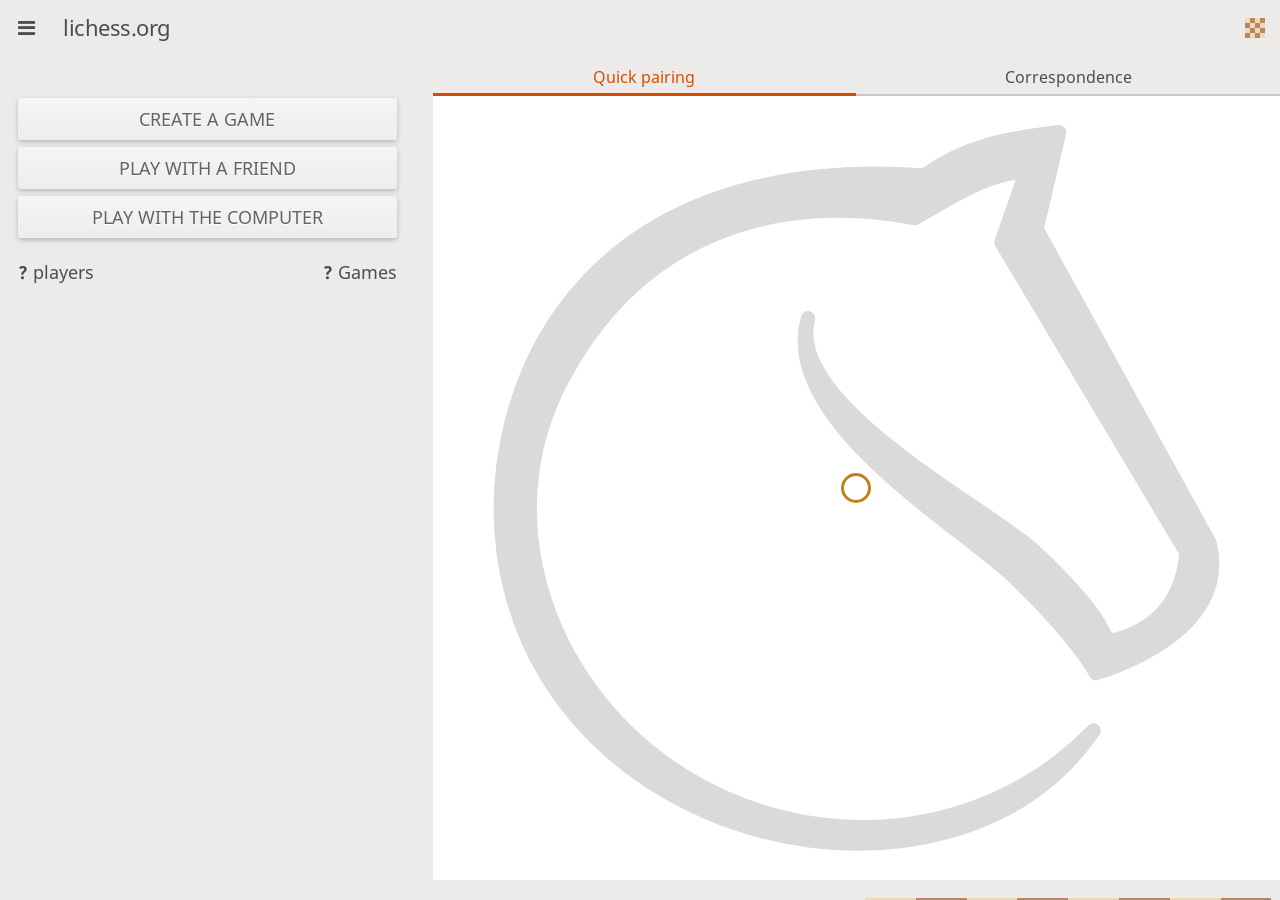
<file: index.html>
<!DOCTYPE html>
<html>
  <head>
    <meta charset="utf-8" />
    <meta name="color-scheme" content="dark light" />
    <meta name="format-detection" content="telephone=no" />
    <meta name="viewport" content="user-scalable=no, initial-scale=1.0, minimum-scale=1.0, width=device-width, viewport-fit=cover" />
    <meta http-equiv="Content-Security-Policy" content="default-src 'self' gap: data: https://ssl.gstatic.com; connect-src 'self' https://veloce.github.io https://explorer.lichess.ovh https://tablebase.lichess.ovh https://lichess.org wss://socket.lichess.org; script-src 'self' 'unsafe-inline'; child-src 'self' filesystem: gap://ready; style-src 'self' 'unsafe-inline'; img-src 'self' data: https://lichess.org; media-src 'self'">
    <title>mobile.lichess.org</title>
    <link rel="manifest" href="manifest.json">
    <link rel="preload" href="css/compiled/app.css" as="style" onload="this.onload=null;this.rel='stylesheet'">
    <link rel="preload" href="fonts/fontawesome-webfont.ttf?v=4.7.0" as="font" crossorigin>
    <link rel="preload" href="fonts/Noto-Sans.ttf" as="font" crossorigin>
    <link rel="modulepreload" href="i18n/en-GB.js" />
    <script>
      window.lichess = {
        mode: "release",
        apiEndPoint: "https://lichess.org",
        socketEndPoint: "wss://socket.lichess.org",
        packageVersion: "8.0.0+ble2.4.1",
      };
    </script>
    <script type="module" src="main.js"></script>
  </head>
  <body>
  </body>
</html>
</file>
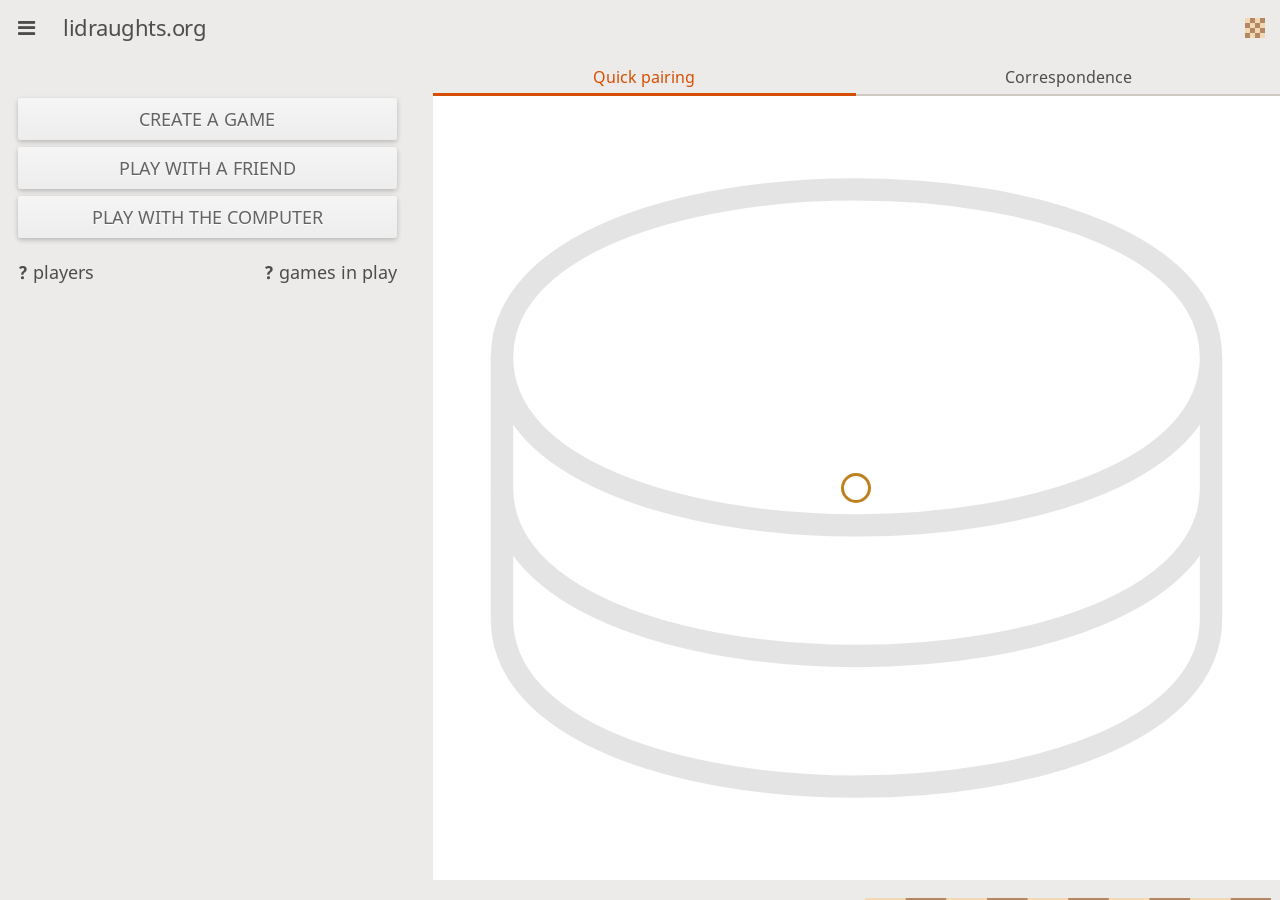
<file: apps/blidraughts/index.html>
<!DOCTYPE html>
<html>
  <head>
    <meta charset="utf-8" />
    <meta name="color-scheme" content="dark light" />
    <meta name="format-detection" content="telephone=no" />
    <meta name="viewport" content="user-scalable=no, initial-scale=1.0, minimum-scale=1.0, width=device-width, viewport-fit=cover" />
    <meta http-equiv="Content-Security-Policy" content="default-src 'self' gap: data: https://ssl.gstatic.com; connect-src 'self' https://roepstoep.github.io https://explorer.lidraughts.org https://tablebase.lidraughts.org https://lidraughts.org wss://socket.lidraughts.org; script-src 'self' 'unsafe-inline'; child-src 'self' filesystem: gap://ready; style-src 'self' 'unsafe-inline'; img-src 'self' data: https://lidraughts.org; media-src 'self'">
    <title>mobile.lidraughts.org</title>
    <link rel="manifest" href="manifest.json">
    <link rel="preload" href="css/compiled/app.css" as="style" onload="this.onload=null;this.rel='stylesheet'">
    <link rel="preload" href="fonts/fontawesome-webfont.ttf?v=4.7.0" as="font" crossorigin>
    <link rel="preload" href="fonts/Noto-Sans.ttf" as="font" crossorigin>
    <link rel="modulepreload" href="i18n/en-GB.js" />
    <script>
      window.lidraughts = {
        mode: "release",
        apiEndPoint: "https://lidraughts.org",
        socketEndPoint: "wss://socket.lidraughts.org",
        packageVersion: "2.3.0+ble2.4.0",
      };
    </script>
    <script type="module" src="main.js"></script>
  </head>
  <body>
  </body>
</html>
</file>
<file: css/compiled/app.css>
/* normalize.css v3.0.3 | MIT License | github.com/necolas/normalize.css */
html{-ms-text-size-adjust:100%;-webkit-text-size-adjust:100%}body{margin:0}a:active,a:hover{outline:0}abbr[title]{border-bottom:1px dotted}b,strong{font-weight:bold}dfn{font-style:italic}h1{font-size:2em;margin:.67em 0}mark{background:#ff0;color:#000}small{font-size:80%}sub,sup{font-size:75%;line-height:0;position:relative;vertical-align:baseline}sup{top:-.5em}sub{bottom:-.25em}figure{margin:1em 40px}hr{box-sizing:content-box;height:0}pre{overflow:auto}code,kbd,pre,samp{font-family:monospace,monospace;font-size:1em}button,input,optgroup,select,textarea{color:inherit;font:inherit;margin:0}button,select{text-transform:none}button,html input[type="button"],input[type="reset"],input[type="submit"]{-webkit-appearance:button}button::-moz-focus-inner,input::-moz-focus-inner{border:0;padding:0}input{line-height:normal}input[type="checkbox"],input[type="radio"]{box-sizing:border-box;padding:0}input[type="number"]::-webkit-inner-spin-button,input[type="number"]::-webkit-outer-spin-button{height:auto}input[type="search"]{-webkit-appearance:textfield;box-sizing:content-box}input[type="search"]::-webkit-search-cancel-button,input[type="search"]::-webkit-search-decoration{-webkit-appearance:none}fieldset{border:1px solid #c0c0c0;margin:0 2px;padding:.35em .625em .75em}legend{border:0;padding:0}optgroup{font-weight:bold}table{border-collapse:collapse;border-spacing:0}td,th{padding:0}*,*:after,*:before{box-sizing:border-box}html,body,div,span,applet,object,iframe,h1,h2,h3,h4,h5,h6,p,blockquote,pre,a,abbr,acronym,address,big,cite,code,del,dfn,em,img,ins,kbd,q,s,samp,small,strike,strong,sub,sup,tt,var,b,u,i,center,dl,dt,dd,ol,ul,li,fieldset,form,label,legend,table,caption,tbody,tfoot,thead,tr,th,td,article,aside,canvas,details,embed,figure,figcaption,footer,header,hgroup,menu,nav,output,ruby,section,summary,time,mark,audio,video{margin:0;padding:0;border:0;vertical-align:baseline}div,span,h1,h2,h3,h4,h5,h6,p,blockquote,pre,a,abbr,acronym,address,big,cite,code,del,dfn,em,img,ins,kbd,q,s,samp,small,strike,strong,sub,sup,tt,var,b,u,i,dl,dt,dd,ol,ul,li,fieldset,label,legend,button,table,caption,tbody,tfoot,thead,tr,th,td,article,aside,canvas,details,embed,figure,figcaption,footer,header,hgroup,menu,nav,output,section,summary{user-select:none;-webkit-user-select:none;-webkit-touch-callout:none}h1,h2,h3,h4,h5,h6{font-size:100%;font:inherit}article,aside,details,figcaption,figure,footer,header,hgroup,menu,nav,section{display:block}ol,ul{list-style:none}blockquote,q{quotes:none}blockquote:before,blockquote:after,q:before,q:after{content:'';content:none}table{border-collapse:collapse;border-spacing:0}@font-face{font-family:'Roboto';font-style:normal;font-weight:400;src:url("../../fonts/Roboto-Regular.ttf") format('truetype')}@font-face{font-family:'Roboto';font-style:normal;font-weight:700;src:url("../../fonts/Roboto-Bold.ttf") format('truetype')}@font-face{font-family:'Roboto';font-style:normal;font-weight:300;src:url("../../fonts/Roboto-Light.ttf") format('truetype')}@font-face{font-family:'Noto Sans';font-style:normal;font-weight:400;src:local('Noto Sans'),local('NotoSans'),url("../../fonts/Noto-Sans.ttf") format('truetype')}@font-face{font-family:'Noto Sans';font-style:normal;font-weight:700;src:local('Noto Sans Bold'),local('NotoSans-Bold'),url("../../fonts/Noto-SansBold.ttf") format('truetype')}@font-face{font-family:'ChessSansPiratf';font-style:normal;font-weight:400;src:url("../../fonts/ChessSansPiratf.ttf") format("truetype")}/*
 *  Font Awesome 4.7.0 by @davegandy - http://fontawesome.io - @fontawesome
 *  License - http://fontawesome.io/license (Font: SIL OFL 1.1, CSS: MIT License)
 */
@font-face{font-family:'FontAwesome';src:url("../../fonts/fontawesome-webfont.ttf?v=4.7.0") format('truetype');font-weight:normal;font-style:normal}.fa{display:inline-block;font:normal normal normal 14px/1 FontAwesome;font-size:inherit;text-rendering:auto;-webkit-font-smoothing:antialiased}.fa-lg{font-size:1.33333333em;line-height:.75em;vertical-align:-15%}.fa-2x{font-size:2em}.fa-3x{font-size:3em}.fa-4x{font-size:4em}.fa-5x{font-size:5em}.fa-fw{width:1.28571429em;text-align:center}.fa-ul{padding-left:0;margin-left:2.14285714em;list-style-type:none}.fa-ul > li{position:relative}.fa-li{position:absolute;left:-2.14285714em;width:2.14285714em;top:.14285714em;text-align:center}.fa-li.fa-lg{left:-1.85714286em}.fa-border{padding:.2em .25em .15em;border:solid .08em #eee;border-radius:.1em}.fa-pull-left{float:left}.fa-pull-right{float:right}.fa.fa-pull-left{margin-right:.3em}.fa.fa-pull-right{margin-left:.3em}.pull-right{float:right}.pull-left{float:left}.fa.pull-left{margin-right:.3em}.fa.pull-right{margin-left:.3em}.fa-spin{animation:fa-spin 2s infinite linear}.fa-pulse{animation:fa-spin 1s infinite steps(8)}.fa-rotate-90{-ms-filter:"progid:DXImageTransform.Microsoft.BasicImage(rotation=1)";transform:rotate(90deg)}.fa-rotate-180{-ms-filter:"progid:DXImageTransform.Microsoft.BasicImage(rotation=2)";transform:rotate(180deg)}.fa-rotate-270{-ms-filter:"progid:DXImageTransform.Microsoft.BasicImage(rotation=3)";transform:rotate(270deg)}.fa-flip-horizontal{-ms-filter:"progid:DXImageTransform.Microsoft.BasicImage(rotation=0, mirror=1)";transform:scale(-1,1)}.fa-flip-vertical{-ms-filter:"progid:DXImageTransform.Microsoft.BasicImage(rotation=2, mirror=1)";transform:scale(1,-1)}:root .fa-rotate-90,:root .fa-rotate-180,:root .fa-rotate-270,:root .fa-flip-horizontal,:root .fa-flip-vertical{filter:none}.fa-stack{position:relative;display:inline-block;width:2em;height:2em;line-height:2em;vertical-align:middle}.fa-stack-1x,.fa-stack-2x{position:absolute;left:0;width:100%;text-align:center}.fa-stack-1x{line-height:inherit}.fa-stack-2x{font-size:2em}.fa-inverse{color:#fff}.fa-glass:before{content:"\f000"}.fa-music:before{content:"\f001"}.fa-search:before{content:"\f002"}.fa-envelope-o:before{content:"\f003"}.fa-heart:before{content:"\f004"}.fa-star:before{content:"\f005"}.fa-star-o:before{content:"\f006"}.fa-user:before{content:"\f007"}.fa-film:before{content:"\f008"}.fa-th-large:before{content:"\f009"}.fa-th:before{content:"\f00a"}.fa-th-list:before{content:"\f00b"}.fa-check:before{content:"\f00c"}.fa-remove:before,.fa-close:before,.fa-times:before{content:"\f00d"}.fa-search-plus:before{content:"\f00e"}.fa-search-minus:before{content:"\f010"}.fa-power-off:before{content:"\f011"}.fa-signal:before{content:"\f012"}.fa-gear:before,.fa-cog:before{content:"\f013"}.fa-trash-o:before{content:"\f014"}.fa-home:before{content:"\f015"}.fa-file-o:before{content:"\f016"}.fa-clock-o:before{content:"\f017"}.fa-road:before{content:"\f018"}.fa-download:before{content:"\f019"}.fa-arrow-circle-o-down:before{content:"\f01a"}.fa-arrow-circle-o-up:before{content:"\f01b"}.fa-inbox:before{content:"\f01c"}.fa-play-circle-o:before{content:"\f01d"}.fa-rotate-right:before,.fa-repeat:before{content:"\f01e"}.fa-refresh:before{content:"\f021"}.fa-list-alt:before{content:"\f022"}.fa-lock:before{content:"\f023"}.fa-flag:before{content:"\f024"}.fa-headphones:before{content:"\f025"}.fa-volume-off:before{content:"\f026"}.fa-volume-down:before{content:"\f027"}.fa-volume-up:before{content:"\f028"}.fa-qrcode:before{content:"\f029"}.fa-barcode:before{content:"\f02a"}.fa-tag:before{content:"\f02b"}.fa-tags:before{content:"\f02c"}.fa-book:before{content:"\f02d"}.fa-bookmark:before{content:"\f02e"}.fa-print:before{content:"\f02f"}.fa-camera:before{content:"\f030"}.fa-font:before{content:"\f031"}.fa-bold:before{content:"\f032"}.fa-italic:before{content:"\f033"}.fa-text-height:before{content:"\f034"}.fa-text-width:before{content:"\f035"}.fa-align-left:before{content:"\f036"}.fa-align-center:before{content:"\f037"}.fa-align-right:before{content:"\f038"}.fa-align-justify:before{content:"\f039"}.fa-list:before{content:"\f03a"}.fa-dedent:before,.fa-outdent:before{content:"\f03b"}.fa-indent:before{content:"\f03c"}.fa-video-camera:before{content:"\f03d"}.fa-photo:before,.fa-image:before,.fa-picture-o:before{content:"\f03e"}.fa-pencil:before{content:"\f040"}.fa-map-marker:before{content:"\f041"}.fa-adjust:before{content:"\f042"}.fa-tint:before{content:"\f043"}.fa-edit:before,.fa-pencil-square-o:before{content:"\f044"}.fa-share-square-o:before{content:"\f045"}.fa-check-square-o:before{content:"\f046"}.fa-arrows:before{content:"\f047"}.fa-step-backward:before{content:"\f048"}.fa-fast-backward:before{content:"\f049"}.fa-backward:before{content:"\f04a"}.fa-play:before{content:"\f04b"}.fa-pause:before{content:"\f04c"}.fa-stop:before{content:"\f04d"}.fa-forward:before{content:"\f04e"}.fa-fast-forward:before{content:"\f050"}.fa-step-forward:before{content:"\f051"}.fa-eject:before{content:"\f052"}.fa-chevron-left:before{content:"\f053"}.fa-chevron-right:before{content:"\f054"}.fa-plus-circle:before{content:"\f055"}.fa-minus-circle:before{content:"\f056"}.fa-times-circle:before{content:"\f057"}.fa-check-circle:before{content:"\f058"}.fa-question-circle:before{content:"\f059"}.fa-info-circle:before{content:"\f05a"}.fa-crosshairs:before{content:"\f05b"}.fa-times-circle-o:before{content:"\f05c"}.fa-check-circle-o:before{content:"\f05d"}.fa-ban:before{content:"\f05e"}.fa-arrow-left:before{content:"\f060"}.fa-arrow-right:before{content:"\f061"}.fa-arrow-up:before{content:"\f062"}.fa-arrow-down:before{content:"\f063"}.fa-mail-forward:before,.fa-share:before{content:"\f064"}.fa-expand:before{content:"\f065"}.fa-compress:before{content:"\f066"}.fa-plus:before{content:"\f067"}.fa-minus:before{content:"\f068"}.fa-asterisk:before{content:"\f069"}.fa-exclamation-circle:before{content:"\f06a"}.fa-gift:before{content:"\f06b"}.fa-leaf:before{content:"\f06c"}.fa-fire:before{content:"\f06d"}.fa-eye:before{content:"\f06e"}.fa-eye-slash:before{content:"\f070"}.fa-warning:before,.fa-exclamation-triangle:before{content:"\f071"}.fa-plane:before{content:"\f072"}.fa-calendar:before{content:"\f073"}.fa-random:before{content:"\f074"}.fa-comment:before{content:"\f075"}.fa-magnet:before{content:"\f076"}.fa-chevron-up:before{content:"\f077"}.fa-chevron-down:before{content:"\f078"}.fa-retweet:before{content:"\f079"}.fa-shopping-cart:before{content:"\f07a"}.fa-folder:before{content:"\f07b"}.fa-folder-open:before{content:"\f07c"}.fa-arrows-v:before{content:"\f07d"}.fa-arrows-h:before{content:"\f07e"}.fa-bar-chart-o:before,.fa-bar-chart:before{content:"\f080"}.fa-twitter-square:before{content:"\f081"}.fa-facebook-square:before{content:"\f082"}.fa-camera-retro:before{content:"\f083"}.fa-key:before{content:"\f084"}.fa-gears:before,.fa-cogs:before{content:"\f085"}.fa-comments:before{content:"\f086"}.fa-thumbs-o-up:before{content:"\f087"}.fa-thumbs-o-down:before{content:"\f088"}.fa-star-half:before{content:"\f089"}.fa-heart-o:before{content:"\f08a"}.fa-sign-out:before{content:"\f08b"}.fa-linkedin-square:before{content:"\f08c"}.fa-thumb-tack:before{content:"\f08d"}.fa-external-link:before{content:"\f08e"}.fa-sign-in:before{content:"\f090"}.fa-trophy:before{content:"\f091"}.fa-github-square:before{content:"\f092"}.fa-upload:before{content:"\f093"}.fa-lemon-o:before{content:"\f094"}.fa-phone:before{content:"\f095"}.fa-square-o:before{content:"\f096"}.fa-bookmark-o:before{content:"\f097"}.fa-phone-square:before{content:"\f098"}.fa-twitter:before{content:"\f099"}.fa-facebook-f:before,.fa-facebook:before{content:"\f09a"}.fa-github:before{content:"\f09b"}.fa-unlock:before{content:"\f09c"}.fa-credit-card:before{content:"\f09d"}.fa-feed:before,.fa-rss:before{content:"\f09e"}.fa-hdd-o:before{content:"\f0a0"}.fa-bullhorn:before{content:"\f0a1"}.fa-bell:before{content:"\f0f3"}.fa-certificate:before{content:"\f0a3"}.fa-hand-o-right:before{content:"\f0a4"}.fa-hand-o-left:before{content:"\f0a5"}.fa-hand-o-up:before{content:"\f0a6"}.fa-hand-o-down:before{content:"\f0a7"}.fa-arrow-circle-left:before{content:"\f0a8"}.fa-arrow-circle-right:before{content:"\f0a9"}.fa-arrow-circle-up:before{content:"\f0aa"}.fa-arrow-circle-down:before{content:"\f0ab"}.fa-globe:before{content:"\f0ac"}.fa-wrench:before{content:"\f0ad"}.fa-tasks:before{content:"\f0ae"}.fa-filter:before{content:"\f0b0"}.fa-briefcase:before{content:"\f0b1"}.fa-arrows-alt:before{content:"\f0b2"}.fa-group:before,.fa-users:before{content:"\f0c0"}.fa-chain:before,.fa-link:before{content:"\f0c1"}.fa-cloud:before{content:"\f0c2"}.fa-flask:before{content:"\f0c3"}.fa-cut:before,.fa-scissors:before{content:"\f0c4"}.fa-copy:before,.fa-files-o:before{content:"\f0c5"}.fa-paperclip:before{content:"\f0c6"}.fa-save:before,.fa-floppy-o:before{content:"\f0c7"}.fa-square:before{content:"\f0c8"}.fa-navicon:before,.fa-reorder:before,.fa-bars:before{content:"\f0c9"}.fa-list-ul:before{content:"\f0ca"}.fa-list-ol:before{content:"\f0cb"}.fa-strikethrough:before{content:"\f0cc"}.fa-underline:before{content:"\f0cd"}.fa-table:before{content:"\f0ce"}.fa-magic:before{content:"\f0d0"}.fa-truck:before{content:"\f0d1"}.fa-pinterest:before{content:"\f0d2"}.fa-pinterest-square:before{content:"\f0d3"}.fa-google-plus-square:before{content:"\f0d4"}.fa-google-plus:before{content:"\f0d5"}.fa-money:before{content:"\f0d6"}.fa-caret-down:before{content:"\f0d7"}.fa-caret-up:before{content:"\f0d8"}.fa-caret-left:before{content:"\f0d9"}.fa-caret-right:before{content:"\f0da"}.fa-columns:before{content:"\f0db"}.fa-unsorted:before,.fa-sort:before{content:"\f0dc"}.fa-sort-down:before,.fa-sort-desc:before{content:"\f0dd"}.fa-sort-up:before,.fa-sort-asc:before{content:"\f0de"}.fa-envelope:before{content:"\f0e0"}.fa-linkedin:before{content:"\f0e1"}.fa-rotate-left:before,.fa-undo:before{content:"\f0e2"}.fa-legal:before,.fa-gavel:before{content:"\f0e3"}.fa-dashboard:before,.fa-tachometer:before{content:"\f0e4"}.fa-comment-o:before{content:"\f0e5"}.fa-comments-o:before{content:"\f0e6"}.fa-flash:before,.fa-bolt:before{content:"\f0e7"}.fa-sitemap:before{content:"\f0e8"}.fa-umbrella:before{content:"\f0e9"}.fa-paste:before,.fa-clipboard:before{content:"\f0ea"}.fa-lightbulb-o:before{content:"\f0eb"}.fa-exchange:before{content:"\f0ec"}.fa-cloud-download:before{content:"\f0ed"}.fa-cloud-upload:before{content:"\f0ee"}.fa-user-md:before{content:"\f0f0"}.fa-stethoscope:before{content:"\f0f1"}.fa-suitcase:before{content:"\f0f2"}.fa-bell-o:before{content:"\f0a2"}.fa-coffee:before{content:"\f0f4"}.fa-cutlery:before{content:"\f0f5"}.fa-file-text-o:before{content:"\f0f6"}.fa-building-o:before{content:"\f0f7"}.fa-hospital-o:before{content:"\f0f8"}.fa-ambulance:before{content:"\f0f9"}.fa-medkit:before{content:"\f0fa"}.fa-fighter-jet:before{content:"\f0fb"}.fa-beer:before{content:"\f0fc"}.fa-h-square:before{content:"\f0fd"}.fa-plus-square:before{content:"\f0fe"}.fa-angle-double-left:before{content:"\f100"}.fa-angle-double-right:before{content:"\f101"}.fa-angle-double-up:before{content:"\f102"}.fa-angle-double-down:before{content:"\f103"}.fa-angle-left:before{content:"\f104"}.fa-angle-right:before{content:"\f105"}.fa-angle-up:before{content:"\f106"}.fa-angle-down:before{content:"\f107"}.fa-desktop:before{content:"\f108"}.fa-laptop:before{content:"\f109"}.fa-tablet:before{content:"\f10a"}.fa-mobile-phone:before,.fa-mobile:before{content:"\f10b"}.fa-circle-o:before{content:"\f10c"}.fa-quote-left:before{content:"\f10d"}.fa-quote-right:before{content:"\f10e"}.fa-spinner:before{content:"\f110"}.fa-circle:before{content:"\f111"}.fa-mail-reply:before,.fa-reply:before{content:"\f112"}.fa-github-alt:before{content:"\f113"}.fa-folder-o:before{content:"\f114"}.fa-folder-open-o:before{content:"\f115"}.fa-smile-o:before{content:"\f118"}.fa-frown-o:before{content:"\f119"}.fa-meh-o:before{content:"\f11a"}.fa-gamepad:before{content:"\f11b"}.fa-keyboard-o:before{content:"\f11c"}.fa-flag-o:before{content:"\f11d"}.fa-flag-checkered:before{content:"\f11e"}.fa-terminal:before{content:"\f120"}.fa-code:before{content:"\f121"}.fa-mail-reply-all:before,.fa-reply-all:before{content:"\f122"}.fa-star-half-empty:before,.fa-star-half-full:before,.fa-star-half-o:before{content:"\f123"}.fa-location-arrow:before{content:"\f124"}.fa-crop:before{content:"\f125"}.fa-code-fork:before{content:"\f126"}.fa-unlink:before,.fa-chain-broken:before{content:"\f127"}.fa-question:before{content:"\f128"}.fa-info:before{content:"\f129"}.fa-exclamation:before{content:"\f12a"}.fa-superscript:before{content:"\f12b"}.fa-subscript:before{content:"\f12c"}.fa-eraser:before{content:"\f12d"}.fa-puzzle-piece:before{content:"\f12e"}.fa-microphone:before{content:"\f130"}.fa-microphone-slash:before{content:"\f131"}.fa-shield:before{content:"\f132"}.fa-calendar-o:before{content:"\f133"}.fa-fire-extinguisher:before{content:"\f134"}.fa-rocket:before{content:"\f135"}.fa-maxcdn:before{content:"\f136"}.fa-chevron-circle-left:before{content:"\f137"}.fa-chevron-circle-right:before{content:"\f138"}.fa-chevron-circle-up:before{content:"\f139"}.fa-chevron-circle-down:before{content:"\f13a"}.fa-html5:before{content:"\f13b"}.fa-css3:before{content:"\f13c"}.fa-anchor:before{content:"\f13d"}.fa-unlock-alt:before{content:"\f13e"}.fa-bullseye:before{content:"\f140"}.fa-ellipsis-h:before{content:"\f141"}.fa-ellipsis-v:before{content:"\f142"}.fa-rss-square:before{content:"\f143"}.fa-play-circle:before{content:"\f144"}.fa-ticket:before{content:"\f145"}.fa-minus-square:before{content:"\f146"}.fa-minus-square-o:before{content:"\f147"}.fa-level-up:before{content:"\f148"}.fa-level-down:before{content:"\f149"}.fa-check-square:before{content:"\f14a"}.fa-pencil-square:before{content:"\f14b"}.fa-external-link-square:before{content:"\f14c"}.fa-share-square:before{content:"\f14d"}.fa-compass:before{content:"\f14e"}.fa-toggle-down:before,.fa-caret-square-o-down:before{content:"\f150"}.fa-toggle-up:before,.fa-caret-square-o-up:before{content:"\f151"}.fa-toggle-right:before,.fa-caret-square-o-right:before{content:"\f152"}.fa-euro:before,.fa-eur:before{content:"\f153"}.fa-gbp:before{content:"\f154"}.fa-dollar:before,.fa-usd:before{content:"\f155"}.fa-rupee:before,.fa-inr:before{content:"\f156"}.fa-cny:before,.fa-rmb:before,.fa-yen:before,.fa-jpy:before{content:"\f157"}.fa-ruble:before,.fa-rouble:before,.fa-rub:before{content:"\f158"}.fa-won:before,.fa-krw:before{content:"\f159"}.fa-bitcoin:before,.fa-btc:before{content:"\f15a"}.fa-file:before{content:"\f15b"}.fa-file-text:before{content:"\f15c"}.fa-sort-alpha-asc:before{content:"\f15d"}.fa-sort-alpha-desc:before{content:"\f15e"}.fa-sort-amount-asc:before{content:"\f160"}.fa-sort-amount-desc:before{content:"\f161"}.fa-sort-numeric-asc:before{content:"\f162"}.fa-sort-numeric-desc:before{content:"\f163"}.fa-thumbs-up:before{content:"\f164"}.fa-thumbs-down:before{content:"\f165"}.fa-youtube-square:before{content:"\f166"}.fa-youtube:before{content:"\f167"}.fa-xing:before{content:"\f168"}.fa-xing-square:before{content:"\f169"}.fa-youtube-play:before{content:"\f16a"}.fa-dropbox:before{content:"\f16b"}.fa-stack-overflow:before{content:"\f16c"}.fa-instagram:before{content:"\f16d"}.fa-flickr:before{content:"\f16e"}.fa-adn:before{content:"\f170"}.fa-bitbucket:before{content:"\f171"}.fa-bitbucket-square:before{content:"\f172"}.fa-tumblr:before{content:"\f173"}.fa-tumblr-square:before{content:"\f174"}.fa-long-arrow-down:before{content:"\f175"}.fa-long-arrow-up:before{content:"\f176"}.fa-long-arrow-left:before{content:"\f177"}.fa-long-arrow-right:before{content:"\f178"}.fa-apple:before{content:"\f179"}.fa-windows:before{content:"\f17a"}.fa-android:before{content:"\f17b"}.fa-linux:before{content:"\f17c"}.fa-dribbble:before{content:"\f17d"}.fa-skype:before{content:"\f17e"}.fa-foursquare:before{content:"\f180"}.fa-trello:before{content:"\f181"}.fa-female:before{content:"\f182"}.fa-male:before{content:"\f183"}.fa-gittip:before,.fa-gratipay:before{content:"\f184"}.fa-sun-o:before{content:"\f185"}.fa-moon-o:before{content:"\f186"}.fa-archive:before{content:"\f187"}.fa-bug:before{content:"\f188"}.fa-vk:before{content:"\f189"}.fa-weibo:before{content:"\f18a"}.fa-renren:before{content:"\f18b"}.fa-pagelines:before{content:"\f18c"}.fa-stack-exchange:before{content:"\f18d"}.fa-arrow-circle-o-right:before{content:"\f18e"}.fa-arrow-circle-o-left:before{content:"\f190"}.fa-toggle-left:before,.fa-caret-square-o-left:before{content:"\f191"}.fa-dot-circle-o:before{content:"\f192"}.fa-wheelchair:before{content:"\f193"}.fa-vimeo-square:before{content:"\f194"}.fa-turkish-lira:before,.fa-try:before{content:"\f195"}.fa-plus-square-o:before{content:"\f196"}.fa-space-shuttle:before{content:"\f197"}.fa-slack:before{content:"\f198"}.fa-envelope-square:before{content:"\f199"}.fa-wordpress:before{content:"\f19a"}.fa-openid:before{content:"\f19b"}.fa-institution:before,.fa-bank:before,.fa-university:before{content:"\f19c"}.fa-mortar-board:before,.fa-graduation-cap:before{content:"\f19d"}.fa-yahoo:before{content:"\f19e"}.fa-google:before{content:"\f1a0"}.fa-reddit:before{content:"\f1a1"}.fa-reddit-square:before{content:"\f1a2"}.fa-stumbleupon-circle:before{content:"\f1a3"}.fa-stumbleupon:before{content:"\f1a4"}.fa-delicious:before{content:"\f1a5"}.fa-digg:before{content:"\f1a6"}.fa-pied-piper-pp:before{content:"\f1a7"}.fa-pied-piper-alt:before{content:"\f1a8"}.fa-drupal:before{content:"\f1a9"}.fa-joomla:before{content:"\f1aa"}.fa-language:before{content:"\f1ab"}.fa-fax:before{content:"\f1ac"}.fa-building:before{content:"\f1ad"}.fa-child:before{content:"\f1ae"}.fa-paw:before{content:"\f1b0"}.fa-spoon:before{content:"\f1b1"}.fa-cube:before{content:"\f1b2"}.fa-cubes:before{content:"\f1b3"}.fa-behance:before{content:"\f1b4"}.fa-behance-square:before{content:"\f1b5"}.fa-steam:before{content:"\f1b6"}.fa-steam-square:before{content:"\f1b7"}.fa-recycle:before{content:"\f1b8"}.fa-automobile:before,.fa-car:before{content:"\f1b9"}.fa-cab:before,.fa-taxi:before{content:"\f1ba"}.fa-tree:before{content:"\f1bb"}.fa-spotify:before{content:"\f1bc"}.fa-deviantart:before{content:"\f1bd"}.fa-soundcloud:before{content:"\f1be"}.fa-database:before{content:"\f1c0"}.fa-file-pdf-o:before{content:"\f1c1"}.fa-file-word-o:before{content:"\f1c2"}.fa-file-excel-o:before{content:"\f1c3"}.fa-file-powerpoint-o:before{content:"\f1c4"}.fa-file-photo-o:before,.fa-file-picture-o:before,.fa-file-image-o:before{content:"\f1c5"}.fa-file-zip-o:before,.fa-file-archive-o:before{content:"\f1c6"}.fa-file-sound-o:before,.fa-file-audio-o:before{content:"\f1c7"}.fa-file-movie-o:before,.fa-file-video-o:before{content:"\f1c8"}.fa-file-code-o:before{content:"\f1c9"}.fa-vine:before{content:"\f1ca"}.fa-codepen:before{content:"\f1cb"}.fa-jsfiddle:before{content:"\f1cc"}.fa-life-bouy:before,.fa-life-buoy:before,.fa-life-saver:before,.fa-support:before,.fa-life-ring:before{content:"\f1cd"}.fa-circle-o-notch:before{content:"\f1ce"}.fa-ra:before,.fa-resistance:before,.fa-rebel:before{content:"\f1d0"}.fa-ge:before,.fa-empire:before{content:"\f1d1"}.fa-git-square:before{content:"\f1d2"}.fa-git:before{content:"\f1d3"}.fa-y-combinator-square:before,.fa-yc-square:before,.fa-hacker-news:before{content:"\f1d4"}.fa-tencent-weibo:before{content:"\f1d5"}.fa-qq:before{content:"\f1d6"}.fa-wechat:before,.fa-weixin:before{content:"\f1d7"}.fa-send:before,.fa-paper-plane:before{content:"\f1d8"}.fa-send-o:before,.fa-paper-plane-o:before{content:"\f1d9"}.fa-history:before{content:"\f1da"}.fa-circle-thin:before{content:"\f1db"}.fa-header:before{content:"\f1dc"}.fa-paragraph:before{content:"\f1dd"}.fa-sliders:before{content:"\f1de"}.fa-share-alt:before{content:"\f1e0"}.fa-share-alt-square:before{content:"\f1e1"}.fa-bomb:before{content:"\f1e2"}.fa-soccer-ball-o:before,.fa-futbol-o:before{content:"\f1e3"}.fa-tty:before{content:"\f1e4"}.fa-binoculars:before{content:"\f1e5"}.fa-plug:before{content:"\f1e6"}.fa-slideshare:before{content:"\f1e7"}.fa-twitch:before{content:"\f1e8"}.fa-yelp:before{content:"\f1e9"}.fa-newspaper-o:before{content:"\f1ea"}.fa-wifi:before{content:"\f1eb"}.fa-calculator:before{content:"\f1ec"}.fa-paypal:before{content:"\f1ed"}.fa-google-wallet:before{content:"\f1ee"}.fa-cc-visa:before{content:"\f1f0"}.fa-cc-mastercard:before{content:"\f1f1"}.fa-cc-discover:before{content:"\f1f2"}.fa-cc-amex:before{content:"\f1f3"}.fa-cc-paypal:before{content:"\f1f4"}.fa-cc-stripe:before{content:"\f1f5"}.fa-bell-slash:before{content:"\f1f6"}.fa-bell-slash-o:before{content:"\f1f7"}.fa-trash:before{content:"\f1f8"}.fa-copyright:before{content:"\f1f9"}.fa-at:before{content:"\f1fa"}.fa-eyedropper:before{content:"\f1fb"}.fa-paint-brush:before{content:"\f1fc"}.fa-birthday-cake:before{content:"\f1fd"}.fa-area-chart:before{content:"\f1fe"}.fa-pie-chart:before{content:"\f200"}.fa-line-chart:before{content:"\f201"}.fa-lastfm:before{content:"\f202"}.fa-lastfm-square:before{content:"\f203"}.fa-toggle-off:before{content:"\f204"}.fa-toggle-on:before{content:"\f205"}.fa-bicycle:before{content:"\f206"}.fa-bus:before{content:"\f207"}.fa-ioxhost:before{content:"\f208"}.fa-angellist:before{content:"\f209"}.fa-cc:before{content:"\f20a"}.fa-shekel:before,.fa-sheqel:before,.fa-ils:before{content:"\f20b"}.fa-meanpath:before{content:"\f20c"}.fa-buysellads:before{content:"\f20d"}.fa-connectdevelop:before{content:"\f20e"}.fa-dashcube:before{content:"\f210"}.fa-forumbee:before{content:"\f211"}.fa-leanpub:before{content:"\f212"}.fa-sellsy:before{content:"\f213"}.fa-shirtsinbulk:before{content:"\f214"}.fa-simplybuilt:before{content:"\f215"}.fa-skyatlas:before{content:"\f216"}.fa-cart-plus:before{content:"\f217"}.fa-cart-arrow-down:before{content:"\f218"}.fa-diamond:before{content:"\f219"}.fa-ship:before{content:"\f21a"}.fa-user-secret:before{content:"\f21b"}.fa-motorcycle:before{content:"\f21c"}.fa-street-view:before{content:"\f21d"}.fa-heartbeat:before{content:"\f21e"}.fa-venus:before{content:"\f221"}.fa-mars:before{content:"\f222"}.fa-mercury:before{content:"\f223"}.fa-intersex:before,.fa-transgender:before{content:"\f224"}.fa-transgender-alt:before{content:"\f225"}.fa-venus-double:before{content:"\f226"}.fa-mars-double:before{content:"\f227"}.fa-venus-mars:before{content:"\f228"}.fa-mars-stroke:before{content:"\f229"}.fa-mars-stroke-v:before{content:"\f22a"}.fa-mars-stroke-h:before{content:"\f22b"}.fa-neuter:before{content:"\f22c"}.fa-genderless:before{content:"\f22d"}.fa-facebook-official:before{content:"\f230"}.fa-pinterest-p:before{content:"\f231"}.fa-whatsapp:before{content:"\f232"}.fa-server:before{content:"\f233"}.fa-user-plus:before{content:"\f234"}.fa-user-times:before{content:"\f235"}.fa-hotel:before,.fa-bed:before{content:"\f236"}.fa-viacoin:before{content:"\f237"}.fa-train:before{content:"\f238"}.fa-subway:before{content:"\f239"}.fa-medium:before{content:"\f23a"}.fa-yc:before,.fa-y-combinator:before{content:"\f23b"}.fa-optin-monster:before{content:"\f23c"}.fa-opencart:before{content:"\f23d"}.fa-expeditedssl:before{content:"\f23e"}.fa-battery-4:before,.fa-battery:before,.fa-battery-full:before{content:"\f240"}.fa-battery-3:before,.fa-battery-three-quarters:before{content:"\f241"}.fa-battery-2:before,.fa-battery-half:before{content:"\f242"}.fa-battery-1:before,.fa-battery-quarter:before{content:"\f243"}.fa-battery-0:before,.fa-battery-empty:before{content:"\f244"}.fa-mouse-pointer:before{content:"\f245"}.fa-i-cursor:before{content:"\f246"}.fa-object-group:before{content:"\f247"}.fa-object-ungroup:before{content:"\f248"}.fa-sticky-note:before{content:"\f249"}.fa-sticky-note-o:before{content:"\f24a"}.fa-cc-jcb:before{content:"\f24b"}.fa-cc-diners-club:before{content:"\f24c"}.fa-clone:before{content:"\f24d"}.fa-balance-scale:before{content:"\f24e"}.fa-hourglass-o:before{content:"\f250"}.fa-hourglass-1:before,.fa-hourglass-start:before{content:"\f251"}.fa-hourglass-2:before,.fa-hourglass-half:before{content:"\f252"}.fa-hourglass-3:before,.fa-hourglass-end:before{content:"\f253"}.fa-hourglass:before{content:"\f254"}.fa-hand-grab-o:before,.fa-hand-rock-o:before{content:"\f255"}.fa-hand-stop-o:before,.fa-hand-paper-o:before{content:"\f256"}.fa-hand-scissors-o:before{content:"\f257"}.fa-hand-lizard-o:before{content:"\f258"}.fa-hand-spock-o:before{content:"\f259"}.fa-hand-pointer-o:before{content:"\f25a"}.fa-hand-peace-o:before{content:"\f25b"}.fa-trademark:before{content:"\f25c"}.fa-registered:before{content:"\f25d"}.fa-creative-commons:before{content:"\f25e"}.fa-gg:before{content:"\f260"}.fa-gg-circle:before{content:"\f261"}.fa-tripadvisor:before{content:"\f262"}.fa-odnoklassniki:before{content:"\f263"}.fa-odnoklassniki-square:before{content:"\f264"}.fa-get-pocket:before{content:"\f265"}.fa-wikipedia-w:before{content:"\f266"}.fa-safari:before{content:"\f267"}.fa-chrome:before{content:"\f268"}.fa-firefox:before{content:"\f269"}.fa-opera:before{content:"\f26a"}.fa-internet-explorer:before{content:"\f26b"}.fa-tv:before,.fa-television:before{content:"\f26c"}.fa-contao:before{content:"\f26d"}.fa-500px:before{content:"\f26e"}.fa-amazon:before{content:"\f270"}.fa-calendar-plus-o:before{content:"\f271"}.fa-calendar-minus-o:before{content:"\f272"}.fa-calendar-times-o:before{content:"\f273"}.fa-calendar-check-o:before{content:"\f274"}.fa-industry:before{content:"\f275"}.fa-map-pin:before{content:"\f276"}.fa-map-signs:before{content:"\f277"}.fa-map-o:before{content:"\f278"}.fa-map:before{content:"\f279"}.fa-commenting:before{content:"\f27a"}.fa-commenting-o:before{content:"\f27b"}.fa-houzz:before{content:"\f27c"}.fa-vimeo:before{content:"\f27d"}.fa-black-tie:before{content:"\f27e"}.fa-fonticons:before{content:"\f280"}.fa-reddit-alien:before{content:"\f281"}.fa-edge:before{content:"\f282"}.fa-credit-card-alt:before{content:"\f283"}.fa-codiepie:before{content:"\f284"}.fa-modx:before{content:"\f285"}.fa-fort-awesome:before{content:"\f286"}.fa-usb:before{content:"\f287"}.fa-product-hunt:before{content:"\f288"}.fa-mixcloud:before{content:"\f289"}.fa-scribd:before{content:"\f28a"}.fa-pause-circle:before{content:"\f28b"}.fa-pause-circle-o:before{content:"\f28c"}.fa-stop-circle:before{content:"\f28d"}.fa-stop-circle-o:before{content:"\f28e"}.fa-shopping-bag:before{content:"\f290"}.fa-shopping-basket:before{content:"\f291"}.fa-hashtag:before{content:"\f292"}.fa-bluetooth:before{content:"\f293"}.fa-bluetooth-b:before{content:"\f294"}.fa-percent:before{content:"\f295"}.fa-gitlab:before{content:"\f296"}.fa-wpbeginner:before{content:"\f297"}.fa-wpforms:before{content:"\f298"}.fa-envira:before{content:"\f299"}.fa-universal-access:before{content:"\f29a"}.fa-wheelchair-alt:before{content:"\f29b"}.fa-question-circle-o:before{content:"\f29c"}.fa-blind:before{content:"\f29d"}.fa-audio-description:before{content:"\f29e"}.fa-volume-control-phone:before{content:"\f2a0"}.fa-braille:before{content:"\f2a1"}.fa-assistive-listening-systems:before{content:"\f2a2"}.fa-asl-interpreting:before,.fa-american-sign-language-interpreting:before{content:"\f2a3"}.fa-deafness:before,.fa-hard-of-hearing:before,.fa-deaf:before{content:"\f2a4"}.fa-glide:before{content:"\f2a5"}.fa-glide-g:before{content:"\f2a6"}.fa-signing:before,.fa-sign-language:before{content:"\f2a7"}.fa-low-vision:before{content:"\f2a8"}.fa-viadeo:before{content:"\f2a9"}.fa-viadeo-square:before{content:"\f2aa"}.fa-snapchat:before{content:"\f2ab"}.fa-snapchat-ghost:before{content:"\f2ac"}.fa-snapchat-square:before{content:"\f2ad"}.fa-pied-piper:before{content:"\f2ae"}.fa-first-order:before{content:"\f2b0"}.fa-yoast:before{content:"\f2b1"}.fa-themeisle:before{content:"\f2b2"}.fa-google-plus-circle:before,.fa-google-plus-official:before{content:"\f2b3"}.fa-fa:before,.fa-font-awesome:before{content:"\f2b4"}.fa-handshake-o:before{content:"\f2b5"}.fa-envelope-open:before{content:"\f2b6"}.fa-envelope-open-o:before{content:"\f2b7"}.fa-linode:before{content:"\f2b8"}.fa-address-book:before{content:"\f2b9"}.fa-address-book-o:before{content:"\f2ba"}.fa-vcard:before,.fa-address-card:before{content:"\f2bb"}.fa-vcard-o:before,.fa-address-card-o:before{content:"\f2bc"}.fa-user-circle:before{content:"\f2bd"}.fa-user-circle-o:before{content:"\f2be"}.fa-user-o:before{content:"\f2c0"}.fa-id-badge:before{content:"\f2c1"}.fa-drivers-license:before,.fa-id-card:before{content:"\f2c2"}.fa-drivers-license-o:before,.fa-id-card-o:before{content:"\f2c3"}.fa-quora:before{content:"\f2c4"}.fa-free-code-camp:before{content:"\f2c5"}.fa-telegram:before{content:"\f2c6"}.fa-thermometer-4:before,.fa-thermometer:before,.fa-thermometer-full:before{content:"\f2c7"}.fa-thermometer-3:before,.fa-thermometer-three-quarters:before{content:"\f2c8"}.fa-thermometer-2:before,.fa-thermometer-half:before{content:"\f2c9"}.fa-thermometer-1:before,.fa-thermometer-quarter:before{content:"\f2ca"}.fa-thermometer-0:before,.fa-thermometer-empty:before{content:"\f2cb"}.fa-shower:before{content:"\f2cc"}.fa-bathtub:before,.fa-s15:before,.fa-bath:before{content:"\f2cd"}.fa-podcast:before{content:"\f2ce"}.fa-window-maximize:before{content:"\f2d0"}.fa-window-minimize:before{content:"\f2d1"}.fa-window-restore:before{content:"\f2d2"}.fa-times-rectangle:before,.fa-window-close:before{content:"\f2d3"}.fa-times-rectangle-o:before,.fa-window-close-o:before{content:"\f2d4"}.fa-bandcamp:before{content:"\f2d5"}.fa-grav:before{content:"\f2d6"}.fa-etsy:before{content:"\f2d7"}.fa-imdb:before{content:"\f2d8"}.fa-ravelry:before{content:"\f2d9"}.fa-eercast:before{content:"\f2da"}.fa-microchip:before{content:"\f2db"}.fa-snowflake-o:before{content:"\f2dc"}.fa-superpowers:before{content:"\f2dd"}.fa-wpexplorer:before{content:"\f2de"}.fa-meetup:before{content:"\f2e0"}.sr-only{position:absolute;width:1px;height:1px;padding:0;margin:-1px;overflow:hidden;clip:rect(0,0,0,0);border:0}.sr-only-focusable:active,.sr-only-focusable:focus{position:static;width:auto;height:auto;margin:0;overflow:visible;clip:auto}@keyframes fa-spin{0%{transform:rotate(0deg)}100%{transform:rotate(359deg)}}@charset "UTF-8";
@font-face{font-family:"lichess";src:url("../../fonts/lichess.woff2") format("woff2");font-weight:normal;font-style:normal}[data-icon]:before{font-family:"lichess" !important;content:attr(data-icon);font-style:normal !important;font-weight:normal !important;font-variant:normal !important;text-transform:none !important;speak:none;line-height:1;-webkit-font-smoothing:antialiased}:root{--sat:env(safe-area-inset-top);--sar:env(safe-area-inset-right);--sab:env(safe-area-inset-bottom);--sal:env(safe-area-inset-left);--content-height:calc(100vh - 56px - env(safe-area-inset-top));--board-side-land:calc(100vh - 56px - env(safe-area-inset-top));--board-side-land-tablet:calc(100vh - 56px - 6vh - env(safe-area-inset-top))}a{color:#3893e8;text-decoration:none}.external_link::before{content:"\f08e";display:inline-block;font:normal normal normal 14px/1 FontAwesome;font-size:inherit;text-rendering:auto;-webkit-font-smoothing:antialiased}.allow_select{-webkit-user-select:text;user-select:text}.loader_container{flex:1 1 auto;display:flex;align-items:center;justify-content:center}.withLink{text-decoration:underline}.withLink:after{content:"\f08e";margin-left:5px;display:inline-block;font:normal normal normal 14px/1 FontAwesome;font-size:inherit;text-rendering:auto;-webkit-font-smoothing:antialiased}.svg_icon{width:24px;height:24px}.svg_icon > .svg_icon_inner{font-size:inherit;color:inherit;line-height:inherit;height:100%}.svg_icon > .svg_icon_inner > svg{height:100%;width:100%;fill:currentcolor;color:inherit}input,textarea{-webkit-appearance:none}textarea{resize:none}span.fa{margin-right:.5em}.disabled,:disabled{opacity:.5}.hide{display:none}.clearfix:after{content:".";visibility:hidden;display:block;height:0;clear:both}.small{font-size:.85em}.scroller{overflow:hidden}.scroller.page{height:100%}.module-tabs{height:100%}.native_scroller{overflow-y:auto;-webkit-overflow-scrolling:touch}.vertical_align{position:relative;top:50%;transform:translateY(-50%)}.box{background-color:#26241f}.items_list_block > .list_item{padding:15px 0}.list_item{position:relative;line-height:1.5em;padding:.8em;border-bottom:1px solid #2b2923;word-wrap:break-word}.list_item > td{padding:15px 0;line-height:20px}.list_item > td:first-child{padding-left:10px}.list_item > td:last-child{padding-right:10px}.list_item:before{margin-right:10px}.list_item:last-child{border-bottom:none}.list_item.odd{background-color:#302e27}.list_item.active{background:#23211d}.list_item.bglight{border-bottom-color:#d6d1cc}.list_item.bglight.active{background-color:#eceae7}.list_item.odd,.list_item.even{border-bottom:none}.nav:after{content:"\f054";display:inline-block;font:normal normal normal 14px/1 FontAwesome;font-size:inherit;text-rendering:auto;-webkit-font-smoothing:antialiased;position:absolute;right:10px;opacity:.6;line-height:20px}.refresh:after{content:"\f021";display:inline-block;font:normal normal normal 14px/1 FontAwesome;font-size:inherit;text-rendering:auto;-webkit-font-smoothing:antialiased;position:absolute;right:10px;opacity:.6;line-height:20px}.noPadding > .list_item{padding:15px 0}.noPadding > .list_item.nav:after{right:0}.userStatus{font-size:15px}.userStatus.online{color:#759900}.userStatus.offline{opacity:.6}.patron{font-family:"lichess" !important;font-size:1.2em;content:attr(data-icon);margin-right:5px;width:1.2em;display:inline-block;vertical-align:-.15em}.patron.is-green{color:#759900}.withIcon[data-icon]:before{margin-right:3px;vertical-align:middle}.contentTitle{text-align:left;font-weight:bold;color:#bf811d;margin:15px 0 5px}.globalSpinner{position:absolute;left:calc(50% - 22.5px);top:calc(50% - 22.5px);z-index:100000;background-color:#fff;border-radius:50%;box-shadow:1px 2px 2px 0 rgba(0,0,0,0.1);transform:translateZ(0)}.berserk{color:#d85000}.miniUser{padding:10px}.miniUser > .title{display:flex;justify-content:space-between;margin-bottom:1em}.miniUser > .warning{margin-bottom:1em}.miniUser > .mini_perfs{display:flex;justify-content:space-around;flex-flow:row wrap}.miniUser > .mini_perfs > .perf{flex:0 1 25%;text-align:center;margin-bottom:5px}.miniUser > .score_wrapper{text-align:center;margin-top:1em}.miniUser > .score_wrapper > .score{font-weight:bold}.miniUser > .mini_user_actions_wrapper{margin-top:10px}.color-icon:before{font-family:"lichess" !important;vertical-align:middle;margin-right:5px}.color-icon.random:before{content:"l"}.color-icon.white:before{content:"J"}.color-icon.black:before{content:"K"}.color-icon.light.white:before{content:"K"}.color-icon.light.black:before{content:"J"}.actions_bar{display:flex;flex-flow:row nowrap;justify-content:flex-end;padding:0;flex:0 0 45px;width:100%;overflow:hidden;margin-bottom:env(safe-area-inset-bottom)}@media only screen and (orientation:portrait) and (min-width:768px) and (min-height:768px){.actions_bar{flex:0 0 55px}}.chip{font-family:'Noto Sans',sans-serif;position:absolute;font-size:10px;font-weight:bold;line-height:1.2em;letter-spacing:0;color:#161512;border:3px solid #161512;border-radius:50%;height:19px;width:19px;top:5px;right:5px;background:#bf811d}signal{display:flex;align-items:flex-end;height:1.5em;width:2.25em}signal > i{flex-basis:20%;margin-left:1px;height:40%;background-color:#759900}signal > i:nth-child(2){height:60%}signal > i:nth-child(3){height:80%}signal > i:nth-child(4){height:100%}signal.q1 > i{background-color:#dc322f}signal.q2 > i{background-color:#d59120}signal > i.off{background-color:#999}.countdown-timer{display:inline;font-weight:bold;font-family:'Roboto'}.piece-no-square{width:64px;height:64px;position:relative;margin-right:10px}.piece-no-square > piece{width:100%;height:100%}.defaultForm .form-error{width:80%;margin:0 auto;margin-bottom:10px}.defaultForm .field{margin-top:1em}.defaultForm .field > input{color:#404040;width:80%;margin:0 auto;display:block;width:80%;margin:0 auto;height:50px;background:#fff;border-radius:5px;border:1px solid #ddd;padding:0 15px}.defaultForm .submit{margin-top:1em;display:flex;justify-content:center}.check_container{display:flex;justify-content:space-between;align-items:center;min-height:30px}.check_container > label{width:100%}.check_container > input[type='checkbox']{margin-left:10px}.check_container.small{min-height:25px}.check_container.small input[type='checkbox']{height:25px;border-radius:12px}.check_container.small input[type='checkbox']:after{width:15px;height:15px}.check_container.small input[type='checkbox']:checked:after{left:38px}input[type='text']{border:none}input[type='checkbox']{flex:0 0 45px;position:relative;margin:0;border:none;height:26px;border-radius:15px;background-color:#6b6b6b;transition:background-color 250ms ease-out;outline:none}input[type='checkbox']:checked{background-color:#598c20}input[type='checkbox']:after{content:'';display:inline-block;position:absolute;top:0;left:0;width:26px;height:26px;border-radius:50%;background:linear-gradient(to bottom,#3c3934,#33312e 100%);transition:left 200ms;box-shadow:0 1px 2.5px rgba(0,0,0,0.3)}input[type='checkbox']:checked:after{left:20px}.select_input{background:#525252;color:#bbb;height:40px;line-height:40px;padding:0 10px;font-size:.85em;position:relative;margin-top:15px;box-shadow:0 1px 2px 0 rgba(0,0,0,0.1)}.select_input.inline{display:inline-block;width:49%;margin-right:2%}.select_input.inline:last-child{margin-right:0}.select_input.inline select{padding-right:0}.select_input.inline label:after{content:""}.select_input select{background:transparent;border:none;outline:none;width:100%;position:absolute;left:0;-webkit-appearance:none;padding-left:90px;padding-right:25px;height:40px;line-height:40px}.select_input.large_label select{padding-left:150px}.select_input.no_label select{padding-left:10px}.select_input label{padding:0;color:#969696}.select_input label:after{content:"▼";font-size:.8em;position:absolute;right:10px;color:#5f5f5f}.nice-radio{display:inline-block;clear:both;width:50%}.nice-radio label{width:100%;height:40px;border-bottom:2px solid #4c4c4c}.nice-radio input.radio:empty{display:none}.nice-radio input.radio:empty + label{position:relative;float:left;line-height:40px;padding:0 20px;font-size:.9em;-webkit-tap-highlight-color:rgba(0,0,0,0)}.nice-radio input.radio:empty + label:after{position:absolute;display:block;bottom:12px;left:0;content:'';text-align:left;width:2.5em}.nice-radio input.radio:checked + label{color:#3b93da;border-color:#3b93da;padding-left:30px}.nice-radio input.radio:checked + label:after{display:inline-block;font:normal normal normal 14px/1 FontAwesome;padding-top:20px;font-size:inherit;text-rendering:auto;-webkit-font-smoothing:antialiased;-moz-osx-font-smoothing:grayscale;content:"\f00c";text-indent:.9em}.text_input_container{display:flex;justify-content:space-between;align-items:center;min-height:30px}.forms-rangeSlider{display:flex;flex-flow:row nowrap;justify-content:space-between;align-items:center}.forms-rangeSlider > label{flex:1 0 auto}.forms-rangeSlider > input{width:40%}.forms-rangeSlider > .forms-sliderValue{flex:0 0 45px;text-align:right}input[type=range]{height:25px;-webkit-appearance:none;background:transparent}input[type=range]::-webkit-slider-runnable-track{width:100%;height:5px;cursor:pointer;animate:.2s;box-shadow:0 0 0 #000;background:#6b6b6b;border-radius:1px;border:0 solid #000}input[type=range]::-webkit-slider-thumb{height:18px;width:18px;border-radius:25px;background:linear-gradient(to bottom,#3c3934,#33312e 100%);box-shadow:0 1px 2.5px rgba(0,0,0,0.3);cursor:pointer;-webkit-appearance:none;margin-top:-7px}input[type=range]:focus{outline:none}input[type=range]:focus::-webkit-slider-runnable-track{background:#bf811d}.form-multipleChoiceContainer > .form-multipleChoice{margin:0;margin-top:15px;max-width:initial;border-radius:2px}.form-multipleChoice{display:flex;flex-flow:row wrap;overflow:hidden;max-width:300px;margin:0 auto;box-shadow:0 2px 2px 0 rgba(0,0,0,0.14),0 3px 1px -2px rgba(0,0,0,0.2),0 1px 5px 0 rgba(0,0,0,0.12)}.form-multipleChoice.wrap{flex-flow:wrap}.form-multipleChoice div{display:flex;flex:1 1 auto;justify-content:center;align-items:center;font-size:.9em;padding:10px;text-align:center;transition:background .13s;border-right:1px solid #4c4c4c;background:linear-gradient(to bottom,#3c3934,#33312e 100%);opacity:.6}.form-multipleChoice div:first-child{border-radius:3px 0 0 3px}.form-multipleChoice div:last-child{border-radius:0 3px 3px 0;border-right:0}.form-multipleChoice div.selected{opacity:1;font-weight:bold;background:#4d4d4d;color:#e3e3e3;text-shadow:1px 1px 1px #000;box-shadow:0 3px 4px rgba(0,0,0,0.15) inset}.no_arrow_after label:after{content:''}.form-error{color:#f00}input.form-error{box-shadow:inset 0 0 5px 1px #f00}.view-container.light input[type='checkbox'],.view-container.light input[type='checkbox']:before{background-color:#ccc}.view-container.light input[type='checkbox']:after{background:linear-gradient(to bottom,#f5f5f5 0%,#ededed 100%);box-shadow:0 1px 2.5px rgba(0,0,0,0.3)}.view-container.light input[type='checkbox']:checked,.view-container.light input[type='checkbox']:checked:before{background-color:#639b24}.view-container.light .form-multipleChoice div{background:linear-gradient(to bottom,#f5f5f5 0%,#ededed 100%);text-shadow:0 1px 0 #fff;border-color:#d9d9d9}.view-container.light .form-multipleChoice div.selected{background:#dbdbdb;color:#000;text-shadow:1px 1px 1px #fff !important}.view-container.light .select_input{background:#fff;color:#404040}.view-container.light .nice-radio label{background:#fff;color:#656565;border-color:#ddd}.view-container.light input[type=range]::-webkit-slider-runnable-track{background:#bbb}.view-container.light input[type=range]::-webkit-slider-thumb{background:linear-gradient(to bottom,#f5f5f5 0%,#ededed 100%);box-shadow:0 1px 2.5px rgba(0,0,0,0.3)}.view-container.transp .form-multipleChoice div{background:linear-gradient(to bottom,rgba(0,0,0,0.4),rgba(0,0,0,0.5) 100%);border-color:rgba(255,255,255,0.15)}.view-container.transp .form-multipleChoice div.selected{background:rgba(255,255,255,0.1)}.modal{position:absolute;top:0;left:0;z-index:111;width:100%;height:100%;min-height:100%;overflow:hidden;color:#bbb}.modal > header{position:absolute;z-index:112;transform:translateZ(0);top:0;left:0;width:100%;height:56px;background:#363636;padding-top:env(safe-area-inset-top)}.modal > header > h2{font-size:1.1em;text-align:center;line-height:56px}.modal_close{position:absolute;right:0;top:env(safe-area-inset-top);padding:10px;background:transparent;font-size:24px;line-height:22.5px;height:56px}.modal_content{background-color:#3f3f3f;color:#bbb;height:100%;padding-top:calc(56px + env(safe-area-inset-top));overflow-y:auto}.modal_content p{margin:1em 15px 0}.modal_content .submitButton{background:linear-gradient(to bottom,#eee 0%,#d5d5d5 100%);text-shadow:0 1px 0 #fff;padding:8px 12px;border:1px solid #ccc;color:#707070;font-size:1.2em;font-weight:bold}.modal_content .submitButton.active,.modal_content .submitButton:active{background:linear-gradient(to bottom,#f6f6f6 0%,#e6e6e6 100%)}.view-container.light .modal{color:#353535}.view-container.light .modal > header{background:#fff;border-bottom:solid 1px #e1e1e1}.view-container.light .modal_content{background-color:#f7f6f5;color:#353535}.view-container.transp .modal{color:#aaa}.view-container.transp .modal > header{background:#000}.view-container.transp .modal_content{background-color:rgba(0,0,0,0.85);color:#aaa}.overlay{width:100%;height:100%;background-color:rgba(0,0,0,0.5);color:#fff;z-index:10;display:none}.overlay.open{display:block;position:absolute;top:0;left:0}.overlay_popup_wrapper{width:100%;height:100%;background-color:rgba(0,0,0,0.5);color:#fff;z-index:10;position:absolute;top:0;left:0;display:flex;flex-flow:column nowrap;justify-content:center}.popup_overlay_close{position:absolute;width:100%;height:100%;z-index:11}.overlay_popup{margin:0 auto;border-radius:4px;width:90%;max-height:80%;z-index:12;background-color:#3f3f3f;color:#bbb;box-shadow:0 0 35px 10px rgba(0,0,0,0.5);transform:translateZ(0)}.overlay_popup.native_scroller{height:initial}.overlay_popup button{min-height:45px}.overlay_popup .defaultButton{color:#fff}.overlay_popup > header{text-align:center;position:relative;padding:0 10px;line-height:45px;white-space:nowrap;overflow:hidden;text-overflow:ellipsis;border-bottom:solid 1px #4c4c4c}.overlay_popup > header > div{overflow:hidden;text-overflow:ellipsis}.overlay_popup > header > h2{overflow:hidden;text-overflow:ellipsis;text-align:center;line-height:45px}.overlay_popup > header + .popup_content{height:calc(100% - 45px)}.overlay_popup .loader:before,.overlay_popup .loader:after{background-color:#fff}.overlay_popup .list_item.active{background-color:#494949}@media only screen and (min-width:600px){.overlay_popup{width:60%}}@media only screen and (max-height:400px){.overlay_popup{max-height:85%}}.offline_actions button:not(.defaultButton),.player_controls button:not(.defaultButton),.editorMenu button:not(.defaultButton),.continueFromHere button:not(.defaultButton),.go_or_cancel button:not(.defaultButton),.analyse_menu button:not(.defaultButton),.new_offline_game button:not(.defaultButton),.analyse-cm button:not(.defaultButton),.mini_user_actions_wrapper button:not(.defaultButton){width:100%;margin:0;padding:10px;min-height:45px}.offline_actions button:not(.defaultButton).active,.player_controls button:not(.defaultButton).active,.editorMenu button:not(.defaultButton).active,.continueFromHere button:not(.defaultButton).active,.go_or_cancel button:not(.defaultButton).active,.analyse_menu button:not(.defaultButton).active,.new_offline_game button:not(.defaultButton).active,.analyse-cm button:not(.defaultButton).active,.mini_user_actions_wrapper button:not(.defaultButton).active,.offline_actions button:not(.defaultButton).on,.player_controls button:not(.defaultButton).on,.editorMenu button:not(.defaultButton).on,.continueFromHere button:not(.defaultButton).on,.go_or_cancel button:not(.defaultButton).on,.analyse_menu button:not(.defaultButton).on,.new_offline_game button:not(.defaultButton).on,.analyse-cm button:not(.defaultButton).on,.mini_user_actions_wrapper button:not(.defaultButton).on{background-color:#494949}.offline_actions button:not(.defaultButton).on,.player_controls button:not(.defaultButton).on,.editorMenu button:not(.defaultButton).on,.continueFromHere button:not(.defaultButton).on,.go_or_cancel button:not(.defaultButton).on,.analyse_menu button:not(.defaultButton).on,.new_offline_game button:not(.defaultButton).on,.analyse-cm button:not(.defaultButton).on,.mini_user_actions_wrapper button:not(.defaultButton).on{font-weight:bold}.offline_actions button:not(.defaultButton).binary_choice,.player_controls button:not(.defaultButton).binary_choice,.editorMenu button:not(.defaultButton).binary_choice,.continueFromHere button:not(.defaultButton).binary_choice,.go_or_cancel button:not(.defaultButton).binary_choice,.analyse_menu button:not(.defaultButton).binary_choice,.new_offline_game button:not(.defaultButton).binary_choice,.analyse-cm button:not(.defaultButton).binary_choice,.mini_user_actions_wrapper button:not(.defaultButton).binary_choice{float:left;width:50%;border-bottom:none}.offline_actions button:not(.defaultButton).binary_choice.left,.player_controls button:not(.defaultButton).binary_choice.left,.editorMenu button:not(.defaultButton).binary_choice.left,.continueFromHere button:not(.defaultButton).binary_choice.left,.go_or_cancel button:not(.defaultButton).binary_choice.left,.analyse_menu button:not(.defaultButton).binary_choice.left,.new_offline_game button:not(.defaultButton).binary_choice.left,.analyse-cm button:not(.defaultButton).binary_choice.left,.mini_user_actions_wrapper button:not(.defaultButton).binary_choice.left{border-right:1px solid #e6e6e6}.offline_actions button:not(.defaultButton).binary_choice[data-icon=E],.player_controls button:not(.defaultButton).binary_choice[data-icon=E],.editorMenu button:not(.defaultButton).binary_choice[data-icon=E],.continueFromHere button:not(.defaultButton).binary_choice[data-icon=E],.go_or_cancel button:not(.defaultButton).binary_choice[data-icon=E],.analyse_menu button:not(.defaultButton).binary_choice[data-icon=E],.new_offline_game button:not(.defaultButton).binary_choice[data-icon=E],.analyse-cm button:not(.defaultButton).binary_choice[data-icon=E],.mini_user_actions_wrapper button:not(.defaultButton).binary_choice[data-icon=E]{border-radius:3px 0 0 3px}.offline_actions button:not(.defaultButton).binary_choice[data-icon=E]:before,.player_controls button:not(.defaultButton).binary_choice[data-icon=E]:before,.editorMenu button:not(.defaultButton).binary_choice[data-icon=E]:before,.continueFromHere button:not(.defaultButton).binary_choice[data-icon=E]:before,.go_or_cancel button:not(.defaultButton).binary_choice[data-icon=E]:before,.analyse_menu button:not(.defaultButton).binary_choice[data-icon=E]:before,.new_offline_game button:not(.defaultButton).binary_choice[data-icon=E]:before,.analyse-cm button:not(.defaultButton).binary_choice[data-icon=E]:before,.mini_user_actions_wrapper button:not(.defaultButton).binary_choice[data-icon=E]:before{color:#759900}.offline_actions button:not(.defaultButton).binary_choice[data-icon=L],.player_controls button:not(.defaultButton).binary_choice[data-icon=L],.editorMenu button:not(.defaultButton).binary_choice[data-icon=L],.continueFromHere button:not(.defaultButton).binary_choice[data-icon=L],.go_or_cancel button:not(.defaultButton).binary_choice[data-icon=L],.analyse_menu button:not(.defaultButton).binary_choice[data-icon=L],.new_offline_game button:not(.defaultButton).binary_choice[data-icon=L],.analyse-cm button:not(.defaultButton).binary_choice[data-icon=L],.mini_user_actions_wrapper button:not(.defaultButton).binary_choice[data-icon=L]{border-radius:0 3px 3px 0}.offline_actions button:not(.defaultButton).binary_choice[data-icon=L]:before,.player_controls button:not(.defaultButton).binary_choice[data-icon=L]:before,.editorMenu button:not(.defaultButton).binary_choice[data-icon=L]:before,.continueFromHere button:not(.defaultButton).binary_choice[data-icon=L]:before,.go_or_cancel button:not(.defaultButton).binary_choice[data-icon=L]:before,.analyse_menu button:not(.defaultButton).binary_choice[data-icon=L]:before,.new_offline_game button:not(.defaultButton).binary_choice[data-icon=L]:before,.analyse-cm button:not(.defaultButton).binary_choice[data-icon=L]:before,.mini_user_actions_wrapper button:not(.defaultButton).binary_choice[data-icon=L]:before{color:#ac524f}.offline_actions button:not(.defaultButton):before,.player_controls button:not(.defaultButton):before,.editorMenu button:not(.defaultButton):before,.continueFromHere button:not(.defaultButton):before,.go_or_cancel button:not(.defaultButton):before,.analyse_menu button:not(.defaultButton):before,.new_offline_game button:not(.defaultButton):before,.analyse-cm button:not(.defaultButton):before,.mini_user_actions_wrapper button:not(.defaultButton):before{margin-right:5px}.offline_actions button:not(.defaultButton):last-child,.player_controls button:not(.defaultButton):last-child,.editorMenu button:not(.defaultButton):last-child,.continueFromHere button:not(.defaultButton):last-child,.go_or_cancel button:not(.defaultButton):last-child,.analyse_menu button:not(.defaultButton):last-child,.new_offline_game button:not(.defaultButton):last-child,.analyse-cm button:not(.defaultButton):last-child,.mini_user_actions_wrapper button:not(.defaultButton):last-child{border-bottom:none;border-radius:0 0 5px 5px}.offline_actions .action,.player_controls .action,.editorMenu .action,.continueFromHere .action,.go_or_cancel .action,.analyse_menu .action,.new_offline_game .action,.analyse-cm .action,.mini_user_actions_wrapper .action{padding:.5em 1em}@media only screen and (min-width:700px){.offline_actions .action,.player_controls .action,.editorMenu .action,.continueFromHere .action,.go_or_cancel .action,.analyse_menu .action,.new_offline_game .action,.analyse-cm .action,.mini_user_actions_wrapper .action{padding:15px 20px}}.popupActionWrapper{width:100%;text-align:center;margin:1em 0}.popupActionWrapper > button.popupAction{background:transparent;width:initial;display:initial;border-radius:0;font-size:.9em;text-transform:uppercase}.popupActionWrapper > button.popupAction:active{background:transparent;box-shadow:0 0 2px 1px rgba(0,0,0,0.1) inset}.popupActionWrapper > button.popupAction:active:before{color:#759900}.view-container.light .overlay_popup{background-color:#f7f6f5;color:#404040}.view-container.light .overlay_popup > header{border-color:#e1e1e1}.view-container.light .list_item.active{background-color:#f2f2f2}.view-container.light .offline_actions button:not(.defaultButton),.view-container.light .player_controls button:not(.defaultButton),.view-container.light .editorMenu button:not(.defaultButton),.view-container.light .continueFromHere button:not(.defaultButton),.view-container.light .go_or_cancel button:not(.defaultButton),.view-container.light .analyse_menu button:not(.defaultButton),.view-container.light .new_offline_game button:not(.defaultButton),.view-container.light .analyse-cm button:not(.defaultButton),.view-container.light .mini_user_actions_wrapper button:not(.defaultButton){color:#404040}.view-container.light .offline_actions button:not(.defaultButton).active,.view-container.light .player_controls button:not(.defaultButton).active,.view-container.light .editorMenu button:not(.defaultButton).active,.view-container.light .continueFromHere button:not(.defaultButton).active,.view-container.light .go_or_cancel button:not(.defaultButton).active,.view-container.light .analyse_menu button:not(.defaultButton).active,.view-container.light .new_offline_game button:not(.defaultButton).active,.view-container.light .analyse-cm button:not(.defaultButton).active,.view-container.light .mini_user_actions_wrapper button:not(.defaultButton).active{background:#eceae7}.view-container.transp .overlay_popup{color:#aaa;background-color:rgba(0,0,0,0.85)}.view-container.transp .overlay_popup > header{border-color:rgba(255,255,255,0.2)}.view-container.transp .overlay_popup .select_input{background:rgba(255,255,255,0.1)}.cg-board{background-image:url("../../images/board/svg/brown.svg");-webkit-user-select:none;user-select:none;background-size:cover;position:relative;width:100%;height:100%}square{position:absolute;top:0;left:0;width:12.5%;height:12.5%}square.move-dest{background:radial-gradient(rgba(20,85,30,0.5) 22%,#208530 0,rgba(0,0,0,0.3) 0,rgba(0,0,0,0) 0)}square.move-dest.occupied{background:radial-gradient(transparent 0%,transparent 80%,rgba(20,85,0,0.3) 80%)}square.premove-dest{background:radial-gradient(rgba(20,30,85,0.5) 22%,#203085 0,rgba(0,0,0,0.3) 0,rgba(0,0,0,0) 0)}square.premove-dest.occupied{background:radial-gradient(transparent 0%,transparent 80%,rgba(20,30,85,0.3) 80%)}square.last-move{background-color:rgba(155,199,0,0.41)}square.rejected-move{background-color:rgba(199,0,109,0.41)}square.piece-remove{background-color:rgba(255,60,60,0.5)}square.piece-add{background-color:rgba(60,255,60,0.5)}square.piece-replace{background-color:rgba(60,60,255,0.5)}.board-green .cg-board > square.last-move,.board-green-plastic .cg-board > square.last-move,.board-marble .cg-board > square.last-move{background-color:rgba(0,155,199,0.41)}square.check{background:radial-gradient(ellipse at center,#f00 0%,#e70000 25%,rgba(169,0,0,0) 89%,rgba(158,0,0,0) 100%)}square.current-premove{background-color:rgba(20,30,85,0.5)}square.exploding1{background-color:rgba(255,255,255,0.5)}square.exploding2{background-color:rgba(255,0,0,0.5);transition:background-color .1s}square.selected{background-color:rgba(216,85,0,0.3)}piece{position:absolute;top:0;left:0;width:12.5%;height:12.5%;background-size:cover}piece.anim{z-index:3}piece.captured{opacity:.5}piece.dragging{z-index:4}piece.magnified{width:25%;height:25%}piece.ghost{opacity:.3}.cg-square-target{position:absolute;top:0;left:0;width:25%;height:25%;background-color:rgba(0,0,0,0.2);border-radius:50%}.orientation-black > li-coords.files{flex-flow:row-reverse}.orientation-black > li-coords.ranks{flex-flow:column}li-coords{position:absolute;display:flex;align-items:center;font-family:'Roboto';font-weight:bold;font-size:11px;line-height:11px;color:#fff;pointer-events:none}@media (min-width:600px){li-coords{font-size:15px;line-height:15px}}li-coords.files{bottom:0;left:1px;flex-flow:row;width:100%}li-coords.files.withSymm{left:initial;right:1px}li-coords.files.withSymm > li-coord{text-align:right}li-coords.files.symm{transform:rotate(180deg);bottom:initial;top:0}li-coords.files.symm > li-coord{text-align:right}li-coords.files > li-coord{text-align:left}li-coords.ranks{right:1px;top:1px;flex-flow:column-reverse;height:100%}li-coords.ranks.symm{transform:rotate(180deg);top:initial;right:initial;left:1px;bottom:1px}li-coord{flex:1 1 auto}.board-brown > .cg-board{background-image:url("../../images/board/svg/brown.svg")}.board-brown.orientation-white > .files > li-coord.coord-even{color:#b58863}.board-brown.orientation-white > .files > li-coord.coord-odd{color:#f0d9b5}.board-brown.orientation-white > .ranks > li-coord.coord-even{color:#f0d9b5}.board-brown.orientation-white > .ranks > li-coord.coord-odd{color:#b58863}.board-brown.orientation-black > .files > li-coord.coord-even{color:#f0d9b5}.board-brown.orientation-black > .files > li-coord.coord-odd{color:#b58863}.board-brown.orientation-black > .ranks > li-coord.coord-even{color:#b58863}.board-brown.orientation-black > .ranks > li-coord.coord-odd{color:#f0d9b5}.board-blue > .cg-board{background-image:url("../../images/board/svg/blue.svg")}.board-blue.orientation-white > .files > li-coord.coord-odd{color:#dee3e6}.board-blue.orientation-white > .files > li-coord.coord-even{color:#8ca2ad}.board-blue.orientation-white > .ranks > li-coord.coord-even{color:#dee3e6}.board-blue.orientation-white > .ranks > li-coord.coord-odd{color:#8ca2ad}.board-blue.orientation-black > .files > li-coord.coord-odd{color:#8ca2ad}.board-blue.orientation-black > .files > li-coord.coord-even{color:#dee3e6}.board-blue.orientation-black > .ranks > li-coord.coord-even{color:#8ca2ad}.board-blue.orientation-black > .ranks > li-coord.coord-odd{color:#dee3e6}.board-green > .cg-board{background-image:url("../../images/board/svg/green.svg")}.board-green.orientation-white > .files > li-coord.coord-odd{color:#ffd}.board-green.orientation-white > .files > li-coord.coord-even{color:#86a666}.board-green.orientation-white > .ranks > li-coord.coord-even{color:#ffd}.board-green.orientation-white > .ranks > li-coord.coord-odd{color:#86a666}.board-green.orientation-black > .files > li-coord.coord-odd{color:#86a666}.board-green.orientation-black > .files > li-coord.coord-even{color:#ffd}.board-green.orientation-black > .ranks > li-coord.coord-even{color:#86a666}.board-green.orientation-black > .ranks > li-coord.coord-odd{color:#ffd}.board-purple > .cg-board{background-image:url("../../images/board/svg/purple.svg")}.board-purple.orientation-white > .files > li-coord.coord-odd{color:#9f90b0}.board-purple.orientation-white > .files > li-coord.coord-even{color:#7d4a8d}.board-purple.orientation-white > .ranks > li-coord.coord-even{color:#9f90b0}.board-purple.orientation-white > .ranks > li-coord.coord-odd{color:#7d4a8d}.board-purple.orientation-black > .files > li-coord.coord-odd{color:#7d4a8d}.board-purple.orientation-black > .files > li-coord.coord-even{color:#9f90b0}.board-purple.orientation-black > .ranks > li-coord.coord-even{color:#7d4a8d}.board-purple.orientation-black > .ranks > li-coord.coord-odd{color:#9f90b0}.board-wood.orientation-white > .files > li-coord.coord-odd{color:#d29d51}.board-wood.orientation-white > .files > li-coord.coord-even{color:#985520}.board-wood.orientation-white > .ranks > li-coord.coord-even{color:#d29d51}.board-wood.orientation-white > .ranks > li-coord.coord-odd{color:#985520}.board-wood.orientation-black > .files > li-coord.coord-odd{color:#985520}.board-wood.orientation-black > .files > li-coord.coord-even{color:#d29d51}.board-wood.orientation-black > .ranks > li-coord.coord-even{color:#985520}.board-wood.orientation-black > .ranks > li-coord.coord-odd{color:#d29d51}.board-wood2.orientation-white > .files > li-coord.coord-odd{color:#94794c}.board-wood2.orientation-white > .files > li-coord.coord-even{color:#69532e}.board-wood2.orientation-white > .ranks > li-coord.coord-even{color:#94794c}.board-wood2.orientation-white > .ranks > li-coord.coord-odd{color:#69532e}.board-wood2.orientation-black > .files > li-coord.coord-odd{color:#69532e}.board-wood2.orientation-black > .files > li-coord.coord-even{color:#94794c}.board-wood2.orientation-black > .ranks > li-coord.coord-even{color:#69532e}.board-wood2.orientation-black > .ranks > li-coord.coord-odd{color:#94794c}.board-wood3.orientation-white > .files > li-coord.coord-odd{color:#bdb3a7}.board-wood3.orientation-white > .files > li-coord.coord-even{color:#91683a}.board-wood3.orientation-white > .ranks > li-coord.coord-even{color:#bdb3a7}.board-wood3.orientation-white > .ranks > li-coord.coord-odd{color:#91683a}.board-wood3.orientation-black > .files > li-coord.coord-odd{color:#91683a}.board-wood3.orientation-black > .files > li-coord.coord-even{color:#bdb3a7}.board-wood3.orientation-black > .ranks > li-coord.coord-even{color:#91683a}.board-wood3.orientation-black > .ranks > li-coord.coord-odd{color:#bdb3a7}.board-wood4.orientation-white > .files > li-coord.coord-odd{color:#caaf7d}.board-wood4.orientation-white > .files > li-coord.coord-even{color:#7b5330}.board-wood4.orientation-white > .ranks > li-coord.coord-even{color:#caaf7d}.board-wood4.orientation-white > .ranks > li-coord.coord-odd{color:#7b5330}.board-wood4.orientation-black > .files > li-coord.coord-odd{color:#7b5330}.board-wood4.orientation-black > .files > li-coord.coord-even{color:#caaf7d}.board-wood4.orientation-black > .ranks > li-coord.coord-even{color:#7b5330}.board-wood4.orientation-black > .ranks > li-coord.coord-odd{color:#caaf7d}.board-maple.orientation-white > .files > li-coord.coord-odd{color:#eccca3}.board-maple.orientation-white > .files > li-coord.coord-even{color:#bb7d4a}.board-maple.orientation-white > .ranks > li-coord.coord-even{color:#eccca3}.board-maple.orientation-white > .ranks > li-coord.coord-odd{color:#bb7d4a}.board-maple.orientation-black > .files > li-coord.coord-odd{color:#bb7d4a}.board-maple.orientation-black > .files > li-coord.coord-even{color:#eccca3}.board-maple.orientation-black > .ranks > li-coord.coord-even{color:#bb7d4a}.board-maple.orientation-black > .ranks > li-coord.coord-odd{color:#eccca3}.board-maple2.orientation-white > .files > li-coord.coord-odd{color:#e2c89f}.board-maple2.orientation-white > .files > li-coord.coord-even{color:#963}.board-maple2.orientation-white > .ranks > li-coord.coord-even{color:#e2c89f}.board-maple2.orientation-white > .ranks > li-coord.coord-odd{color:#963}.board-maple2.orientation-black > .files > li-coord.coord-odd{color:#963}.board-maple2.orientation-black > .files > li-coord.coord-even{color:#e2c89f}.board-maple2.orientation-black > .ranks > li-coord.coord-even{color:#963}.board-maple2.orientation-black > .ranks > li-coord.coord-odd{color:#e2c89f}.board-leather.orientation-white > .files > li-coord.coord-odd{color:#d1d1c9}.board-leather.orientation-white > .files > li-coord.coord-even{color:#c28e16}.board-leather.orientation-white > .ranks > li-coord.coord-even{color:#d1d1c9}.board-leather.orientation-white > .ranks > li-coord.coord-odd{color:#c28e16}.board-leather.orientation-black > .files > li-coord.coord-odd{color:#c28e16}.board-leather.orientation-black > .files > li-coord.coord-even{color:#d1d1c9}.board-leather.orientation-black > .ranks > li-coord.coord-even{color:#c28e16}.board-leather.orientation-black > .ranks > li-coord.coord-odd{color:#d1d1c9}.board-marble.orientation-white > .files > li-coord.coord-odd{color:#93ab91}.board-marble.orientation-white > .files > li-coord.coord-even{color:#4f644e}.board-marble.orientation-white > .ranks > li-coord.coord-even{color:#93ab91}.board-marble.orientation-white > .ranks > li-coord.coord-odd{color:#4f644e}.board-marble.orientation-black > .files > li-coord.coord-odd{color:#4f644e}.board-marble.orientation-black > .files > li-coord.coord-even{color:#93ab91}.board-marble.orientation-black > .ranks > li-coord.coord-even{color:#4f644e}.board-marble.orientation-black > .ranks > li-coord.coord-odd{color:#93ab91}.board-green-plastic.orientation-white > .files > li-coord.coord-odd{color:#f2f9bb}.board-green-plastic.orientation-white > .files > li-coord.coord-even{color:#59935d}.board-green-plastic.orientation-white > .ranks > li-coord.coord-even{color:#f2f9bb}.board-green-plastic.orientation-white > .ranks > li-coord.coord-odd{color:#59935d}.board-green-plastic.orientation-black > .files > li-coord.coord-odd{color:#59935d}.board-green-plastic.orientation-black > .files > li-coord.coord-even{color:#f2f9bb}.board-green-plastic.orientation-black > .ranks > li-coord.coord-even{color:#59935d}.board-green-plastic.orientation-black > .ranks > li-coord.coord-odd{color:#f2f9bb}.board-olive.orientation-white > .files > li-coord.coord-odd{color:#b8b19f}.board-olive.orientation-white > .files > li-coord.coord-even{color:#6d6655}.board-olive.orientation-white > .ranks > li-coord.coord-even{color:#b8b19f}.board-olive.orientation-white > .ranks > li-coord.coord-odd{color:#6d6655}.board-olive.orientation-black > .files > li-coord.coord-odd{color:#6d6655}.board-olive.orientation-black > .files > li-coord.coord-even{color:#b8b19f}.board-olive.orientation-black > .ranks > li-coord.coord-even{color:#6d6655}.board-olive.orientation-black > .ranks > li-coord.coord-odd{color:#b8b19f}.board-newspaper.orientation-white > .files > li-coord.coord-odd{color:#fff}.board-newspaper.orientation-white > .files > li-coord.coord-even{color:#8d8d8d}.board-newspaper.orientation-white > .ranks > li-coord.coord-even{color:#fff}.board-newspaper.orientation-white > .ranks > li-coord.coord-odd{color:#8d8d8d}.board-newspaper.orientation-black > .files > li-coord.coord-odd{color:#8d8d8d}.board-newspaper.orientation-black > .files > li-coord.coord-even{color:#fff}.board-newspaper.orientation-black > .ranks > li-coord.coord-even{color:#8d8d8d}.board-newspaper.orientation-black > .ranks > li-coord.coord-odd{color:#fff}.board-purple-diag.orientation-white > .files > li-coord.coord-odd{color:#e5daf0}.board-purple-diag.orientation-white > .files > li-coord.coord-even{color:#957ab0}.board-purple-diag.orientation-white > .ranks > li-coord.coord-even{color:#e5daf0}.board-purple-diag.orientation-white > .ranks > li-coord.coord-odd{color:#957ab0}.board-purple-diag.orientation-black > .files > li-coord.coord-odd{color:#957ab0}.board-purple-diag.orientation-black > .files > li-coord.coord-even{color:#e5daf0}.board-purple-diag.orientation-black > .ranks > li-coord.coord-even{color:#957ab0}.board-purple-diag.orientation-black > .ranks > li-coord.coord-odd{color:#e5daf0}.board-blue2.orientation-white > .files > li-coord.coord-odd{color:#97b2c7}.board-blue2.orientation-white > .files > li-coord.coord-even{color:#546f82}.board-blue2.orientation-white > .ranks > li-coord.coord-even{color:#97b2c7}.board-blue2.orientation-white > .ranks > li-coord.coord-odd{color:#546f82}.board-blue2.orientation-black > .files > li-coord.coord-odd{color:#546f82}.board-blue2.orientation-black > .files > li-coord.coord-even{color:#97b2c7}.board-blue2.orientation-black > .ranks > li-coord.coord-even{color:#546f82}.board-blue2.orientation-black > .ranks > li-coord.coord-odd{color:#97b2c7}.board-blue3 > li-coords{color:#c3cdd7}.board-blue3.orientation-white > .files > li-coord.coord-even{color:#487aad}.board-blue3.orientation-white > .ranks > li-coord.coord-odd{color:#487aad}.board-blue3.orientation-black > .files > li-coord.coord-odd{color:#487aad}.board-blue3.orientation-black > .ranks > li-coord.coord-even{color:#487aad}.board-blue-marble.orientation-white > .files > li-coord.coord-odd{color:#eae6dd}.board-blue-marble.orientation-white > .files > li-coord.coord-even{color:#7c7f87}.board-blue-marble.orientation-white > .ranks > li-coord.coord-even{color:#eae6dd}.board-blue-marble.orientation-white > .ranks > li-coord.coord-odd{color:#7c7f87}.board-blue-marble.orientation-black > .files > li-coord.coord-odd{color:#7c7f87}.board-blue-marble.orientation-black > .files > li-coord.coord-even{color:#eae6dd}.board-blue-marble.orientation-black > .ranks > li-coord.coord-even{color:#7c7f87}.board-blue-marble.orientation-black > .ranks > li-coord.coord-odd{color:#eae6dd}.board-canvas.orientation-white > .files > li-coord.coord-odd{color:#c3cdd7}.board-canvas.orientation-white > .files > li-coord.coord-even{color:#7687a3}.board-canvas.orientation-white > .ranks > li-coord.coord-even{color:#c3cdd7}.board-canvas.orientation-white > .ranks > li-coord.coord-odd{color:#7687a3}.board-canvas.orientation-black > .files > li-coord.coord-odd{color:#7687a3}.board-canvas.orientation-black > .files > li-coord.coord-even{color:#c3cdd7}.board-canvas.orientation-black > .ranks > li-coord.coord-even{color:#7687a3}.board-canvas.orientation-black > .ranks > li-coord.coord-odd{color:#c3cdd7}.board-grey.orientation-white > .files > li-coord.coord-odd{color:#a3a3a3}.board-grey.orientation-white > .files > li-coord.coord-even{color:#888}.board-grey.orientation-white > .ranks > li-coord.coord-even{color:#a3a3a3}.board-grey.orientation-white > .ranks > li-coord.coord-odd{color:#888}.board-grey.orientation-black > .files > li-coord.coord-odd{color:#888}.board-grey.orientation-black > .files > li-coord.coord-even{color:#a3a3a3}.board-grey.orientation-black > .ranks > li-coord.coord-even{color:#888}.board-grey.orientation-black > .ranks > li-coord.coord-odd{color:#a3a3a3}.board-metal.orientation-white > .files > li-coord.coord-odd{color:#cecece}.board-metal.orientation-white > .files > li-coord.coord-even{color:#727272}.board-metal.orientation-white > .ranks > li-coord.coord-even{color:#cecece}.board-metal.orientation-white > .ranks > li-coord.coord-odd{color:#727272}.board-metal.orientation-black > .files > li-coord.coord-odd{color:#727272}.board-metal.orientation-black > .files > li-coord.coord-even{color:#cecece}.board-metal.orientation-black > .ranks > li-coord.coord-even{color:#727272}.board-metal.orientation-black > .ranks > li-coord.coord-odd{color:#cecece}.board-pink.orientation-white > .files > li-coord.coord-odd{color:#e8e9b7}.board-pink.orientation-white > .files > li-coord.coord-even{color:#ed7272}.board-pink.orientation-white > .ranks > li-coord.coord-even{color:#e8e9b7}.board-pink.orientation-white > .ranks > li-coord.coord-odd{color:#ed7272}.board-pink.orientation-black > .files > li-coord.coord-odd{color:#ed7272}.board-pink.orientation-black > .files > li-coord.coord-even{color:#e8e9b7}.board-pink.orientation-black > .ranks > li-coord.coord-even{color:#ed7272}.board-pink.orientation-black > .ranks > li-coord.coord-odd{color:#e8e9b7}.board-ic > .cg-board{background-image:url("../../images/board/svg/ic.svg")}.board-ic.orientation-white > .files > li-coord.coord-odd{color:#ececec}.board-ic.orientation-white > .files > li-coord.coord-even{color:#c1c18e}.board-ic.orientation-white > .ranks > li-coord.coord-even{color:#ececec}.board-ic.orientation-white > .ranks > li-coord.coord-odd{color:#c1c18e}.board-ic.orientation-black > .files > li-coord.coord-odd{color:#c1c18e}.board-ic.orientation-black > .files > li-coord.coord-even{color:#ececec}.board-ic.orientation-black > .ranks > li-coord.coord-even{color:#c1c18e}.board-ic.orientation-black > .ranks > li-coord.coord-odd{color:#ececec}.board-horsey square.selected{background:url("../../images/board/horsey.selected.png");background-size:cover}.board-horsey square.last-move{background:url("../../images/board/horsey.last-move.png");background-size:cover}.board-horsey square.current-premove{background:url("../../images/board/horsey.current-premove.png");background-size:cover}.board-horsey.orientation-white > .files > li-coord.coord-odd{color:#f8ebdb}.board-horsey.orientation-white > .files > li-coord.coord-even{color:#8e6548}.board-horsey.orientation-white > .ranks > li-coord.coord-even{color:#f8ebdb}.board-horsey.orientation-white > .ranks > li-coord.coord-odd{color:#8e6548}.board-horsey.orientation-black > .files > li-coord.coord-odd{color:#8e6548}.board-horsey.orientation-black > .files > li-coord.coord-even{color:#f8ebdb}.board-horsey.orientation-black > .ranks > li-coord.coord-even{color:#8e6548}.board-horsey.orientation-black > .ranks > li-coord.coord-odd{color:#f8ebdb}.kingOfTheHill > .cg-board:before{width:25%;height:25%;box-shadow:0 0 10px rgba(0,0,0,0.6);content:'';position:absolute;top:37.5%;left:37.5%}.racingKings > .cg-board:before{width:100%;height:12.5%;box-shadow:inset 0 -2px 10px rgba(0,0,0,0.5);content:'';position:absolute;top:0;left:0}.merida piece.pawn.white{background-image:url("../../images/pieces/merida/wP.svg")}.merida piece.pawn.black{background-image:url("../../images/pieces/merida/bP.svg")}.merida piece.bishop.white{background-image:url("../../images/pieces/merida/wB.svg")}.merida piece.bishop.black{background-image:url("../../images/pieces/merida/bB.svg")}.merida piece.knight.white{background-image:url("../../images/pieces/merida/wN.svg")}.merida piece.knight.black{background-image:url("../../images/pieces/merida/bN.svg")}.merida piece.rook.white{background-image:url("../../images/pieces/merida/wR.svg")}.merida piece.rook.black{background-image:url("../../images/pieces/merida/bR.svg")}.merida piece.queen.white{background-image:url("../../images/pieces/merida/wQ.svg")}.merida piece.queen.black{background-image:url("../../images/pieces/merida/bQ.svg")}.merida piece.king.white{background-image:url("../../images/pieces/merida/wK.svg")}.merida piece.king.black{background-image:url("../../images/pieces/merida/bK.svg")}.cburnett piece.pawn.white{background-image:url("../../images/pieces/cburnett/wP.svg")}.cburnett piece.pawn.black{background-image:url("../../images/pieces/cburnett/bP.svg")}.cburnett piece.bishop.white{background-image:url("../../images/pieces/cburnett/wB.svg")}.cburnett piece.bishop.black{background-image:url("../../images/pieces/cburnett/bB.svg")}.cburnett piece.knight.white{background-image:url("../../images/pieces/cburnett/wN.svg")}.cburnett piece.knight.black{background-image:url("../../images/pieces/cburnett/bN.svg")}.cburnett piece.rook.white{background-image:url("../../images/pieces/cburnett/wR.svg")}.cburnett piece.rook.black{background-image:url("../../images/pieces/cburnett/bR.svg")}.cburnett piece.queen.white{background-image:url("../../images/pieces/cburnett/wQ.svg")}.cburnett piece.queen.black{background-image:url("../../images/pieces/cburnett/bQ.svg")}.cburnett piece.king.white{background-image:url("../../images/pieces/cburnett/wK.svg")}.cburnett piece.king.black{background-image:url("../../images/pieces/cburnett/bK.svg")}.pirouetti piece.pawn.white{background-image:url("../../images/pieces/pirouetti/wP.svg")}.pirouetti piece.pawn.black{background-image:url("../../images/pieces/pirouetti/bP.svg")}.pirouetti piece.bishop.white{background-image:url("../../images/pieces/pirouetti/wB.svg")}.pirouetti piece.bishop.black{background-image:url("../../images/pieces/pirouetti/bB.svg")}.pirouetti piece.knight.white{background-image:url("../../images/pieces/pirouetti/wN.svg")}.pirouetti piece.knight.black{background-image:url("../../images/pieces/pirouetti/bN.svg")}.pirouetti piece.rook.white{background-image:url("../../images/pieces/pirouetti/wR.svg")}.pirouetti piece.rook.black{background-image:url("../../images/pieces/pirouetti/bR.svg")}.pirouetti piece.queen.white{background-image:url("../../images/pieces/pirouetti/wQ.svg")}.pirouetti piece.queen.black{background-image:url("../../images/pieces/pirouetti/bQ.svg")}.pirouetti piece.king.white{background-image:url("../../images/pieces/pirouetti/wK.svg")}.pirouetti piece.king.black{background-image:url("../../images/pieces/pirouetti/bK.svg")}.alpha piece.pawn.white{background-image:url("../../images/pieces/alpha/wP.svg")}.alpha piece.pawn.black{background-image:url("../../images/pieces/alpha/bP.svg")}.alpha piece.bishop.white{background-image:url("../../images/pieces/alpha/wB.svg")}.alpha piece.bishop.black{background-image:url("../../images/pieces/alpha/bB.svg")}.alpha piece.knight.white{background-image:url("../../images/pieces/alpha/wN.svg")}.alpha piece.knight.black{background-image:url("../../images/pieces/alpha/bN.svg")}.alpha piece.rook.white{background-image:url("../../images/pieces/alpha/wR.svg")}.alpha piece.rook.black{background-image:url("../../images/pieces/alpha/bR.svg")}.alpha piece.queen.white{background-image:url("../../images/pieces/alpha/wQ.svg")}.alpha piece.queen.black{background-image:url("../../images/pieces/alpha/bQ.svg")}.alpha piece.king.white{background-image:url("../../images/pieces/alpha/wK.svg")}.alpha piece.king.black{background-image:url("../../images/pieces/alpha/bK.svg")}.spatial piece.pawn.white{background-image:url("../../images/pieces/spatial/wP.svg")}.spatial piece.pawn.black{background-image:url("../../images/pieces/spatial/bP.svg")}.spatial piece.bishop.white{background-image:url("../../images/pieces/spatial/wB.svg")}.spatial piece.bishop.black{background-image:url("../../images/pieces/spatial/bB.svg")}.spatial piece.knight.white{background-image:url("../../images/pieces/spatial/wN.svg")}.spatial piece.knight.black{background-image:url("../../images/pieces/spatial/bN.svg")}.spatial piece.rook.white{background-image:url("../../images/pieces/spatial/wR.svg")}.spatial piece.rook.black{background-image:url("../../images/pieces/spatial/bR.svg")}.spatial piece.queen.white{background-image:url("../../images/pieces/spatial/wQ.svg")}.spatial piece.queen.black{background-image:url("../../images/pieces/spatial/bQ.svg")}.spatial piece.king.white{background-image:url("../../images/pieces/spatial/wK.svg")}.spatial piece.king.black{background-image:url("../../images/pieces/spatial/bK.svg")}.reilly piece.pawn.white{background-image:url("../../images/pieces/reilly/wP.svg")}.reilly piece.pawn.black{background-image:url("../../images/pieces/reilly/bP.svg")}.reilly piece.bishop.white{background-image:url("../../images/pieces/reilly/wB.svg")}.reilly piece.bishop.black{background-image:url("../../images/pieces/reilly/bB.svg")}.reilly piece.knight.white{background-image:url("../../images/pieces/reilly/wN.svg")}.reilly piece.knight.black{background-image:url("../../images/pieces/reilly/bN.svg")}.reilly piece.rook.white{background-image:url("../../images/pieces/reilly/wR.svg")}.reilly piece.rook.black{background-image:url("../../images/pieces/reilly/bR.svg")}.reilly piece.queen.white{background-image:url("../../images/pieces/reilly/wQ.svg")}.reilly piece.queen.black{background-image:url("../../images/pieces/reilly/bQ.svg")}.reilly piece.king.white{background-image:url("../../images/pieces/reilly/wK.svg")}.reilly piece.king.black{background-image:url("../../images/pieces/reilly/bK.svg")}.kosal piece.pawn.white{background-image:url("../../images/pieces/kosal/wP.svg")}.kosal piece.pawn.black{background-image:url("../../images/pieces/kosal/bP.svg")}.kosal piece.bishop.white{background-image:url("../../images/pieces/kosal/wB.svg")}.kosal piece.bishop.black{background-image:url("../../images/pieces/kosal/bB.svg")}.kosal piece.knight.white{background-image:url("../../images/pieces/kosal/wN.svg")}.kosal piece.knight.black{background-image:url("../../images/pieces/kosal/bN.svg")}.kosal piece.rook.white{background-image:url("../../images/pieces/kosal/wR.svg")}.kosal piece.rook.black{background-image:url("../../images/pieces/kosal/bR.svg")}.kosal piece.queen.white{background-image:url("../../images/pieces/kosal/wQ.svg")}.kosal piece.queen.black{background-image:url("../../images/pieces/kosal/bQ.svg")}.kosal piece.king.white{background-image:url("../../images/pieces/kosal/wK.svg")}.kosal piece.king.black{background-image:url("../../images/pieces/kosal/bK.svg")}.leipzig piece.pawn.white{background-image:url("../../images/pieces/leipzig/wP.svg")}.leipzig piece.pawn.black{background-image:url("../../images/pieces/leipzig/bP.svg")}.leipzig piece.bishop.white{background-image:url("../../images/pieces/leipzig/wB.svg")}.leipzig piece.bishop.black{background-image:url("../../images/pieces/leipzig/bB.svg")}.leipzig piece.knight.white{background-image:url("../../images/pieces/leipzig/wN.svg")}.leipzig piece.knight.black{background-image:url("../../images/pieces/leipzig/bN.svg")}.leipzig piece.rook.white{background-image:url("../../images/pieces/leipzig/wR.svg")}.leipzig piece.rook.black{background-image:url("../../images/pieces/leipzig/bR.svg")}.leipzig piece.queen.white{background-image:url("../../images/pieces/leipzig/wQ.svg")}.leipzig piece.queen.black{background-image:url("../../images/pieces/leipzig/bQ.svg")}.leipzig piece.king.white{background-image:url("../../images/pieces/leipzig/wK.svg")}.leipzig piece.king.black{background-image:url("../../images/pieces/leipzig/bK.svg")}.fantasy piece.pawn.white{background-image:url("../../images/pieces/fantasy/wP.svg")}.fantasy piece.pawn.black{background-image:url("../../images/pieces/fantasy/bP.svg")}.fantasy piece.bishop.white{background-image:url("../../images/pieces/fantasy/wB.svg")}.fantasy piece.bishop.black{background-image:url("../../images/pieces/fantasy/bB.svg")}.fantasy piece.knight.white{background-image:url("../../images/pieces/fantasy/wN.svg")}.fantasy piece.knight.black{background-image:url("../../images/pieces/fantasy/bN.svg")}.fantasy piece.rook.white{background-image:url("../../images/pieces/fantasy/wR.svg")}.fantasy piece.rook.black{background-image:url("../../images/pieces/fantasy/bR.svg")}.fantasy piece.queen.white{background-image:url("../../images/pieces/fantasy/wQ.svg")}.fantasy piece.queen.black{background-image:url("../../images/pieces/fantasy/bQ.svg")}.fantasy piece.king.white{background-image:url("../../images/pieces/fantasy/wK.svg")}.fantasy piece.king.black{background-image:url("../../images/pieces/fantasy/bK.svg")}.shapes piece.pawn.white{background-image:url("../../images/pieces/shapes/wP.svg")}.shapes piece.pawn.black{background-image:url("../../images/pieces/shapes/bP.svg")}.shapes piece.bishop.white{background-image:url("../../images/pieces/shapes/wB.svg")}.shapes piece.bishop.black{background-image:url("../../images/pieces/shapes/bB.svg")}.shapes piece.knight.white{background-image:url("../../images/pieces/shapes/wN.svg")}.shapes piece.knight.black{background-image:url("../../images/pieces/shapes/bN.svg")}.shapes piece.rook.white{background-image:url("../../images/pieces/shapes/wR.svg")}.shapes piece.rook.black{background-image:url("../../images/pieces/shapes/bR.svg")}.shapes piece.queen.white{background-image:url("../../images/pieces/shapes/wQ.svg")}.shapes piece.queen.black{background-image:url("../../images/pieces/shapes/bQ.svg")}.shapes piece.king.white{background-image:url("../../images/pieces/shapes/wK.svg")}.shapes piece.king.black{background-image:url("../../images/pieces/shapes/bK.svg")}.letter piece.pawn.white{background-image:url("../../images/pieces/letter/wP.svg")}.letter piece.pawn.black{background-image:url("../../images/pieces/letter/bP.svg")}.letter piece.bishop.white{background-image:url("../../images/pieces/letter/wB.svg")}.letter piece.bishop.black{background-image:url("../../images/pieces/letter/bB.svg")}.letter piece.knight.white{background-image:url("../../images/pieces/letter/wN.svg")}.letter piece.knight.black{background-image:url("../../images/pieces/letter/bN.svg")}.letter piece.rook.white{background-image:url("../../images/pieces/letter/wR.svg")}.letter piece.rook.black{background-image:url("../../images/pieces/letter/bR.svg")}.letter piece.queen.white{background-image:url("../../images/pieces/letter/wQ.svg")}.letter piece.queen.black{background-image:url("../../images/pieces/letter/bQ.svg")}.letter piece.king.white{background-image:url("../../images/pieces/letter/wK.svg")}.letter piece.king.black{background-image:url("../../images/pieces/letter/bK.svg")}.chessnut piece.pawn.white{background-image:url("../../images/pieces/chessnut/wP.svg")}.chessnut piece.pawn.black{background-image:url("../../images/pieces/chessnut/bP.svg")}.chessnut piece.bishop.white{background-image:url("../../images/pieces/chessnut/wB.svg")}.chessnut piece.bishop.black{background-image:url("../../images/pieces/chessnut/bB.svg")}.chessnut piece.knight.white{background-image:url("../../images/pieces/chessnut/wN.svg")}.chessnut piece.knight.black{background-image:url("../../images/pieces/chessnut/bN.svg")}.chessnut piece.rook.white{background-image:url("../../images/pieces/chessnut/wR.svg")}.chessnut piece.rook.black{background-image:url("../../images/pieces/chessnut/bR.svg")}.chessnut piece.queen.white{background-image:url("../../images/pieces/chessnut/wQ.svg")}.chessnut piece.queen.black{background-image:url("../../images/pieces/chessnut/bQ.svg")}.chessnut piece.king.white{background-image:url("../../images/pieces/chessnut/wK.svg")}.chessnut piece.king.black{background-image:url("../../images/pieces/chessnut/bK.svg")}.chess7 piece.pawn.white{background-image:url("../../images/pieces/chess7/wP.svg")}.chess7 piece.pawn.black{background-image:url("../../images/pieces/chess7/bP.svg")}.chess7 piece.bishop.white{background-image:url("../../images/pieces/chess7/wB.svg")}.chess7 piece.bishop.black{background-image:url("../../images/pieces/chess7/bB.svg")}.chess7 piece.knight.white{background-image:url("../../images/pieces/chess7/wN.svg")}.chess7 piece.knight.black{background-image:url("../../images/pieces/chess7/bN.svg")}.chess7 piece.rook.white{background-image:url("../../images/pieces/chess7/wR.svg")}.chess7 piece.rook.black{background-image:url("../../images/pieces/chess7/bR.svg")}.chess7 piece.queen.white{background-image:url("../../images/pieces/chess7/wQ.svg")}.chess7 piece.queen.black{background-image:url("../../images/pieces/chess7/bQ.svg")}.chess7 piece.king.white{background-image:url("../../images/pieces/chess7/wK.svg")}.chess7 piece.king.black{background-image:url("../../images/pieces/chess7/bK.svg")}.riohacha piece.pawn.white{background-image:url("../../images/pieces/riohacha/wP.svg")}.riohacha piece.pawn.black{background-image:url("../../images/pieces/riohacha/bP.svg")}.riohacha piece.bishop.white{background-image:url("../../images/pieces/riohacha/wB.svg")}.riohacha piece.bishop.black{background-image:url("../../images/pieces/riohacha/bB.svg")}.riohacha piece.knight.white{background-image:url("../../images/pieces/riohacha/wN.svg")}.riohacha piece.knight.black{background-image:url("../../images/pieces/riohacha/bN.svg")}.riohacha piece.rook.white{background-image:url("../../images/pieces/riohacha/wR.svg")}.riohacha piece.rook.black{background-image:url("../../images/pieces/riohacha/bR.svg")}.riohacha piece.queen.white{background-image:url("../../images/pieces/riohacha/wQ.svg")}.riohacha piece.queen.black{background-image:url("../../images/pieces/riohacha/bQ.svg")}.riohacha piece.king.white{background-image:url("../../images/pieces/riohacha/wK.svg")}.riohacha piece.king.black{background-image:url("../../images/pieces/riohacha/bK.svg")}.companion piece.pawn.white{background-image:url("../../images/pieces/companion/wP.svg")}.companion piece.pawn.black{background-image:url("../../images/pieces/companion/bP.svg")}.companion piece.bishop.white{background-image:url("../../images/pieces/companion/wB.svg")}.companion piece.bishop.black{background-image:url("../../images/pieces/companion/bB.svg")}.companion piece.knight.white{background-image:url("../../images/pieces/companion/wN.svg")}.companion piece.knight.black{background-image:url("../../images/pieces/companion/bN.svg")}.companion piece.rook.white{background-image:url("../../images/pieces/companion/wR.svg")}.companion piece.rook.black{background-image:url("../../images/pieces/companion/bR.svg")}.companion piece.queen.white{background-image:url("../../images/pieces/companion/wQ.svg")}.companion piece.queen.black{background-image:url("../../images/pieces/companion/bQ.svg")}.companion piece.king.white{background-image:url("../../images/pieces/companion/wK.svg")}.companion piece.king.black{background-image:url("../../images/pieces/companion/bK.svg")}.maestro piece.pawn.white{background-image:url("../../images/pieces/maestro/wP.svg")}.maestro piece.pawn.black{background-image:url("../../images/pieces/maestro/bP.svg")}.maestro piece.bishop.white{background-image:url("../../images/pieces/maestro/wB.svg")}.maestro piece.bishop.black{background-image:url("../../images/pieces/maestro/bB.svg")}.maestro piece.knight.white{background-image:url("../../images/pieces/maestro/wN.svg")}.maestro piece.knight.black{background-image:url("../../images/pieces/maestro/bN.svg")}.maestro piece.rook.white{background-image:url("../../images/pieces/maestro/wR.svg")}.maestro piece.rook.black{background-image:url("../../images/pieces/maestro/bR.svg")}.maestro piece.queen.white{background-image:url("../../images/pieces/maestro/wQ.svg")}.maestro piece.queen.black{background-image:url("../../images/pieces/maestro/bQ.svg")}.maestro piece.king.white{background-image:url("../../images/pieces/maestro/wK.svg")}.maestro piece.king.black{background-image:url("../../images/pieces/maestro/bK.svg")}.fresca piece.pawn.white{background-image:url("../../images/pieces/fresca/wP.svg")}.fresca piece.pawn.black{background-image:url("../../images/pieces/fresca/bP.svg")}.fresca piece.bishop.white{background-image:url("../../images/pieces/fresca/wB.svg")}.fresca piece.bishop.black{background-image:url("../../images/pieces/fresca/bB.svg")}.fresca piece.knight.white{background-image:url("../../images/pieces/fresca/wN.svg")}.fresca piece.knight.black{background-image:url("../../images/pieces/fresca/bN.svg")}.fresca piece.rook.white{background-image:url("../../images/pieces/fresca/wR.svg")}.fresca piece.rook.black{background-image:url("../../images/pieces/fresca/bR.svg")}.fresca piece.queen.white{background-image:url("../../images/pieces/fresca/wQ.svg")}.fresca piece.queen.black{background-image:url("../../images/pieces/fresca/bQ.svg")}.fresca piece.king.white{background-image:url("../../images/pieces/fresca/wK.svg")}.fresca piece.king.black{background-image:url("../../images/pieces/fresca/bK.svg")}.cardinal piece.pawn.white{background-image:url("../../images/pieces/cardinal/wP.svg")}.cardinal piece.pawn.black{background-image:url("../../images/pieces/cardinal/bP.svg")}.cardinal piece.bishop.white{background-image:url("../../images/pieces/cardinal/wB.svg")}.cardinal piece.bishop.black{background-image:url("../../images/pieces/cardinal/bB.svg")}.cardinal piece.knight.white{background-image:url("../../images/pieces/cardinal/wN.svg")}.cardinal piece.knight.black{background-image:url("../../images/pieces/cardinal/bN.svg")}.cardinal piece.rook.white{background-image:url("../../images/pieces/cardinal/wR.svg")}.cardinal piece.rook.black{background-image:url("../../images/pieces/cardinal/bR.svg")}.cardinal piece.queen.white{background-image:url("../../images/pieces/cardinal/wQ.svg")}.cardinal piece.queen.black{background-image:url("../../images/pieces/cardinal/bQ.svg")}.cardinal piece.king.white{background-image:url("../../images/pieces/cardinal/wK.svg")}.cardinal piece.king.black{background-image:url("../../images/pieces/cardinal/bK.svg")}.tatiana piece.pawn.white{background-image:url("../../images/pieces/tatiana/wP.svg")}.tatiana piece.pawn.black{background-image:url("../../images/pieces/tatiana/bP.svg")}.tatiana piece.bishop.white{background-image:url("../../images/pieces/tatiana/wB.svg")}.tatiana piece.bishop.black{background-image:url("../../images/pieces/tatiana/bB.svg")}.tatiana piece.knight.white{background-image:url("../../images/pieces/tatiana/wN.svg")}.tatiana piece.knight.black{background-image:url("../../images/pieces/tatiana/bN.svg")}.tatiana piece.rook.white{background-image:url("../../images/pieces/tatiana/wR.svg")}.tatiana piece.rook.black{background-image:url("../../images/pieces/tatiana/bR.svg")}.tatiana piece.queen.white{background-image:url("../../images/pieces/tatiana/wQ.svg")}.tatiana piece.queen.black{background-image:url("../../images/pieces/tatiana/bQ.svg")}.tatiana piece.king.white{background-image:url("../../images/pieces/tatiana/wK.svg")}.tatiana piece.king.black{background-image:url("../../images/pieces/tatiana/bK.svg")}.staunty piece.pawn.white{background-image:url("../../images/pieces/staunty/wP.svg")}.staunty piece.pawn.black{background-image:url("../../images/pieces/staunty/bP.svg")}.staunty piece.bishop.white{background-image:url("../../images/pieces/staunty/wB.svg")}.staunty piece.bishop.black{background-image:url("../../images/pieces/staunty/bB.svg")}.staunty piece.knight.white{background-image:url("../../images/pieces/staunty/wN.svg")}.staunty piece.knight.black{background-image:url("../../images/pieces/staunty/bN.svg")}.staunty piece.rook.white{background-image:url("../../images/pieces/staunty/wR.svg")}.staunty piece.rook.black{background-image:url("../../images/pieces/staunty/bR.svg")}.staunty piece.queen.white{background-image:url("../../images/pieces/staunty/wQ.svg")}.staunty piece.queen.black{background-image:url("../../images/pieces/staunty/bQ.svg")}.staunty piece.king.white{background-image:url("../../images/pieces/staunty/wK.svg")}.staunty piece.king.black{background-image:url("../../images/pieces/staunty/bK.svg")}.governor piece.pawn.white{background-image:url("../../images/pieces/governor/wP.svg")}.governor piece.pawn.black{background-image:url("../../images/pieces/governor/bP.svg")}.governor piece.bishop.white{background-image:url("../../images/pieces/governor/wB.svg")}.governor piece.bishop.black{background-image:url("../../images/pieces/governor/bB.svg")}.governor piece.knight.white{background-image:url("../../images/pieces/governor/wN.svg")}.governor piece.knight.black{background-image:url("../../images/pieces/governor/bN.svg")}.governor piece.rook.white{background-image:url("../../images/pieces/governor/wR.svg")}.governor piece.rook.black{background-image:url("../../images/pieces/governor/bR.svg")}.governor piece.queen.white{background-image:url("../../images/pieces/governor/wQ.svg")}.governor piece.queen.black{background-image:url("../../images/pieces/governor/bQ.svg")}.governor piece.king.white{background-image:url("../../images/pieces/governor/wK.svg")}.governor piece.king.black{background-image:url("../../images/pieces/governor/bK.svg")}.symmetric piece.pawn.white{background-image:url("../../images/pieces/symmetric/wP.svg")}.symmetric piece.pawn.black{background-image:url("../../images/pieces/symmetric/bP.svg")}.symmetric piece.bishop.white{background-image:url("../../images/pieces/symmetric/wB.svg")}.symmetric piece.bishop.black{background-image:url("../../images/pieces/symmetric/bB.svg")}.symmetric piece.knight.white{background-image:url("../../images/pieces/symmetric/wN.svg")}.symmetric piece.knight.black{background-image:url("../../images/pieces/symmetric/bN.svg")}.symmetric piece.rook.white{background-image:url("../../images/pieces/symmetric/wR.svg")}.symmetric piece.rook.black{background-image:url("../../images/pieces/symmetric/bR.svg")}.symmetric piece.queen.white{background-image:url("../../images/pieces/symmetric/wQ.svg")}.symmetric piece.queen.black{background-image:url("../../images/pieces/symmetric/bQ.svg")}.symmetric piece.king.white{background-image:url("../../images/pieces/symmetric/wK.svg")}.symmetric piece.king.black{background-image:url("../../images/pieces/symmetric/bK.svg")}.dubrovny piece.pawn.white{background-image:url("../../images/pieces/dubrovny/wP.svg")}.dubrovny piece.pawn.black{background-image:url("../../images/pieces/dubrovny/bP.svg")}.dubrovny piece.bishop.white{background-image:url("../../images/pieces/dubrovny/wB.svg")}.dubrovny piece.bishop.black{background-image:url("../../images/pieces/dubrovny/bB.svg")}.dubrovny piece.knight.white{background-image:url("../../images/pieces/dubrovny/wN.svg")}.dubrovny piece.knight.black{background-image:url("../../images/pieces/dubrovny/bN.svg")}.dubrovny piece.rook.white{background-image:url("../../images/pieces/dubrovny/wR.svg")}.dubrovny piece.rook.black{background-image:url("../../images/pieces/dubrovny/bR.svg")}.dubrovny piece.queen.white{background-image:url("../../images/pieces/dubrovny/wQ.svg")}.dubrovny piece.queen.black{background-image:url("../../images/pieces/dubrovny/bQ.svg")}.dubrovny piece.king.white{background-image:url("../../images/pieces/dubrovny/wK.svg")}.dubrovny piece.king.black{background-image:url("../../images/pieces/dubrovny/bK.svg")}.pixel piece.pawn.white{background-image:url("../../images/pieces/pixel/wP.svg")}.pixel piece.pawn.black{background-image:url("../../images/pieces/pixel/bP.svg")}.pixel piece.bishop.white{background-image:url("../../images/pieces/pixel/wB.svg")}.pixel piece.bishop.black{background-image:url("../../images/pieces/pixel/bB.svg")}.pixel piece.knight.white{background-image:url("../../images/pieces/pixel/wN.svg")}.pixel piece.knight.black{background-image:url("../../images/pieces/pixel/bN.svg")}.pixel piece.rook.white{background-image:url("../../images/pieces/pixel/wR.svg")}.pixel piece.rook.black{background-image:url("../../images/pieces/pixel/bR.svg")}.pixel piece.queen.white{background-image:url("../../images/pieces/pixel/wQ.svg")}.pixel piece.queen.black{background-image:url("../../images/pieces/pixel/bQ.svg")}.pixel piece.king.white{background-image:url("../../images/pieces/pixel/wK.svg")}.pixel piece.king.black{background-image:url("../../images/pieces/pixel/bK.svg")}.california piece.pawn.white{background-image:url("../../images/pieces/california/wP.svg")}.california piece.pawn.black{background-image:url("../../images/pieces/california/bP.svg")}.california piece.bishop.white{background-image:url("../../images/pieces/california/wB.svg")}.california piece.bishop.black{background-image:url("../../images/pieces/california/bB.svg")}.california piece.knight.white{background-image:url("../../images/pieces/california/wN.svg")}.california piece.knight.black{background-image:url("../../images/pieces/california/bN.svg")}.california piece.rook.white{background-image:url("../../images/pieces/california/wR.svg")}.california piece.rook.black{background-image:url("../../images/pieces/california/bR.svg")}.california piece.queen.white{background-image:url("../../images/pieces/california/wQ.svg")}.california piece.queen.black{background-image:url("../../images/pieces/california/bQ.svg")}.california piece.king.white{background-image:url("../../images/pieces/california/wK.svg")}.california piece.king.black{background-image:url("../../images/pieces/california/bK.svg")}.horsey piece.pawn.white{background-image:url("../../images/pieces/horsey/wP.svg")}.horsey piece.pawn.black{background-image:url("../../images/pieces/horsey/bP.svg")}.horsey piece.bishop.white{background-image:url("../../images/pieces/horsey/wB.svg")}.horsey piece.bishop.black{background-image:url("../../images/pieces/horsey/bB.svg")}.horsey piece.knight.white{background-image:url("../../images/pieces/horsey/wN.svg")}.horsey piece.knight.black{background-image:url("../../images/pieces/horsey/bN.svg")}.horsey piece.rook.white{background-image:url("../../images/pieces/horsey/wR.svg")}.horsey piece.rook.black{background-image:url("../../images/pieces/horsey/bR.svg")}.horsey piece.queen.white{background-image:url("../../images/pieces/horsey/wQ.svg")}.horsey piece.queen.black{background-image:url("../../images/pieces/horsey/bQ.svg")}.horsey piece.king.white{background-image:url("../../images/pieces/horsey/wK.svg")}.horsey piece.king.black{background-image:url("../../images/pieces/horsey/bK.svg")}.gioco piece.pawn.white{background-image:url("../../images/pieces/gioco/wP.svg")}.gioco piece.pawn.black{background-image:url("../../images/pieces/gioco/bP.svg")}.gioco piece.bishop.white{background-image:url("../../images/pieces/gioco/wB.svg")}.gioco piece.bishop.black{background-image:url("../../images/pieces/gioco/bB.svg")}.gioco piece.knight.white{background-image:url("../../images/pieces/gioco/wN.svg")}.gioco piece.knight.black{background-image:url("../../images/pieces/gioco/bN.svg")}.gioco piece.rook.white{background-image:url("../../images/pieces/gioco/wR.svg")}.gioco piece.rook.black{background-image:url("../../images/pieces/gioco/bR.svg")}.gioco piece.queen.white{background-image:url("../../images/pieces/gioco/wQ.svg")}.gioco piece.queen.black{background-image:url("../../images/pieces/gioco/bQ.svg")}.gioco piece.king.white{background-image:url("../../images/pieces/gioco/wK.svg")}.gioco piece.king.black{background-image:url("../../images/pieces/gioco/bK.svg")}.icpieces piece.pawn.white{background-image:url("../../images/pieces/icpieces/wP.svg")}.icpieces piece.pawn.black{background-image:url("../../images/pieces/icpieces/bP.svg")}.icpieces piece.bishop.white{background-image:url("../../images/pieces/icpieces/wB.svg")}.icpieces piece.bishop.black{background-image:url("../../images/pieces/icpieces/bB.svg")}.icpieces piece.knight.white{background-image:url("../../images/pieces/icpieces/wN.svg")}.icpieces piece.knight.black{background-image:url("../../images/pieces/icpieces/bN.svg")}.icpieces piece.rook.white{background-image:url("../../images/pieces/icpieces/wR.svg")}.icpieces piece.rook.black{background-image:url("../../images/pieces/icpieces/bR.svg")}.icpieces piece.queen.white{background-image:url("../../images/pieces/icpieces/wQ.svg")}.icpieces piece.queen.black{background-image:url("../../images/pieces/icpieces/bQ.svg")}.icpieces piece.king.white{background-image:url("../../images/pieces/icpieces/wK.svg")}.icpieces piece.king.black{background-image:url("../../images/pieces/icpieces/bK.svg")}.libra piece.pawn.white{background-image:url("../../images/pieces/libra/wP.svg")}.libra piece.pawn.black{background-image:url("../../images/pieces/libra/bP.svg")}.libra piece.bishop.white{background-image:url("../../images/pieces/libra/wB.svg")}.libra piece.bishop.black{background-image:url("../../images/pieces/libra/bB.svg")}.libra piece.knight.white{background-image:url("../../images/pieces/libra/wN.svg")}.libra piece.knight.black{background-image:url("../../images/pieces/libra/bN.svg")}.libra piece.rook.white{background-image:url("../../images/pieces/libra/wR.svg")}.libra piece.rook.black{background-image:url("../../images/pieces/libra/bR.svg")}.libra piece.queen.white{background-image:url("../../images/pieces/libra/wQ.svg")}.libra piece.queen.black{background-image:url("../../images/pieces/libra/bQ.svg")}.libra piece.king.white{background-image:url("../../images/pieces/libra/wK.svg")}.libra piece.king.black{background-image:url("../../images/pieces/libra/bK.svg")}.anarcandy piece.pawn.white{background-image:url("../../images/pieces/anarcandy/wP.svg")}.anarcandy piece.pawn.black{background-image:url("../../images/pieces/anarcandy/bP.svg")}.anarcandy piece.bishop.white{background-image:url("../../images/pieces/anarcandy/wB.svg")}.anarcandy piece.bishop.black{background-image:url("../../images/pieces/anarcandy/bB.svg")}.anarcandy piece.knight.white{background-image:url("../../images/pieces/anarcandy/wN.svg")}.anarcandy piece.knight.black{background-image:url("../../images/pieces/anarcandy/bN.svg")}.anarcandy piece.rook.white{background-image:url("../../images/pieces/anarcandy/wR.svg")}.anarcandy piece.rook.black{background-image:url("../../images/pieces/anarcandy/bR.svg")}.anarcandy piece.queen.white{background-image:url("../../images/pieces/anarcandy/wQ.svg")}.anarcandy piece.queen.black{background-image:url("../../images/pieces/anarcandy/bQ.svg")}.anarcandy piece.king.white{background-image:url("../../images/pieces/anarcandy/wK.svg")}.anarcandy piece.king.black{background-image:url("../../images/pieces/anarcandy/bK.svg")}.aboutBody{padding:0 10px 0 10px;flex-grow:1}.aboutBody >p{margin:1em}.aboutBody >ul{margin:1em;padding:inherit;list-style:inherit}.aboutBody > h2{font-size:1.2em;font-weight:bold}.about_links > li{margin-bottom:1em}.analyse-clock{font-family:'Roboto'}.analyseSettings{font-size:.9em}.analyseSettings label[for='showComments']{text-transform:capitalize}.analyseSettings .ceval-multipv{display:flex;justify-content:space-between}.analyseSettings .ceval-multipv > .slider{width:30%;height:20px}.analyse-table,.explorerTable{flex:1 1 auto;display:flex}.analyse-tabsContent.withTrainingBox{padding-bottom:28px}.analyse-boardWrapper{display:flex;flex-flow:column nowrap;flex-grow:0;flex-shrink:0;align-self:center}.analyse-table{position:relative}.analyse-header{background-color:#161512;flex:0 0 25px;overflow:hidden;display:flex;flex-flow:row nowrap;align-items:center;align-content:center}@media only screen and (orientation:landscape) and (min-width:768px) and (min-height:768px){.analyse-header{flex:0 0 40px}}.analyse-tabs{flex:1 1 auto;display:flex;flex-flow:row nowrap;align-items:center;justify-content:space-between;font-size:.95em;min-width:0}.analyse-tabs > .tab-title{flex:1 1 auto;padding:0 .5em;overflow:hidden;white-space:nowrap;text-overflow:ellipsis}.analyse-tabs > .tab-title > div{overflow:hidden;text-overflow:ellipsis}.analyse-tabContentTitle{font-family:'Roboto';text-align:center;white-space:nowrap;margin:1.5em 0 3px 0;display:table;padding:0 10px}.analyse-tabContentTitle:before,.analyse-tabContentTitle:after{border-top:1px solid #404040;content:'';display:table-cell;position:relative;top:.5em;width:45%}.analyse-tabContentTitle:before{right:8px}.analyse-tabContentTitle:after{left:8px}.tabs-navigation.analyse{background:inherit;flex:0 0 auto;height:25px}.tabs-navigation.analyse > .tab-button{font-size:inherit;position:relative;padding:0 .5em;height:25px}.tabs-navigation.analyse > .tab-button > .chip{height:11px;width:11px;line-height:11px;font-size:9px;text-align:center;top:3px;right:1px;background:#8f6116;color:#fff;border:0;border-radius:3px}.analyse-tableWrapper{flex:1 1 auto;display:flex;flex-flow:column nowrap;min-width:0;min-height:0}@media only screen and (orientation:portrait) and (min-width:768px) and (min-height:768px){.analyse-tableWrapper{margin:0 3vw}}@media only screen and (orientation:landscape) and (min-width:768px) and (min-height:768px){.analyse-tableWrapper{margin:3vh}}.analyse-table{flex-flow:column nowrap;font-size:.9em;overflow:hidden}.analyse-chart{height:150px}.analyse-autoplay{font-size:.9em;display:flex;width:100%;justify-content:space-evenly}.analyse_actions_bar{flex:0 0 40px;padding:0;width:100%;overflow:hidden}@media only screen and (orientation:landscape) and (min-width:768px) and (min-height:768px){.analyse_actions_bar{flex:0 0 110px;flex-flow:row wrap}.analyse_actions_bar > .action_bar_button{flex:1 1 33%}}.analyse-infosBox{flex:1 1 40%;display:flex;flex-flow:column nowrap}.analyse-infosBox > .native_scroller{flex:1 1 auto}.analyse-loadingReplay{flex:1 1 auto;display:flex;justify-content:center;align-items:center}.analyse-loadingReplay > .spinner{width:40px;height:40px}.analyse-replayWrapper{display:flex;flex-flow:column nowrap;min-height:0}.analyse-replayWrapper > .native_scroller{height:initial}.analyse-fixedBar{background-color:#23211d;flex:0 0 25px;display:flex;padding:0 10px;flex-flow:row nowrap;justify-content:space-between;align-items:center}.analyse-replay{flex:1 1 auto;position:relative;font-size:1.03em;white-space:normal;line-height:1.05em}.analyse-replay.rta{border-right:2px solid rgba(99,155,36,0.75)}.analyse-replay.displayPieces move{font-family:ChessSansPiratf}.analyse-checkCount > span:first-child{margin-right:.5em}.analyse-openingBox{line-height:25px;padding:0 4px;white-space:nowrap;overflow:hidden;text-overflow:ellipsis;font-size:.75em;background:#23211d}.analyse-moveList{padding:5px;white-space:normal}.analyse-moveList.ios comment{vertical-align:initial}index{color:rgba(179,179,179,0.5);margin-right:.2em;font-weight:normal}move{display:inline-block;padding:.25em .17em;overflow:hidden;white-space:nowrap;border-radius:3px;font-weight:bold}move.inaccuracy{color:#56b4e9}move.mistake{color:#e69f00}move.blunder{color:#df5353}move.current{color:#fff;background:rgba(59,147,218,0.8)}move.current > index{color:#fff}move.active{background:#302e27}move.currentPlayable{border:1px solid #d85000}glyph{font-size:.85em;margin-left:.2em}eval{text-align:right;font-size:.65em;font-weight:lighter;color:rgba(179,179,179,0.75)}interrupt{font-size:.9em}lines{display:block;border-left:2px solid rgba(179,179,179,0.8)}line{display:block}line:before{display:inline-block;margin-bottom:5px;content:' ';border-top:2px solid rgba(179,179,179,0.8);width:6px;height:6px}line.visiting{white-space:normal}line > move{color:rgba(179,179,179,0.7)}line > .nested{margin-left:5px}inline{display:inline;font-style:italic;font-size:.9em;color:rgba(179,179,179,0.8)}inline:before,inline:after{vertical-align:45%}inline:before{content:'(';margin-left:2px}inline:after{content:')';margin-right:2px}comment{display:inline;font-size:.9em;color:rgba(179,179,179,0.7);margin:0 .2em 0 .1em;word-wrap:break-word;vertical-align:45%}.analyse-gameInfos{display:flex;flex-flow:column nowrap;justify-content:flex-start;align-items:center;padding:2vmin;width:100%;font-size:.9rem}.analyse-gameInfos > .gameInfos{font-size:.9em}.analyse-gameInfos > .status{font-size:.9em;margin-top:5px}.analyse-gameInfos > .analyse-tournamentInfo{margin-top:5px}.analyseOpponent{text-align:left;margin-bottom:.5em}.analyseClock{font-family:'Roboto';font-size:.9em}.analyseClock > span{margin-left:5px}.analysePlayerName{overflow:hidden;text-overflow:ellipsis}.analyse-training_box{position:absolute;bottom:0;left:0;height:100%;width:100%;display:flex;flex-flow:column nowrap}.analyse-training_box.minimized{height:28px}.analyse-training_box .icon{display:block;width:64px;height:64px;margin-right:10px;font-size:50px;font-size:64px;line-height:64px;text-align:center}.analyse-training_box > .titleWrapper{flex:0 0 28px;background-color:#215279;color:#ccc;display:flex;flex-flow:row nowrap;justify-content:space-between;align-items:center;padding-left:10px}.analyse-training_box > .titleWrapper > .actions{flex:0 0 auto;display:flex}.analyse-training_box > .titleWrapper > div{white-space:nowrap;overflow:hidden;text-overflow:ellipsis}.analyse-training_box > .titleWrapper > .mistakeNb{flex:0 0 50px;text-align:center}.analyse-training_feedback{height:initial;flex:1 1 auto;display:flex;flex-flow:column nowrap;justify-content:center}.analyse-training_player{display:flex;flex-flow:row wrap;align-items:center;margin:0 1em}.analyse-training_player > .piece-no-square{flex:0 0 64px}@media only screen and (orientation:landscape){.analyse-training_player{flex-flow:column nowrap}.analyse-training_player > .piece-no-square{margin-bottom:2vmin}}.analyse-training_progress{margin-top:5px;opacity:.8;width:100%;height:4px;background:#ddd}.analyse-training_progress > div{background:#759900;height:4px;transition:width .5s;max-width:100%}.analyse-training_box_instruction{display:flex;flex-flow:column nowrap}.analyse-training_box_instruction > strong{font-size:1.1em}.analyse-training_box_instruction > .choices{display:flex;flex-flow:column nowrap;align-items:flex-start;margin-top:.5em}.analyse-training_box_instruction > .choices > button{padding:0}.analyse-practice_box > .comment{flex:0 0 30px;display:flex;align-items:stretch;background:#302e2c;border-top:1px solid 1px solid #d9d9d9;white-space:nowrap;line-height:30px}.analyse-practice_box > .comment > move{padding:0;margin-left:.5em}.analyse-practice_box .verdict{font-weight:bold;margin-right:10px;display:flex}.analyse-practice_box .verdict::before{width:30px;height:100%;color:#fff;margin-right:7px;text-align:center;font-size:1.4em;font-weight:normal}.analyse-practice_box .analyse-training_progress div{background:#7d7d7d}.analyse-practice_box.goodMove .analyse-training_progress div{background:#759900;color:#fff}.analyse-practice_box.inaccuracy .analyse-training_progress div{background:#bf811d;color:#fff}.analyse-practice_box.mistake .analyse-training_progress div,.analyse-practice_box.blunder .analyse-training_progress div{background:#ac524f;color:#fff}.analyse-practice_box.goodMove .verdict{color:#759900}.analyse-practice_box.goodMove .verdict::before{background:#759900;content:'✓';font-size:1.7em}.analyse-practice_box.inaccuracy .verdict{color:#bf811d}.analyse-practice_box.inaccuracy .verdict::before{background:#bf811d;content:'?'}.analyse-practice_box.mistake .verdict,.analyse-practice_box.blunder .verdict{color:#ac524f}.analyse-practice_box.mistake .verdict::before,.analyse-practice_box.blunder .verdict::before{background:#ac524f;content:'✗'}.view-container.light .analyse-fixedBar{background-color:#f7f6f5}.view-container.light .analyse-header{background-color:#edebe9;border-bottom:1px solid #d6d1cc}.view-container.light .analyse-header .tab-button{color:#656565}.view-container.light .analyse-tabsContent{border-bottom:1px solid #d6d1cc;background:#fff}.view-container.light .analyse-tabContentTitle:before,.view-container.light .analyse-tabContentTitle:after{border-color:#e2dfdc}.view-container.light inline{color:rgba(99,99,99,0.8)}.view-container.light comment{color:rgba(99,99,99,0.7)}.view-container.light index{color:rgba(99,99,99,0.5)}.view-container.light move.active{background:#e1ddda}.view-container.light move.current{background:#3b93da;color:#fff}.view-container.light move.current > index{color:#fff}.view-container.light line > move{color:rgba(99,99,99,0.7)}.view-container.light .analyse-openingBox{background:#eceae7}.view-container.light .analyse_variant_selector{background:#edebe9;text-shadow:0 1px 0 #fff;color:#848484}.view-container.light .analyse-training_box.box{background:#fff}.view-container.light .analyse-training_box.box > .titleWrapper{background-color:#3b93da;color:#fff}.view-container.light .analyse-practice_box > .comment{background:#f7f6f5}.view-container.transp .analyse-tabContentTitle:before,.view-container.transp .analyse-tabContentTitle:after{border-color:rgba(255,255,255,0.1)}.view-container.transp .analyse-training_box.box{background-color:#f5f5f5;color:#404040}.view-container.transp .analyse-training_box.box > .titleWrapper{background-color:rgba(0,0,0,0.9)}.view-container.transp .analyse-practice_box > .comment{background:#ddd}.view-container.transp .analyse-fixedBar{background-color:rgba(0,0,0,0.2)}.view-container.transp .analyse-header{background-color:rgba(0,0,0,0.6)}.view-container.transp .tabs-navigation.analyse{background-color:initial}.view-container.transp .analyse_variant_selector.select_input{background:transparent}.view-container.transp .analyse_variant_selector.select_input > label:after{color:rgba(204,204,204,0.7)}.view-container.transp move.current{background-color:rgba(255,255,255,0.5);color:#fff}.view-container.transp move.active{background-color:rgba(255,255,255,0.1)}.view-container.transp line > move{color:rgba(204,204,204,0.7)}.view-container.transp index{color:rgba(255,255,255,0.4)}.view-container.transp inline,.view-container.transp comment{color:rgba(255,255,255,0.5)}.view-container.transp .analyse-cevalBox,.view-container.transp .analyse-infosBox{background:rgba(0,0,0,0.3)}.view-container.transp .ceval-curEval{background:transparent;border-right:1px solid rgba(255,255,255,0.1)}.view-container.transp .analyse-openingBox{background:rgba(255,255,255,0.1)}.view-container.transp .analyse_actions_bar{background:rgba(0,0,0,0.6)}.analyse-crazyPockets{flex:0 0 calc(100vw / 11 + 10px + 2px);display:flex;flex-flow:row nowrap;justify-content:space-around;align-items:center}@media only screen and (orientation:landscape){.analyse-crazyPockets{flex:0 0 calc((100vw - 100vh - 56px) / 9 + 10px + 4px)}}.analyse-crazyPockets > .pocket{width:calc(100vw / 11 * 5);height:calc(100vw / 11 + 11px);max-height:initial}.analyse-crazyPockets > .pocket > piece{width:calc(100vw / 11);height:calc(100vw / 11)}.analyse-crazyPockets > .pocket > piece:after{font-size:calc(100vw / 11 / 3);line-height:calc(100vw / 11 / 3);padding:.25em .3em}@media only screen and (orientation:landscape){.analyse-crazyPockets > .pocket{width:calc((100vw - 100vh - 56px) / 9 * 5);height:calc((100vw - 100vh - 56px) / 9 + 10px);max-height:initial}.analyse-crazyPockets > .pocket > piece{width:calc((100vw - 100vh - 56px) / 9);height:calc((100vw - 100vh - 56px) / 9)}.analyse-crazyPockets > .pocket > piece:after{font-size:calc((100vw - 100vh - 56px) / 9 / 3);line-height:calc((100vw - 100vh - 56px) / 9 / 3)}}.loader_circles{transform:translateZ(0);display:inline-block;width:55px;height:12px}.loader_circles div{background-color:#bf811d;opacity:0;float:left;height:13px;width:13px;margin-left:5px;animation-name:bounce_loader_circles;animation-duration:1.5s;animation-iteration-count:infinite;animation-direction:linear;border-radius:50%}.loader_circles .circle_1{animation-delay:.3s}.loader_circles .circle_2{animation-delay:.8s}.loader_circles .circle_3{animation-delay:1.3s}.loader,.loader:before,.loader:after{border-radius:50%}.loader:before,.loader:after{position:absolute;content:''}.loader{display:block;font-size:11px;margin:0 auto;position:relative;width:52px;height:52px;box-shadow:inset 0 0 0 .7em #aeaeae}.loader:before{width:2.7em;height:5.2em;background:#eee;border-radius:5.2em 0 0 5.2em;top:-.1em;left:-.1em;transform-origin:2.6em 2.5em;animation:load2 2s infinite ease 1.5s}.loader:after{width:2.6em;height:5.2em;background:#eee;border-radius:0 5.2em 5.2em 0;top:-.1em;left:2.5em;transform-origin:0 2.5em;animation:load2 2s infinite ease}.loader span{position:absolute;top:0;left:0;font-size:24px;line-height:56px;display:block;width:100%;z-index:1}.spinner{width:40px;height:40px;padding:5px;margin:auto}.spinner circle{stroke:#42a5f5;stroke-width:4;animation:spinnerDash 1.275s ease-in-out infinite,spinnerColor 5.1s linear infinite}.spinner svg{animation:spinnerRotate 3s linear infinite}.spinner.monochrome circle{animation:spinnerDash 1.275s ease-in-out infinite;stroke:#bf811d}.spinner.monochrome.white circle{stroke:#fff}.fading_out{transition:opacity 300ms ease-out;opacity:0}.fade-in{animation:fade-in 250ms}@keyframes bounce_loader_circles{50%{opacity:1}}@keyframes load2{0%{transform:rotate(0deg)}100%{transform:rotate(360deg)}}@keyframes glow{0%{box-shadow:0 0 5px 2px #fff,0 0 10px 3px #e89000,0 0 20px 3px #d85000}50%{box-shadow:none}100%{box-shadow:0 0 5px 2px #fff,0 0 10px 3px #e89000,0 0 20px 3px #d85000}}@keyframes answer_glow{50%{color:#fff;background:#3b93da}}@keyframes answer_glow_transp{50%{color:#fff;background:rgba(255,255,255,0.3)}}@keyframes spinnerRotate{100%{transform:rotate(360deg)}}@keyframes spinnerDash{0%,10%{stroke-dasharray:1,270;stroke-dashoffset:0}40%{stroke-dasharray:89,240;stroke-dashoffset:0}100%{stroke-dasharray:1,240;stroke-dashoffset:-110}}@keyframes spinnerColor{0%,20%,100%{stroke:#bf811d}30%,45%{stroke:#bf811d}50%,70%{stroke:#bf811d}75%,95%{stroke:#bf811d}}@keyframes fade-in{from{opacity:0}to{opacity:1}}.content_round{width:100%;height:var(--content-height);display:flex;flex-flow:column nowrap;justify-content:center;min-height:0}.content_round .blindfold-true > .manipulable > piece{display:none}.content_round .analyse-boardWrapper .blindfold-true > .manipulable > piece{display:initial}.content_round .editor-board .blindfold-true > .manipulable > piece{display:initial}@media only screen and (orientation:portrait) and (min-width:768px) and (min-height:768px){.content_round .actions_bar{width:94vw;margin:0 auto}.content_round > .playTable > .antagonistInfos{padding:0}}@media only screen and (orientation:landscape){.content_round{display:flex;flex-flow:row nowrap}.content_round.righty{flex-direction:row-reverse}}@media only screen and (orientation:landscape) and (min-width:768px) and (min-height:768px){.content_round.righty .playable_board_wrapper,.content_round.righty .board_wrapper{margin-left:0;margin-right:3vh}}.playable_board_wrapper,.board_wrapper{flex-shrink:0;flex-grow:0}@media only screen and (orientation:portrait){.playable_board_wrapper,.board_wrapper{height:100vw;width:100vw}.playable_board_wrapper.halfsize,.board_wrapper.halfsize{height:calc(var(--content-height) / 2);width:calc(var(--content-height) / 2);align-self:center}}@media only screen and (orientation:portrait) and (min-width:768px) and (min-height:768px){.playable_board_wrapper,.board_wrapper{height:94vw;width:94vw;margin:auto}}@media only screen and (orientation:landscape){.playable_board_wrapper,.board_wrapper{height:var(--board-side-land);width:var(--board-side-land)}}@media only screen and (orientation:landscape) and (min-width:768px) and (min-height:768px){.playable_board_wrapper,.board_wrapper{height:var(--board-side-land-tablet);width:var(--board-side-land-tablet);margin:auto;margin-left:3vh}}@media only screen and (min-aspect-ratio:665/716) and (max-aspect-ratio:716/665){.playable_board_wrapper,.board_wrapper{height:60vw;width:60vw;margin:auto}}.playable_board_wrapper > svg,.board_wrapper > svg{overflow:visible;position:absolute;top:0;left:0;width:100%;height:100%;pointer-events:none}.playable_board_wrapper > svg svg,.board_wrapper > svg svg{overflow:visible}.playable_board_wrapper > svg > image,.board_wrapper > svg > image{opacity:.5}.playable_board_wrapper > svg *,.board_wrapper > svg *{transition:.3s}.playable_board_wrapper{position:relative}@media only screen and (orientation:portrait) and (min-width:768px) and (min-height:768px){.playable_board_wrapper:first-child{margin-top:3vw}}.display_board{width:100%;height:100%}.analyse-player_bar{display:flex;flex-flow:row nowrap;justify-content:space-between;flex:0 0 auto;font-size:.95em;color:rgba(179,179,179,0.7)}.analyse-player_bar > .info{display:flex;flex-flow:row nowrap;flex:1 1 auto;overflow:hidden;text-overflow:ellipsis;padding-right:10px}.analyse-player_bar > .info > .name{white-space:nowrap;overflow:hidden;text-overflow:ellipsis;margin-left:5px}.analyse-player_bar > .info > .result{padding:0 5px;border-right:1px solid #2b2923}.analyse-player_bar > .player_bar_clock{flex:0 0 auto}.analyse-player_bar.halfsize{width:calc((100vh - 56px) / 2);align-self:center}@media only screen and (orientation:landscape){.analyse-player_bar{display:none}}.table{overflow:hidden;display:flex;flex-flow:column nowrap;min-height:0;padding:0 1em;flex:1 1 auto;justify-content:space-around}@media only screen and (orientation:landscape) and (min-width:768px) and (min-height:768px){.table{margin:3vh;padding:0}.table > .actions_bar{flex:0 0 110px;flex-flow:row wrap}.table > .actions_bar > .action_bar_button{flex:1 1 33%}.table > .actions_bar > .action_bar_button:nth-child(1):nth-last-child(4),.table > .actions_bar > .action_bar_button:nth-child(2):nth-last-child(3),.table > .actions_bar > .action_bar_button:nth-child(3):nth-last-child(2),.table > .actions_bar > .action_bar_button:nth-child(4):nth-last-child(1){flex:1 1 50%}}.mini_board_container .mini_board__text,.mini_board_container .mini_board__player{font-size:.9em}.mini_board_container .mini_board__text{display:flex;justify-content:flex-end}.mini_board_container .mini_board__player{display:flex;flex-flow:row nowrap;justify-content:space-between;align-items:center}.mini_board_container .mini_board__user > .rating{margin-left:.5em;font-size:.9em;opacity:.8}.mini_board_container .countdown-timer{color:#d85000;font-weight:normal}.mini_board_container .mini_board__clock{font-family:'Roboto'}.mini_board_container .score{font-weight:bold}.mini_board{position:relative;height:0;padding-bottom:100%;width:100%}.mini_board > .mini_board_helper{position:absolute;width:12.5%;padding-bottom:12.5%;bottom:0}.mini_board > .mini_board_helper > .mini_board_wrapper{position:absolute;width:800%;height:800%;bottom:0}button,.li-button{border:none;outline:none;-webkit-tap-highlight-color:rgba(0,0,0,0);-webkit-user-select:none;user-select:none;background-color:transparent}button.disabled,.li-button.disabled{opacity:1}button.disabled::before,.li-button.disabled::before{opacity:.4}.li-button{transition:opacity 50ms}.li-button.active{opacity:.8}.defaultButton{background:#3692e7;color:#fff;text-transform:uppercase;font-size:.9em;padding:.8em 1em;border:none;text-align:center;transition:opacity 150ms;white-space:nowrap;border-radius:3px;box-shadow:0 4px 10px 0 rgba(0,0,0,0.225)}.defaultButton.fat{font-size:1.3em}.defaultButton.wrap{white-space:normal}.defaultButton.cancel{background:#c33}.fatButton{display:block;width:70%;padding:1em .25em;margin:20px auto;background:linear-gradient(to bottom,#3c3934,#33312e 100%);text-shadow:0 1px 0 #000;border:1px solid #323232;color:#8a8a8a;font-weight:bold;border-radius:2px}.fatButton.active,.fatButton:active{background:linear-gradient(to bottom,#2c2c2c,#282828 100%)}.buttonMetal{padding:.5em;margin:.2em 0;text-align:center;text-transform:uppercase;background:linear-gradient(to bottom,#3c3934,#33312e 100%);text-shadow:0 1px 0 #000;border-radius:3px;box-shadow:0 2px 5px 0 rgba(0,0,0,0.225)}.buttonMetal.active,.buttonMetal:active{background:linear-gradient(to bottom,#2c2c2c,#282828 100%)}.navigationButtons{display:flex;flex-flow:row nowrap;align-items:center;align-self:center;margin:10px 0;height:30px}.navigationButtons.invisible{display:none}.navigationButton{border-radius:4px;text-align:center;border-style:solid;border-color:#323232;border-width:1px;height:30px;line-height:20px;margin:0 5px;padding:0;width:40px}.navigationButton:before{font-family:"lichess" !important;font-size:1.2em;content:attr(data-icon);vertical-align:middle}.navigationButton:disabled{opacity:.5}.navigationButton.invisible{display:none}@media only screen and (max-width:380px){.navigationButton{margin:0 1px;width:35px;line-height:16px}.navigationButton:before{font-size:1em}}.moreButton{font-size:.9em}.moreButton > button{width:100%;text-align:center;padding:10px 0;background:#23211d}.action_bar_button{flex:1 1 25%;display:flex;align-items:center;justify-content:center;background:transparent;padding:0;outline:none;border:none;color:#a0a0a0}.action_bar_button:only-child{text-align:right;padding-right:15px}.action_bar_button:last-child{border-right:none}.action_bar_button.withChip{position:relative}.action_bar_button.disabled,.action_bar_button:disabled{opacity:.5}.action_bar_button.active{background:#13120f;color:#ccc}.action_bar_button.empty::before{visibility:hidden}.action_bar_button.glow{animation:answer_glow 5s infinite}.action_bar_button.highlight{color:#fff;background:#13120f}.action_bar_button:before{font-size:18px}@media only screen and (max-height:400px) and (orientation:landscape){.action_bar_button:before{font-size:16px}}.action_bar_button > .chip{line-height:15px;height:21px;width:21px;border-color:#161512;top:calc(50% - 10px);left:calc(50% + 10px);transform:translate(-50%,-50%)}.window-button{font-size:1.1em}.window-button .fa{margin-right:0}.view-container.light .buttonMetal{color:#636363;text-shadow:0 1px 0 #fff;background:linear-gradient(to bottom,#f5f5f5 0%,#ededed 100%)}.view-container.light .defaultButton{background:#3b94e8}.view-container.transp .action_bar_button.highlight{background-color:rgba(255,255,255,0.1)}.ceval-Wrapper{min-height:0;flex:1 1 auto;display:flex;flex-flow:column nowrap}.ceval-Wrapper strong{color:#bbb}.ceval-infos{flex:0 0 auto;padding:10px;font-size:.9em}.ceval-infos.cloud{justify-content:flex-start}.ceval-infos > div{margin-right:.5em}.ceval-notEnabled{display:flex;justify-content:center;align-items:center}.ceval-curEval{flex:0 0 auto;min-width:45px;font-weight:bold;height:25px;line-height:25px;text-align:center;border-right:1px solid #2b2923}.ceval-curEval > .spinner{width:initial;height:initial;font-size:1em;padding:0;margin:0;text-align:center}.ceval-pv_box{height:initial;font-size:.9em;flex:1 1 auto}.ceval-pv_box.gameOver{font-style:italic}.ceval-pv_box.loading{display:flex;justify-content:center;align-items:center}.ceval-pv_box.loading > .spinner{font-size:2em}.ceval-pv{display:flex;flex-flow:row nowrap;padding:.5em 10px}.ceval-pv.active{opacity:.9}.ceval-pv.even{background-color:#161512}.ceval-pv_eval{flex:0 0 33px;margin-right:.5em}.ceval-spinner{display:inline;margin-left:.5em;opacity:.7}.ceval-spinner > .fa-pulse{will-change:transform;animation:fa-spin 5s infinite steps(8)}.ceval-cloud{background:rgba(117,153,0,0.7);color:#fff;padding:0 3px;border-radius:3px;text-transform:uppercase;font-size:9px}.view-container.light .ceval-pv.even{background-color:#f8f7f6}.view-container.light .ceval-Wrapper strong{color:inherit}.view-container.light .ceval-curEval{border-right-color:#d6d1cc}.view-container.transp .ceval-pv.even{background-color:rgba(255,255,255,0.05)}.view-container.transp .ceval-Wrapper strong{color:#ccc}.join_url_challenge .infos,.await_url_challenge .infos{padding:10px;text-align:center}.join_url_challenge .explanation,.await_url_challenge .explanation,.join_url_challenge .time,.await_url_challenge .time{margin:5px 0}.join_url_challenge .time:before,.await_url_challenge .time:before{margin-right:5px}.join_url_challenge .user,.await_url_challenge .user{font-weight:bold}.join_url_challenge .go_or_cancel,.await_url_challenge .go_or_cancel{display:flex;margin-top:10px}.join_url_challenge .error,.await_url_challenge .error{font-size:.9em}.join_url_challenge button,.await_url_challenge button{border-bottom:none}.join_url_challenge .challenger{font-weight:bold}.copy_container{position:relative;width:98%;margin:auto}.copy_container .icon_container{display:flex;position:absolute;margin-left:10px;height:100%;align-items:center}.copy_container .lichess_game_url{margin:10px 0;width:100%;text-align:center;padding:10px;background:#eee;color:#404040;font-family:monospace;border:1px solid #ccc}@media only screen and (orientation:landscape) and (min-width:768px) and (min-height:768px){#chat{width:calc(100vw - var(--board-side-land-tablet) - 3vh);left:initial;right:0}}.chat_content{display:flex;flex-flow:column nowrap}.chat_scroller{flex:1 1 auto;display:flex;flex-flow:column nowrap;padding:2vmin}.spectator_chat_msg{line-height:1.2em;word-wrap:break-word;padding:.4em 0}.spectator_chat_msg > strong{letter-spacing:-1px}.spectator_chat_msg.system{width:100%;text-align:right;font-style:italic;font-size:.8em}.chat_msg{font-weight:normal;padding:15px;color:#404040;background:rgba(216,216,216,0.8);margin-top:20px;border-radius:8px;line-height:1.2em;word-wrap:break-word;align-self:flex-start;margin-right:10%}.chat_msg:first-child{margin-top:0}.chat_msg.player{margin-right:0;margin-left:10%;color:#ccc;background:rgba(59,147,218,0.45);align-self:flex-end}.chat_msg.player + .chat_msg.player{margin-top:2px}.chat_msg.opponent + .chat_msg.opponent{margin-top:2px}.chat_msg.system{background:transparent;color:#8c8c8c;border:0;border-radius:0;width:100%;text-align:right;font-style:italic;font-size:.8em}.chat_msg.system + .chat_msg.system{margin-top:-10px;padding-top:0}.chat_form{flex:0 1 auto;display:flex;flex-flow:row nowrap;min-height:50px;background-color:#393939;border-top:1px #4c4c4c solid;margin-bottom:env(safe-area-inset-bottom)}.chat_form > textarea{background-color:#393939}.chat_input{flex:1 1 auto;padding:0;border:none;outline:none}.chat_send{flex:0 0 50px;padding:0;font-size:30px;background:transparent;color:#c3a86f;overflow:hidden}.chat_send:before{display:block;transform:rotate(50deg)}.view-container.light .chat_msg{color:#404040}.view-container.light .chat_form{background-color:#fff;border-color:#d6d1cc}.view-container.light .chat_form.player{color:#1a598c}.view-container.light .chat_form > textarea{background-color:#fff}.view-container.light .chat_input{color:#636363}.view-container.transp .chat_msg.player{background:rgba(59,147,218,0.55)}.view-container.transp .chat_form{background-color:rgba(5,5,5,0.85)}.view-container.transp .chat_form > textarea{background-color:rgba(5,5,5,0.85)}.view-container.transp .spectator_chat_msg{text-shadow:0 1px 1px rgba(0,0,0,0.5)}.clockContainer{background:#161512;display:flex;flex-flow:column nowrap;align-items:center;justify-content:space-around;width:100%;height:100%;padding-top:var(--sat);padding-bottom:var(--sab)}@media only screen and (orientation:landscape){.clockContainer{flex-flow:row wrap}}.clockTapArea{background:linear-gradient(to bottom,#e4e4e4 0%,#c2c2c2 100%);box-shadow:inset 0 -1px 3px rgba(0,0,0,0.8),inset 0 1px 3px rgba(255,255,255,0.6);border-radius:10px;color:#161512;width:93%;height:40%;display:flex;flex-flow:column nowrap;align-items:center;justify-content:space-around;opacity:.7}.clockTapArea.white{transform:rotate(180deg)}.clockTapArea.running{opacity:1}.clockTapArea.active{background:linear-gradient(to bottom,#bfa163 0%,#aa8945 100%)}.clockTapArea.active .clockTime{color:#fff}.clockTapArea.flagged{opacity:1;color:#fff;background:linear-gradient(to bottom,#b86765 0%,#89413f 100%)}@media only screen and (orientation:landscape){.clockTapArea{width:45%;height:50%;order:3}.clockTapArea.white{transform:none;order:2}.clockTapArea.white .clockStageInfo{order:2}}.clockControls{width:85%;height:10%;display:flex;flex-flow:row nowrap;align-items:center;justify-content:space-around;font-size:3em;opacity:.7}.clockControls > button{width:20%;text-align:center;margin-right:0}.clockControls > .moveNumber{width:20%;text-align:center}@media only screen and (orientation:portrait){.clockControls > .moveNumber{transform:rotate(90deg)}}@media only screen and (orientation:landscape){.clockControls{order:1}}.clockTime{font-size:100px}.clockTime.long{font-size:70px}.clockTime.short{font-size:35px}.clockTime.noshort{display:none}.clockTime.flagged{font-family:"lichess" !important;font-size:8em}@media only screen and (orientation:portrait) and (min-width:360px){.clockTime{font-size:120px}.clockTime.long{font-size:90px}.clockTime.short{font-size:45px}}@media only screen and (orientation:portrait) and (min-width:410px){.clockTime{font-size:130px}.clockTime.long{font-size:100px}.clockTime.short{font-size:50px}}@media only screen and (orientation:landscape) and (min-width:568px){.clockTime{font-size:90px}.clockTime.long{font-size:70px}}.clockStageInfo{font-size:1.2em;color:rgba(22,21,18,0.7)}.stageRow{display:flex;flex-flow:row nowrap;align-items:center;margin-top:15px}.stageRow >.stageRowTitle{flex:1 5%}.stageRow >.stageRowMember{flex:9.5 47.5%;margin-top:0;margin-left:5px}.stageRow >.stageRowMember.select_input.lastStage{display:none}.stageRow >.stageRowMember.addSubtractStage{display:none}.stageRow >.stageRowMember.addSubtractStage.lastStage{display:block;margin-right:2%;text-align:center;font-size:2em}.stageRow >.stageRowMember.addSubtractStage.lastStage >.hiddenButton{display:none}.handicapRow{display:flex;flex-flow:row nowrap;align-items:center;margin-top:15px}.handicapRow >.handicapRowTitle{flex:2 20%}.handicapRow >.handicapRowMember{flex:4 40%;margin-top:0;margin-left:5px}.clock_settings > .popup_content{padding:0}.coord-trainer__colorChoice > .action_bar_button{background-position:center center;background-size:30px 30px;background-repeat:no-repeat}.coord-trainer__colorChoice > .action_bar_button.selected{background-color:#d85000}.coord-trainer__colorChoice > .white{background-image:url("../../images/pieces/cburnett/wK.svg")}.coord-trainer__colorChoice > .black{background-image:url("../../images/pieces/cburnett/bK.svg")}.coord-trainer__colorChoice > .random{background-image:url("../../images/icons/wbK.svg")}.coord-trainer__board_wrapper{position:relative}@media only screen and (orientation:landscape){.coord-trainer__board_wrapper .playable_board_wrapper{height:calc(var(--board-side-land) - 10px);width:calc(var(--board-side-land) - 10px)}}.coord-trainer__coords > .next_coord{display:flex;z-index:2;justify-content:center;align-items:center;position:absolute;left:0;width:100%;height:100%;font-size:180px;font-weight:bold;pointer-events:none;-webkit-user-select:none;user-select:none;color:#eee;text-shadow:0 10px 10px #444;opacity:.7;transition:all 150ms}.coord-trainer__coords > .next_coord.nope{color:#c33 !important}.coord-trainer__coords > .next_coord.coord1{color:#fff}.coord-trainer__coords > .next_coord.coord2{left:30%;top:10%;font-size:60px;opacity:.4}.coord-trainer__coords > .next_coord.coord3{transition:none;left:44%;top:13%;font-size:28px;opacity:.2}.training-table.coord-trainer__table{padding:0;justify-content:center;align-items:center}.coord-trainer__average{margin-bottom:1.5em}.coord-trainer__table .explanation li{list-style:outside disc;margin:.5em 0 .5em 1em}.coord-trainer__score{display:flex;justify-content:center;align-items:center;font-family:'Roboto';font-weight:bold;font-size:4em;width:100px;height:100px;background-color:#629924;color:#fff;border-radius:3px}.coord-trainer__score.nope{background-color:#c33}@media only screen and (orientation:portrait) and (min-width:768px) and (min-height:768px){.coord-trainer__progress{width:94vw;margin:auto}}@media only screen and (orientation:landscape) and (min-width:768px) and (min-height:768px){.coord-trainer__progress{margin-left:3vh}}.coord-trainer__progress_bar{width:100%;height:10px;background-color:#629924}.coord-trainer__progress_bar.nope{background-color:#c33}.view-container.transp a{text-shadow:0 1px 0 #000}.view-container.transp .modal_content a{text-shadow:none}.view-container.transp .box{background-color:rgba(0,0,0,0.3)}.view-container.transp .actions_bar{background-color:rgba(0,0,0,0.6)}.view-container.transp > main{background-color:transparent;background-position:center center;background-repeat:no-repeat;background-size:cover}.view-container.transp.anthracite > main{background-position:initial}.view-container.transp.space .main_header.board .chip,.view-container.transp.space .chip{color:rgba(18,1,0,0.9);border-color:rgba(18,1,0,0.9)}.view-container.transp.checkerboard .main_header.board .chip,.view-container.transp.checkerboard .chip{color:rgba(10,22,11,0.9);border-color:rgba(10,22,11,0.9)}.view-container.transp.blue-maze > main{background-position:bottom}.view-container.transp.blue-maze .main_header.board .chip,.view-container.transp.blue-maze .chip{color:rgba(4,19,32,0.9);border-color:rgba(4,19,32,0.9)}.view-container.transp.green-maze > main{background-position:bottom}.view-container.transp.green-maze .main_header.board .chip,.view-container.transp.green-maze .chip{color:rgba(10,22,11,0.9);border-color:rgba(10,22,11,0.9)}.view-container.transp.red-maze > main{background-position:bottom}.view-container.transp.red-maze .main_header.board .chip,.view-container.transp.red-maze .chip{color:rgba(23,4,7,0.9);border-color:rgba(23,4,7,0.9)}.view-container.transp.wood > main{background-position:initial}.view-container.transp.wood .main_header.board .chip,.view-container.transp.wood .chip{color:rgba(28,10,7,0.9);border-color:rgba(28,10,7,0.9)}.view-container.transp main,.view-container.transp .main_header,.view-container.transp .action_bar_button,.view-container.transp .antagonistUser{color:#ccc}.view-container.transp .tab-button{color:rgba(204,204,204,0.9)}.view-container.transp .tab-button.selected{color:#d64f00}.view-container.transp .subHeader{background:transparent}.view-container.transp .main_header_button.active,.view-container.transp .action_bar_button.active,.view-container.transp .antagonistInfos.active,.view-container.transp .back_button > button.active,.view-container.transp .tab-button.active,.view-container.transp .profilePerf.active,.view-container.transp .rankingPlayer.active,.view-container.transp .followingPlayerAction.active{background-color:rgba(255,255,255,0.1)}.view-container.transp .action_bar_button.glow{animation:answer_glow_transp 5s infinite}.view-container.transp .action_bar_button > .chip{color:#fff;border-color:transparent;line-height:12px;width:18px;height:18px}.view-container.transp .main_header,.view-container.transp .fatButton,.view-container.transp .buttonMetal,.view-container.transp .moreButton > button,.view-container.transp .tabs-navigation,.view-container.transp .mini_board_container > .vsbloc,.view-container.transp .select_input,.view-container.transp .clock,.view-container.transp .main_footer,.view-container.transp .replay_inline{background:rgba(0,0,0,0.6)}.view-container.transp .tabs-navigation,.view-container.transp .select_games_filter{background-color:rgba(0,0,0,0.55)}.view-container.transp #free_content{background-color:rgba(0,0,0,0.1)}.view-container.transp #free_content .list_item{border-bottom-color:rgba(255,255,255,0.1)}.view-container.transp #free_content .list_item.selected{background-color:rgba(255,255,255,0.1)}.view-container.transp .threadWrapper > .responseWrapper textarea,.view-container.transp .composeInput,.view-container.transp .navigationButton,.view-container.transp .postWrapper,.view-container.transp .tabs-navigation.withBorder{border-color:rgba(255,255,255,0.2)}.view-container.transp .composeInput:focus{border-bottom-color:rgba(255,255,255,0.8)}.view-container.transp .composeTextarea:focus{outline-color:rgba(255,255,255,0.8)}.view-container.transp .radio_list input.radio:checked + label,.view-container.transp .settings_list .list_item.selected{background-color:rgba(255,255,255,0.1)}.view-container.transp .userGame,.view-container.transp .progress,.view-container.transp .puzzleComment,.view-container.transp .action_bar_button,.view-container.transp .tournamentConditions,.view-container.transp .tournamentTimeInfo,.view-container.transp .tournamentTitle,.view-container.transp .homeTitle,.view-container.transp .patron.online{text-shadow:0 1px 1px rgba(0,0,0,0.5)}.view-container.transp .rp.up,.view-container.transp .userGame-status.win,.view-container.transp .puzzleComment.great,.view-container.transp .puzzleComment.win,.view-container.transp .tournamentConditions.accepted{color:#98c700}.view-container.transp .rp.down,.view-container.transp .userGame-status.loose,.view-container.transp .puzzleComment.loss,.view-container.transp .puzzleComment.fail,.view-container.transp .tournamentConditions.rejected{color:#be7371}.view-container.transp .select_input,.view-container.transp .fatButton{color:#ccc}.view-container.transp .fatButton{box-shadow:0 0 4px rgba(255,255,255,0.4)}.view-container.transp .fatButton.active{background:rgba(0,0,0,0.4)}.view-container.transp .list_item{border-bottom-color:rgba(255,255,255,0.1)}.view-container.transp .list_item.odd{background:rgba(255,255,255,0.05)}.view-container.transp .list_item.active{background-color:rgba(255,255,255,0.1)}.view-container.transp .items_list_block{background:rgba(0,0,0,0.2)}.view-container.transp .items_list_block.noPadding > .list_item.nav:after{right:5px}.view-container.transp .items_list_block > .list_item{padding-right:10px;padding-left:10px}.view-container.transp .main_header.board .chip,.view-container.transp .chip{color:rgba(0,0,0,0.9);border-color:rgba(0,0,0,0.9);background:rgba(191,129,29,0.9)}.view-container.transp .tomb .pawn{background-image:url("../../images/pieces/mono/P_white.svg")}.view-container.transp .tomb .bishop{background-image:url("../../images/pieces/mono/B_white.svg")}.view-container.transp .tomb .knight{background-image:url("../../images/pieces/mono/N_white.svg")}.view-container.transp .tomb .rook{background-image:url("../../images/pieces/mono/R_white.svg")}.view-container.transp .tomb .queen{background-image:url("../../images/pieces/mono/Q_white.svg")}.view-container.transp .tomb .king{background-image:url("../../images/pieces/mono/K_white.svg")}.view-container.transp .select_input.main_header-selector{background:transparent}.editor-wrapper{flex:1 1 auto;width:100%;display:flex;flex-flow:column nowrap}@media only screen and (orientation:landscape) and (min-width:768px) and (min-height:768px){.editor-wrapper{margin:3vh}}.editor-table{flex:1 1 auto;display:flex;flex-flow:column nowrap;justify-content:center;padding:0 1vmin}@media only screen and (orientation:landscape) and (min-width:768px) and (min-height:768px){.editor-table{justify-content:space-evenly}}.editor-piecesDrawer{background:#e6e6e6}@media only screen and (orientation:portrait) and (min-width:768px) and (min-height:768px){.editor-piecesDrawer{margin:0 3vw}}.sparePieces{display:flex;justify-content:center;align-items:center;padding:3px 0;overflow:hidden}.sparePiece{position:relative;display:inline-block;width:calc(100vw / 10);height:calc(100vw / 10)}.sparePiece > piece{width:100%;height:100%;z-index:1}@media only screen and (orientation:landscape){.sparePiece{width:calc((100vh - 56px) / 10);height:calc((100vh - 56px) / 10)}}@media only screen and (orientation:portrait) and (min-width:768px) and (min-height:768px){.sparePiece{width:calc(100vw / 14);height:calc(100vw / 14)}}@media only screen and (orientation:landscape) and (min-width:768px) and (min-height:768px){.sparePiece{width:calc((100vh - 56px - 18vh - 4vmin - env(safe-area-inset-top)) / 12);height:calc((100vh - 56px - 18vh - 4vmin - env(safe-area-inset-top)) / 12)}}.editorMenu > .popup_content{padding:10px}.editorMenu .select_input{margin-top:0}.editorMenu .select_input + .select_input{margin-top:5px}.editorMenu .select_input select{padding-left:10px}.editor-castling{margin:10px auto 0;width:80%;text-align:center}.editor-castling h3{font-weight:bold;margin-bottom:5px}.editor-castling .form-multipleChoice{margin-bottom:.5em;color:#656565}.continueFromHere h2{font-weight:bold}.continueFromHere .sep{margin-top:10px;padding-left:10px;color:#7a7a7a}.pasteFenPopup .popup_content{padding:1em;text-align:center}.pasteFenPopup .popup_content input{border:1px solid #d6d1cc;outline:none;width:100%;height:35px;padding:5px}.pasteFenPopup .popup_content button{margin-top:10px}.pasteFenPopup .error{color:#ac524f;margin-top:.5em}.view-container.light .continueFromHere .sep{color:#636363}.view-container.transp .editor-piecesDrawer{background:rgba(255,255,255,0.5)}.explorerTable{display:flex;flex-flow:column nowrap;overflow-x:hidden;white-space:nowrap}.explorerTable .empty{flex:1 1 auto;display:flex;justify-content:center;align-items:center}.explorerTable .spinner_overlay{position:absolute;top:0;left:0;width:100%;height:100%;display:flex;align-items:center;justify-content:center;visibility:hidden}.explorerTable .spinner_overlay > .spinner{margin:22px 0 0;width:initial;height:initial;font-size:25px}.explorerTable thead > tr{background-color:#1b1a16}.explorerTable th,.explorerTable .title{color:#ccc;text-transform:capitalize;font-weight:normal;font-size:12px;line-height:25px;background-color:#1b1a16;text-align:left;padding-left:.5em}.explorerTable th.explorerMove-games{padding-left:15px}.explorerTable th.explorerMove-result{padding-left:15px}.explorerTable tr:nth-child(even){background-color:#3d3a32}.explorerTable td{vertical-align:middle;padding-left:.5em}.explorerTable td.explorerMove-move{font-size:14px;line-height:30px;padding-left:.5em}.explorerTable td.explorerMove-games{font-size:11px;text-align:right;padding-left:10px}.explorerTable td.explorerMove-result{width:100%;padding-right:.5em;padding-left:15px}.explorerTable .white{background-color:#bbb;color:#222;box-shadow:0 -5px 7px rgba(0,0,0,0.25) inset}.explorerTable .draws,.explorerTable .black{color:#fff;box-shadow:0 5px 7px rgba(255,255,255,0.2) inset}.explorerTable .draws{background-color:#666;color:#ddd}.explorerTable .black{background-color:#333;box-shadow:0 5px 7px rgba(255,255,255,0.1) inset}.explorerTable .games{font-size:.8em;width:100%}.explorerTable .games td{padding:5px 0 5px 7px;max-width:110px}.explorerTable .games td span{display:block;overflow:hidden;text-overflow:ellipsis}.explorerTable .games result{display:block;text-align:center;padding:3px 5px;border-radius:3px;font-family:monospace;font-size:.9em}.explorerTable .toconf{flex:0 0 30px;margin-left:auto;align-self:stretch;display:flex;align-items:center;justify-content:center;font-size:16px}.explorerTable .message{text-align:center;font-style:italic}.explorerTable .message > h3{font-weight:bold}.explorerTable .message > h3 > i{display:inline;font-size:1.2em;opacity:.7}.explorerTable .message > p{white-space:normal;padding:0 10px}.explorerTable.loading .spinner_overlay{visibility:visible}.explorerTable.loading tbody,.explorerTable.loading .message{opacity:.4}.explorer-data{overflow-y:auto}.explorer-fixedTitle{flex:0 0 25px;display:flex;flex-flow:row nowrap;align-items:center;font-size:12px;overflow:hidden;white-space:nowrap;background-color:#1b1a16;padding-left:.5em}.explorer-fixedTitle > span{overflow:hidden;text-overflow:ellipsis}.explorerConfig{flex-grow:1;display:flex;flex-flow:column nowrap;justify-content:center;font-size:.75em}.explorerConfig section{padding:8px 10px 0 10px}.explorerConfig section.db{padding-top:5px}.explorerConfig section.save{text-align:center;padding:15px 0 10px 0}.explorerConfig section label{font-weight:bold;display:block;line-height:2em;max-width:300px;margin:0 auto}.explorerBar{text-align:center;display:inline-block;overflow:hidden;vertical-align:middle;border:0 solid #555;border-width:1px 0;box-sizing:border-box;height:16px;line-height:16px;font-size:11px}.explorerBar:first-child{border-top-left-radius:3px;border-bottom-left-radius:3px;border-left-width:1px}.explorerBar:last-child{border-top-right-radius:3px;border-bottom-right-radius:3px;border-right-width:1px}.explorerTablebase{width:100%}.explorerTablebase td:first-child{font-family:'ChessSansPiratf',sans-serif;font-size:14px;line-height:30px;padding-left:.5em}.explorerTablebase td:last-child{padding-right:.5em;text-align:right}.explorerTablebase result{padding:3px 5px;margin-left:5px;border-radius:3px;font-size:.9em}.displayPieces .explorerMove-move{font-family:ChessSansPiratf}.view-container.light .explorer-fixedTitle{background-color:inherit;color:inherit;border-bottom:1px solid #d6d1cc}.view-container.light .explorerTable{background-color:#edebe9}.view-container.light .explorerTable th,.view-container.light .explorerTable thead > tr{color:#fff;background-color:rgba(59,147,218,0.9)}.view-container.light .explorerTable tr:nth-child(even){background-color:#fafafa}.view-container.light .explorerTable .white{background-color:#fff;box-shadow:0 -5px 7px rgba(0,0,0,0.1) inset}.view-container.light .explorerTable .draws{background-color:#a0a0a0}.view-container.light .explorerTable .black{background-color:#555;color:#ddd}.view-container.light .explorerTable .toconf{color:inherit}.view-container.light .explorerBar{border-color:#ccc}.view-container.light .explorerConfig span{border-color:#ccc}.view-container.light .explorerConfig span.selected{background-color:#3b93da}.view-container.transp .explorerTable thead > tr{background-color:inherit}.view-container.transp .explorerTable tr:nth-child(even){background-color:rgba(255,255,255,0.1)}.view-container.transp .explorerTable .black{background-color:#1a1a1a}.view-container.transp .explorerTable th,.view-container.transp .explorerTable .title{background-color:rgba(0,0,0,0.6);color:#ccc}.view-container.transp .explorer-fixedTitle{background-color:rgba(0,0,0,0.2)}.forecasts-wrapper{flex:1 1 auto;position:relative}.forecasts-wrapper > .add{width:100%;display:flex;flex-flow:row nowrap;align-items:center;padding:12px}.forecasts-wrapper > .add::before{opacity:.6;margin-right:.3em;font-size:2em}.forecasts-wrapper > .add.enabled::before{font-size:2.5em;color:#759900}.forecasts-wrapper sans{display:flex;flex-flow:row wrap;align-items:center}.forecasts-wrapper sans > move{padding-left:0}.forecasts-wrapper sans > move > index{margin-left:0}.forecasts-wrapper san{padding-left:.17em;padding-right:.17em}.forecasts-wrapper index{margin-left:.17em}.forecasts-wrapper .on-my-turn{text-align:center;margin-top:.17em}.forecasts-wrapper .spinner_overlay{position:absolute;top:0;left:0;width:100%;height:100%;display:flex;align-items:center;justify-content:center;background:rgba(0,0,0,0.4)}.forecasts-wrapper .spinner_overlay > .spinner{margin:22px 0 0;width:initial;height:initial;font-size:25px}.forecasts-list{width:100%}.forecasts-list.displayPieces move{font-family:ChessSansPiratf}.forecasts-list .forecast{border-bottom:1px solid #3d3a32;font-size:1.2em;padding:.5em;display:flex;flex-flow:row nowrap;align-items:center}.forecasts-list .forecast::before{margin-left:-.6em;opacity:.5}.forecasts-list .forecast move{padding:0}.forecasts-list .forecast .delete{font-size:1.2em;position:absolute;right:0;color:#ac524f}.overlay_popup.displayPieces header{font-family:ChessSansPiratf}.view-container.transp .forecast,.view-container.light .forecast{border-bottom-color:#e6e2df}.view-container.transp .analyse-forecast_box > .titleWrapper{background-color:rgba(0,0,0,0.9)}.view-container.transp .analyse-forecast_box move{color:#404040}.view-container.transp .analyse-forecast_box index{color:rgba(99,99,99,0.5)}.view-container.light .analyse-forecast_box > .titleWrapper{background-color:#3b93da;color:#fff}.onlineFriends{height:50%}.onlineFriends > header > span{font-weight:bold}.onlineFriends > .popup_content{overflow-y:auto;border-radius:0 0 5px 5px}.onlineFriends > .popup_content .list_item{border-bottom:0;display:flex;justify-content:space-between}.onlineFriends > .popup_content .list_item > .friend_name{overflow:hidden;white-space:nowrap;text-overflow:ellipsis;padding-right:.5em}.onlineFriends > .popup_content > .nofriend{width:100%;height:100%;display:flex;align-items:center;justify-content:center}@media only screen and (min-height:700px){.onlineFriends{height:40%}}.onlineFriends_actions{display:flex}.onlineFriends_actions span{font-size:20px;margin-right:.5em}.onlineFriends_actions span:last-child{margin-right:0}.onlineFriends_actions .friend_tv{color:#759900}.header-gameTitle{width:100%;overflow:hidden;text-overflow:ellipsis}.header-gameTitle > .kiddo{margin-right:5px;font-size:20px}.header-gameTitle > .fa-trophy{margin-right:2px}.main_header_button.bookmarkButton{padding:0 10px;font-size:18px;line-height:18px}.header-subTitle > .swords{padding:0 .5em;font-size:.8em}.round-expiration{position:absolute;pointer-events:none;left:0;width:100%;text-align:center;font-size:.9em;color:#fff;z-index:50}.round-expiration.player{bottom:0}.round-expiration.opponent{top:0}.round-expiration > .countdown-timer{padding:5px;font-weight:normal;font-family:inherit;display:block;height:100%;width:100%;background:rgba(179,179,179,0.8)}.round-expiration > .countdown-timer > strong{font-family:'Roboto'}.round-expiration > .countdown-timer.emerg{background:rgba(220,50,47,0.8)}.replay_inline{background:#161512;flex:0 0 30px;overflow:hidden;overflow-x:auto;white-space:nowrap;display:flex;align-items:center}.replay_inline.hidden{visibility:hidden}.replay_inline.bottom{order:2}.replay{min-height:0;flex:1 1 auto;overflow:hidden;overflow-y:auto;padding:.2em}@media only screen and (orientation:portrait){.replay{margin:.5em}}.replay > .replayMove,.replay_inline > .replayMove{overflow:initial;color:#a1a1a1;font-weight:normal;transition:background-color .13s ease 0s}.replay > .replayMove.current,.replay_inline > .replayMove.current{color:#e1e1e1;background-color:transparent}.replay > .replayMove.active,.replay_inline > .replayMove.active{background-color:#2b2923}.replay.displayPieces > .replayMove,.replay_inline.displayPieces > .replayMove{font-family:ChessSansPiratf}.rp.null{color:#656565}.rp.up{color:#759900}.rp.down{color:#ac524f}.playTable{position:relative;flex:1 1 auto;display:flex;overflow:hidden;justify-content:space-between;align-items:center}.playTable.clockOnLeft > .antagonistInfos{order:2}@media only screen and (orientation:portrait) and (min-width:768px) and (min-height:768px){.playTable{width:94vw;margin:0 auto}}@media only screen and (orientation:landscape){.playTable{flex:0 0 calc(30px + 2vmax + 1em);padding:.5em 0}.playTable.crazy > .antagonistInfos{order:2}.playTable.crazy > .pocket{flex:0 0 auto;order:1}}@media only screen and (orientation:landscape) and (min-width:768px) and (min-height:768px){.playTable{flex:0 0 calc(35px + 2vmax + 1em);padding:1em 0}.playTable:first-child{padding-top:0}.playTable:first-child > .pocket{align-self:flex-start}.playTable:last-child{padding-bottom:0}.playTable:last-child > .pocket{align-self:flex-end}.playTable:last-child > .antagonistInfos.crazy{order:1;padding-top:0}.playTable.crazy{flex:0 0 calc(((100vw - var(--board-side-land-tablet) - 9vh) / 5) + 30px + 2vmax + 3em);flex-flow:row wrap}}.antagonistInfos{display:flex;flex-flow:column nowrap;justify-content:center;overflow:hidden;padding:0 2vmin}.antagonistInfos .score{vertical-align:top;margin-right:10px}.antagonistInfos .score.up{font-weight:bold;color:#759900}.antagonistInfos .score.down{font-weight:bold;color:#ac524f}.antagonistInfos .rating{color:#bf811d;display:inline-block;vertical-align:top;margin-right:10px}.antagonistInfos .ratingAndMaterial{display:flex;min-height:22px}.antagonistInfos.zen > .antagonistUser{visibility:hidden}.antagonistInfos.zen > .ratingAndMaterial > .rating{visibility:hidden}.antagonistInfos.active{background-color:#2b2923}.antagonistInfos.crazy{padding:0 .5em}.antagonistInfos.crazy > .antagonistUser{font-size:1em}.antagonistInfos.crazy > .clock{padding:0 2vmin;line-height:30px;display:inline-block;font-size:20px;text-align:left;margin-top:.1em}@media screen and (min-width:360px) and (min-height:360px){.antagonistInfos.crazy > .clock{font-size:calc(20px + 10 * ((100vw - 360px) / 840))}}@media screen and (min-width:1200px){.antagonistInfos.crazy > .clock{font-size:30px}}.antagonistInfos.crazy > .clock.correspondence{font-size:13px}@media only screen and (orientation:landscape){.antagonistInfos{padding:0}}@media only screen and (orientation:landscape) and (max-width:767px) and (max-height:767px){.antagonistInfos.crazy > .antagonistUser{font-size:.7em}.antagonistInfos.crazy > .clock{line-height:20px;font-size:16px}}@media only screen and (orientation:landscape) and (min-width:768px) and (min-height:768px){.antagonistInfos.crazy{flex:1 1 auto;display:flex;overflow:hidden;justify-content:space-between;align-items:center;flex-flow:row nowrap;padding:1em 0}.antagonistInfos.crazy > .clock{padding:1vmax 2vmin;margin-top:0}.antagonistInfos.crazy:last-child{padding-bottom:0}.antagonistInfos.crazy > .antagonistUser{font-size:1em}}@media only screen and (orientation:landscape) and (max-width:767px) and (max-height:767px) and (min-width:360px) and (min-height:360px){.antagonistInfos > .clock{font-size:calc(16px + 10 * ((100vw - 360px) / 840))}}@media only screen and (orientation:landscape) and (max-width:767px) and (max-height:767px) and (min-width:1200px){.antagonistInfos > .clock{font-size:26px}}.antagonistUser{overflow:hidden;text-overflow:ellipsis;font-size:1.2em;white-space:nowrap;color:#aeaeae}.antagonistUser > .berserk{margin-left:.5em}.antagonistUser > .berserk::before{vertical-align:middle}.antagonistUser > h2{overflow:hidden;text-overflow:ellipsis}.antagonistUser > .status{font-size:.9em;margin-right:5px}.antagonistUser > .status.ongame{color:#759900}.antagonistUser > .status.offgame{opacity:.6}@media only screen and (orientation:landscape){.antagonistUser{font-size:1em}}@media only screen and (orientation:portrait) and (min-width:600px){.antagonistUser{font-size:1.2rem}}.clock{display:flex;align-items:baseline;transform:translateZ(0);font-family:'Roboto';text-align:right;font-size:32px;padding:1vmax 2vmin;color:#b3b3b3;background-color:#262626}@media screen and (min-width:360px) and (min-height:360px){.clock{font-size:calc(32px + 16 * ((100vw - 360px) / 840))}}@media screen and (min-width:1200px){.clock{font-size:48px}}.clock > tenths{font-size:.8em}.clock > tenths > huns{font-size:.8em}.clock.running{background-color:#384722;color:#fff}.clock.emerg{background-color:#502826}.clock.emerg.running{background-color:#783c39;color:#fff}.clock.correspondence{font-family:inherit;font-size:18px;white-space:nowrap;letter-spacing:-.05em}@media screen and (min-width:360px) and (min-height:360px){.clock.correspondence{font-size:calc(18px + 12 * ((100vw - 360px) / 840))}}@media screen and (min-width:1200px){.clock.correspondence{font-size:30px}}.clock.correspondence.offline{color:#8c8c8c}@media only screen and (orientation:landscape){.clock{font-size:20px}}@media only screen and (orientation:landscape) and (min-width:360px) and (min-height:360px){.clock{font-size:calc(20px + 15 * ((100vw - 360px) / 840))}}@media only screen and (orientation:landscape) and (min-width:1200px){.clock{font-size:35px}}.materials{display:flex;max-height:16px;overflow:hidden}.material{margin-left:6px;display:flex;flex-wrap:wrap}.material piece{position:initial;margin-left:-6px;width:16px;height:16px;background-size:cover;display:inline-block}@media only screen and (min-width:768px) and (min-height:768px){.material piece{margin-top:2px}}.material .pawn{background-image:url("../../images/pieces/mono/P.svg")}.material .bishop{background-image:url("../../images/pieces/mono/B.svg")}.material .knight{background-image:url("../../images/pieces/mono/N.svg")}.material .rook{background-image:url("../../images/pieces/mono/R.svg")}.material .queen{background-image:url("../../images/pieces/mono/Q.svg")}.material .king{background-image:url("../../images/pieces/mono/K.svg")}#promotion_choice{--overlay-height:100px;border:1px solid #000;background-color:rgba(255,255,255,0.7);position:absolute;top:calc((100vh - var(--overlay-height)) / 2);height:var(--overlay-height);width:100%;display:flex;justify-content:center;align-items:center;column-gap:5px}#promotion_choice piece{position:relative;width:60px;width:calc(min(12.5%, var(--overlay-height)));height:60px;height:calc(min(0px, 60px));padding-bottom:calc(min(12.5%, var(--overlay-height)))}.tableHeader{display:flex;justify-content:flex-start;align-items:center;padding:0 10px}.tableHeader .star,.player_controls .star{width:25px;height:25px;padding:0;font-size:25px;margin-left:10px;line-height:33px}.tableHeader .star:before,.player_controls .star:before{margin-right:0}.tableHeader .icon-game,.player_controls .icon-game{flex:0 0 auto;font-size:33px}.tableHeader .game-title,.player_controls .game-title{flex:0 0 auto;line-height:20px;margin-left:10px;text-align:left;text-transform:uppercase}.tableHeader .perf,.player_controls .perf{padding:7px 0}.tableHeader .perf.active,.player_controls .perf.active{background-color:#f2f2f2}.player_controls.overlay_popup > header{line-height:initial;padding:10px;white-space:normal}.player_controls button.draw-yes > span{margin-right:5px}.player_controls button.on{background-color:#638200;color:#fff}.player_controls .negotiation,.player_controls .force_resign_zone,.player_controls .claim_draw_zone{background-color:#525252;text-align:center;padding:10px}.player_controls .negotiation button[data-icon=L]:before,.player_controls .force_resign_zone button[data-icon=L]:before,.player_controls .claim_draw_zone button[data-icon=L]:before{color:#ac524f}.player_controls .negotiation button:not(.binary_choice):last-child,.player_controls .force_resign_zone button:not(.binary_choice):last-child,.player_controls .claim_draw_zone button:not(.binary_choice):last-child{width:50%;margin:0 auto;border-radius:3px}.player_controls .negotiation .binary_choice_wrapper,.player_controls .force_resign_zone .binary_choice_wrapper,.player_controls .claim_draw_zone .binary_choice_wrapper{display:flex;flex-flow:row no-wrap}.player_controls .notice{margin:5px 0}.negotiationButtonsWrapper{padding:10px;border-radius:5px}.negotiationButtonsWrapper > p{margin-bottom:10px;text-align:center}.negotiationButtonsWrapper > .negotiationButtons{height:50px;display:flex;align-items:center;justify-content:space-around}.negotiationButtonsWrapper > .negotiationButtons.loading{opacity:.6}.negotiationButtonsWrapper > .negotiationButtons > button{flex:0 0 80px;height:50px;line-height:44px;font-size:25px;background:#fff;padding:0;border-radius:4px}.negotiationButtonsWrapper > .negotiationButtons > button.accept{background:#759900;color:#fff}.negotiationButtonsWrapper > .negotiationButtons > button.accept.active{background:#90bd00}.negotiationButtonsWrapper > .negotiationButtons > button.decline{background:#ac524f;color:#fff}.negotiationButtonsWrapper > .negotiationButtons > button.decline.active{background:#b6625f}.player_controls .result,.offline_actions .result{padding:0 10px;text-align:center;margin:1em 0}.player_controls .resultStatus,.offline_actions .resultStatus{font-size:.9em}.submitMovePopup{background-color:rgba(0,0,0,0.1)}.submitMovePopup > .overlay_popup{position:absolute;left:7.5%;top:calc(100vh - 45px - ((100vh - 100vw) / 2) / 2);border-radius:5px}@media only screen and (orientation:landscape){.submitMovePopup > .overlay_popup{top:calc((100vh - 70px) / 2);left:initial;right:1vw;width:calc(100vw - 100vh + 56px - 2vw)}}@media only screen and (orientation:landscape) and (min-width:768px) and (min-height:768px){.submitMovePopup > .overlay_popup{width:calc(100vw - 100vh + 56px + 12vh - 2vw)}}@media only screen and (orientation:portrait) and (min-width:500px){.submitMovePopup > .overlay_popup{left:20%}}@media only screen and (orientation:portrait) and (min-width:600px){.submitMovePopup > .overlay_popup{left:22.5%}}@media only screen and (orientation:portrait) and (min-width:700px){.submitMovePopup > .overlay_popup{left:25%}}@media only screen and (orientation:portrait) and (min-width:800px){.submitMovePopup > .overlay_popup{left:27.5%}}@media only screen and (orientation:portrait) and (min-width:900px){.submitMovePopup > .overlay_popup{left:30%}}.player_controls button.berserk{margin-bottom:10px}.notesTextarea,#notesTextarea{background-color:transparent;width:100%;height:100%;border:none;padding:15px}.notesTextarea.loading,#notesTextarea.loading{display:flex;align-items:center}.pocket{background:#cdcdcd;white-space:nowrap;overflow:hidden;display:flex;flex-flow:row nowrap;align-items:center;justify-content:space-around}.pocket > piece{width:calc(100vw / 8);height:calc(100vw / 8);max-width:calc((100vh - 100vw - 56px - 45px) / 2);max-height:calc((100vh - 100vw - 56px - 45px) / 2);background-position:center;background-size:contain;background-repeat:no-repeat;position:relative}.pocket > piece:after{content:attr(data-nb);bottom:0;right:0;position:absolute;line-height:.9em;padding:3px 5px 4px 5px;font-weight:bold;border-radius:2px;font-size:.9em;color:#fff;text-shadow:0 1px 0 #000;background:#d85000;border-color:#b84400;box-shadow:0 3px 4px rgba(0,0,0,0.15) inset}.pocket > piece:first-child{border-radius:3px 0 0 3px}@media only screen and (orientation:portrait) and (min-width:600px){.pocket > piece:after{font-size:22px;line-height:22px;padding:3px 5px 4px 5px;right:3px;bottom:3px}}@media only screen and (orientation:landscape){.pocket > piece{width:calc(var(--board-side-land) / 8);height:calc(var(--board-side-land) / 8);max-width:60px;max-height:60px}}@media only screen and (orientation:landscape) and (min-width:768px) and (min-height:768px){.pocket > piece{width:calc((100vw - var(--board-side-land-tablet) - 9vh) / 5);height:calc((100vw - var(--board-side-land-tablet) - 9vh) / 5);max-width:120px;max-height:120px}}@media only screen and (orientation:portrait) and (min-width:768px) and (min-height:768px){.pocket > piece{width:calc((100vh - 100vw - 25px - 56px - 45px) / 2);height:calc((100vh - 100vw - 25px - 56px - 45px) / 2)}}.pocket > piece[data-nb='0']{opacity:.1}.pocket > piece[data-nb='0']:after{content:none}.action_bar_button[data-icon='2']:before{display:inline-block;transform:rotate(-90deg)}.main_header-selector.round-tvChannelSelector{height:initial;line-height:initial;font-size:.9em}.main_header-selector.round-tvChannelSelector > select{line-height:initial;color:transparent}.view-container.light .antagonistUser{color:#404040}.view-container.light .clock{color:#565656;background-color:#edebe9}.view-container.light .clock.running{background-color:#d0e0bd;color:#000}.view-container.light .clock.emerg{background-color:#f2cccc}.view-container.light .clock.emerg.running{color:#000;background-color:#e69999}.view-container.light .clock.correspondence.offline{background-color:#edebe9;color:#707070}.view-container.light .main_header-selector.round-tvChannelSelector{background-color:inherit}.view-container.light .player_controls button.on{background-color:#759900;color:#fff}.view-container.light .player_controls .negotiation,.view-container.light .player_controls .force_resign_zone,.view-container.light .player_controls .claim_draw_zone{background-color:#e6e6e6}.view-container.light .player_controls .negotiation button,.view-container.light .player_controls .force_resign_zone button,.view-container.light .player_controls .claim_draw_zone button{background-color:#fff}.view-container.light .player_controls .negotiation button.active,.view-container.light .player_controls .force_resign_zone button.active,.view-container.light .player_controls .claim_draw_zone button.active{background-color:#f7f7f7}.view-container.light .player_controls .negotiation button.binary_choice[data-icon=E],.view-container.light .player_controls .force_resign_zone button.binary_choice[data-icon=E],.view-container.light .player_controls .claim_draw_zone button.binary_choice[data-icon=E]{border-right:1px solid #e6e6e6}.view-container.transp .pocket{background:rgba(255,255,255,0.5)}.view-container.transp .clock{color:rgba(140,140,140,0.6)}.view-container.transp .clock.running{color:#fff}.view-container.transp .clock.emerg{color:rgba(140,140,140,0.8);background-color:rgba(160,0,0,0.4)}.view-container.transp .clock.emerg.running{background-color:rgba(255,10,10,0.4);color:#fff}.view-container.transp .replay{background:rgba(0,0,0,0.4)}.view-container.transp .antagonistInfos{text-shadow:0 1px 1px rgba(0,0,0,0.5)}.view-container.transp .player_controls .negotiation,.view-container.transp .player_controls .force_resign_zone,.view-container.transp .player_controls .claim_draw_zone{background-color:rgba(255,255,255,0.15)}.analyse-gameAnalysis{display:flex;flex-flow:column nowrap}.analyse-gameAnalysis .title{display:block;font-size:.8em;margin:5px 10px}.analyse-gameAnalysis_chartPlaceholder{height:100px;display:flex;justify-content:center;align-items:center}.analyse-computerAnalysis.request{flex-grow:1;display:flex;align-items:center;padding:.5em;justify-content:center}.analyse-computerAnalysis.request > p{text-align:center}.analyse-chart{background:linear-gradient(to bottom,rgba(255,255,255,0) 0%,rgba(255,255,255,0) 20%,rgba(128,128,128,0.2) 50%,rgba(255,255,255,0) 80%,rgba(255,255,255,0) 100%)}.analyse-chart .area.above{fill:rgba(255,255,255,0.7)}.analyse-chart .area.below{fill:#111}.analyse-chart .zeroline{stroke:rgba(255,255,255,0.3)}.analyse-chart .division.opening{stroke:#30cc4d}.analyse-chart .division.middlegame{stroke:#3093cc}.analyse-chart .division.endgame{stroke:#cc9730}.analyse-chart .chart-legend,.analyse-chart .legend{fill:rgba(255,255,255,0.6)}.analyse-chart .chart-legend{font-size:.5em}.analyse-chart .legend{font-size:.8em}.analyse-chart .domain{stroke:rgba(255,255,255,0.6)}.analyse-chart .tick{font-size:.7em}.analyse-chart .tick > text{fill:rgba(255,255,255,0.6)}.analyse-chart .tick > line{stroke:rgba(255,255,255,0.6)}.analyse-chart .dot{stroke:#d85000;fill:#fff}#acpl-chart .line{stroke:#d85000}#moveTimes-chart .line,#moveTimes-chart .dot{stroke:#3b93da}.analyse-evalSummary{display:flex;flex-flow:row nowrap;padding:10px;font-size:.9em}.analyse-evalSummary__side{flex:0 0 calc(50% - 10px)}.analyse-evalSummary__player{display:flex;font-weight:bold}.analyse-evalSummary__player > .color-icon{flex:0 1 15%;text-align:center}.analyse-evalSummary__player > .color-icon:before{margin-right:0}.analyse-evalSummary__summary{display:flex;font-size:.9em}.analyse-evalSummary__summary > strong{flex:0 1 15%;text-align:center}.analyse-requestComputer{display:flex;justify-content:center;align-items:center}.analyse-requestComputer .fatButton{width:80%}.analyse-requestProgress{text-align:center;padding:10px}.view-container.light .analyse-chart{background:linear-gradient(to bottom,rgba(255,255,255,0) 0%,rgba(128,128,128,0.05) 20%,rgba(128,128,128,0.2) 50%,rgba(128,128,128,0.05) 80%,rgba(255,255,255,0) 100%)}.view-container.light .analyse-chart .area.below{fill:rgba(17,17,17,0.9)}.view-container.light .analyse-chart .chart-legend,.view-container.light .analyse-chart .legend{fill:rgba(0,0,0,0.7)}.view-container.light .analyse-chart .domain{stroke:rgba(0,0,0,0.6)}.view-container.light .analyse-chart .tick > line{stroke:rgba(0,0,0,0.6)}.view-container.light .analyse-chart .tick > text{fill:rgba(0,0,0,0.6)}#games_menu{background:rgba(21,26,30,0.8);display:flex;flex-flow:column nowrap;aligns-items:center;justify-content:center}#wrapper_games{width:100%;z-index:12}.wrapper_overlay_close{position:absolute;width:100%;height:100%;z-index:10}@media only screen and (orientation:landscape){.games_carousel{display:flex;flex-flow:row nowrap;overflow-x:auto}}#games_menu__dots{display:flex;flex-flow:row nowrap;justify-content:center;margin-bottom:1em}#games_menu__dots .dot{width:10px;height:10px;border:1px solid #fff;border-radius:50%;margin-right:5px}#games_menu__dots .dot.current{background:#fff}.card{background:#2a2a2a;border-radius:5px;box-shadow:0 2px 3px 0 rgba(0,0,0,0.5);width:90vw;height:calc(90vw + 145px);margin-left:5vw}.card > .boardWrapper{height:90vw}.card .infos{text-align:center;text-transform:uppercase;position:relative}.card .icon-game{font-size:20px;color:#ac741a;background:#efe1c7;border:solid 2px #404040;padding-top:10px;display:block;height:45px;width:45px;position:absolute;top:-22px;left:0;right:0;margin:0 auto;border-radius:50%;box-shadow:inset 0 0 3px 0 #96762f;z-index:3}.card .description{line-height:1;padding:20px 0 10px;height:100px}.card h2{margin-top:20px;font-size:1.4em;color:#fff}.card h2 .rating{font-size:.8em;color:#bf811d}.card p{font-size:.9em;color:#bf811d;margin-top:20px}.card p .timeIndication{display:block;margin-top:5px}@media only screen and (min-width:600px){.card{width:47.5vw;height:calc(47.5vw + 145px);margin-left:1.25vw}.card > .boardWrapper{height:47.5vw}}@media only screen and (orientation:landscape){.card{width:calc(80vh - 80px);height:80vh;max-width:350px;max-height:500px;margin-left:0;margin-right:1em}.card .description{height:initial}.card > .boardWrapper{width:calc(80vh - 80px);height:calc(80vh - 80px);max-width:350px;max-height:350px}.card:first-child{margin-left:2vw}.card:last-child{margin-right:2vw}}@media only screen and (max-height:450px) and (orientation:landscape){.card{font-size:.8em}.card .icon-game{display:none}.card .description{padding:0;height:initial}.card .description p{margin-top:10px}.card h2{font-size:1em;margin-top:10px}}@media only screen and (max-height:320px) and (orientation:landscape){.card{font-size:.7em}}.card.challenge{background:#c4a86f;color:#fff}.card.challenge.sending{background:#7a7a7a}.card.challenge.sending .actions{display:flex;background:#636363}.card.challenge.sending .actions button{width:100%}.card.challenge.sending .actions button:first-child{border:none}.card.challenge .icon-game{border-color:#ae8c47;color:#836936}.card.challenge h2{margin-top:10px;font-size:1em;font-weight:600}.card.challenge p{margin-top:10px;text-transform:none;color:#fff}.card.challenge .time-indication:before{vertical-align:bottom}.card.challenge .actions{height:45px;background:#aa8f58;border-radius:0 0 5px 5px}.card.challenge .actions button{font-size:.85em;text-transform:uppercase;padding:0;line-height:45px;display:inline-block;width:50%}.card.challenge .actions button:first-child{border-right:1px solid #9b814d}.home{padding-top:5px;display:grid;grid-template-areas:'lobby' 'start' 'side' 'tv' 'puzzle' '.';grid-gap:2vmin}@media only screen and (min-width:601px){.home{grid-template-columns:repeat(2,1fr);grid-template-rows:auto repeat(3,fit-content(0));grid-template-areas:'start start' 'lobby lobby' 'side tv' 'side puzzle'}}@media only screen and (min-width:800px){.home{grid-template-columns:repeat(3,1fr);grid-template-rows:12em repeat(2,fit-content(0));grid-template-areas:'start lobby lobby' 'start lobby lobby' 'side side tv' 'side side puzzle'}}.home__lobby{grid-area:lobby}.home__side{grid-area:side;overflow:hidden;display:flex;flex-flow:column}.home__stats{padding:2vmin;display:flex;flex-flow:row nowrap;justify-content:space-between}.home__stats > div{flex:0 1 auto}.home__setupTabView{height:calc(((100vw - 40px) * 0.28) * 3 + 40px);background-color:#262421;background-image:url("data:image/svg+xml,%3Csvg viewBox='-2 -2 54 54' xmlns='http://www.w3.org/2000/svg'%3E%3Cpath fill='%23383633' stroke='%23383633' stroke-linejoin='round'%0Ad='M38.956.5c-3.53.418-6.452.902-9.286 2.984C5.534 1.786-.692 18.533.68 29.364 3.493 50.214 31.918 55.785 41.329 41.7c-7.444 7.696-19.276 8.752-28.323 3.084C3.959 39.116-.506 27.392 4.683 17.567 9.873 7.742 18.996 4.535 29.03 6.405c2.43-1.418 5.225-3.22 7.655-3.187l-1.694 4.86 12.752 21.37c-.439 5.654-5.459 6.112-5.459 6.112-.574-1.47-1.634-2.942-4.842-6.036-3.207-3.094-17.465-10.177-15.788-16.207-2.001 6.967 10.311 14.152 14.04 17.663 3.73 3.51 5.426 6.04 5.795 6.756 0 0 9.392-2.504 7.838-8.927L37.4 7.171z'/%3E%3C/svg%3E%0A");background-repeat:no-repeat;background-size:100% 100%}@media only screen and (min-width:601px){.home__setupTabView{height:calc(((100vw - 40px) * 0.2) * 3 + 40px)}}.home__setupTabView .newGame-pools{padding:2vmin}.home__setupTabView .newGame-pools > .newGame-pool{padding:0;font-size:16px;background-color:rgba(255,255,255,0.1);border:1px solid #646464;color:inherit}@media screen and (min-width:360px) and (min-height:360px){.home__setupTabView .newGame-pools > .newGame-pool{font-size:calc(16px + 19 * ((100vw - 360px) / 840))}}@media screen and (min-width:1200px){.home__setupTabView .newGame-pools > .newGame-pool{font-size:35px}}.home__setupTabView .newGame-pools > .newGame-pool.active{background-color:rgba(191,129,29,0.3)}.tabs-navigation.homeSetup{height:35px}.tabs-navigation.homeSetup > .tab-button{text-transform:initial}.home__start{grid-area:start}.home__buttons{display:flex;flex-flow:column nowrap;justify-content:stretch;margin:0 2vmin}@media only screen and (min-width:601px){.home__buttons{margin-top:1em}}@media only screen and (min-width:800px){.home__buttons{margin-top:33px}}.home__featured{grid-area:tv}.home__miniPuzzle{grid-area:puzzle}.home__featured,.home__miniPuzzle{display:flex;flex-flow:column nowrap;margin:0 1vmin}@media only screen and (min-width:601px){.home__featured,.home__miniPuzzle{margin:0 1vmin 0 0}}.home__tournament{padding:0}.home__tournament > .tournamentList > .tournament_item{padding:2vmin}.home__tournament > .tournamentList > .tournament_item > .tournamentListName{white-space:normal}.home__streamer,.home__timeline > .more,.home__timeline .timelineEntry,.home__timeline em{color:#8f8f8f}.home__streamers{padding:0 2vmin}.home__streamers > .home__streamer{margin-bottom:.8em;overflow:hidden;white-space:nowrap;text-overflow:ellipsis}.home__streamers > .home__streamer > strong{color:#bf811d}.home__timeline{overflow-y:scroll;margin:0 2vmin;margin-top:2vmin}.home__timeline:first-child{margin-top:0}.home__timeline.loading{padding-top:2em}.home__timeline > .more{font-size:.9em;text-align:right}.home__timeline .timelineEntry{padding:.5em 0;font-size:.9em}.home__timeline .timelineEntry.blogEntry{color:#b3b3b3}.home__timeline .timelineEntry > strong{color:#b3b3b3;font-weight:normal}.home__timeline .timelineEntry .title{display:inline-block;color:#b3b3b3}.home__timeline .timelineEntry .withIcon{margin-right:.25em}@media only screen and (min-width:601px){.home__timeline{margin-bottom:1em}.home__timeline .timelineEntry:first-child{padding-top:0}.home__timeline > ul,.home__timeline .more{margin:0 1vmin}}.homeTitle{font-weight:bold;text-align:center;margin:2vmin 0 5px}.homeOfflineWrapper{flex-grow:1;display:flex;flex-flow:column nowrap}.homeOfflineWrapper.withBoard{display:initial}.homeOffline{flex-grow:1;display:flex;flex-flow:column nowrap;justify-content:center}.homeOffline h2{margin:0 auto;font-size:1.3em;font-weight:bold;opacity:.6}.homeOffline h2.homeTitle{margin-bottom:.5em}.playOffline{display:flex;flex-flow:column nowrap;justify-content:center;align-items:center;margin-top:1em}.playOffline > .fatButton{margin:1em}.home-playbanInfo{padding:1em;text-align:center}.home-playbanInfo > h2{font-size:1.2em;margin-top:.5em;line-height:2em}.home-playbanInfo > p{font-size:.9em;text-align:left}.home-playbanInfo > ul{list-style:initial;margin-left:2em;text-align:left}.corresPoolWrapper{flex-grow:1;display:flex;flex-flow:column nowrap;justify-content:space-between}.corresPoolWrapper > .corres_create{flex:0 1 auto;margin-top:20px;display:flex;justify-content:center}.corres_seeks{flex:0 1 auto;text-align:left;font-size:.8em;width:100%}.corres_seeks .must_signin{text-align:center}.corres_seeks th,.corres_seeks td{vertical-align:middle;overflow:hidden;white-space:nowrap;text-overflow:ellipsis}.corres_seeks th:first-child,.corres_seeks td:first-child{text-align:center;width:30px}.corres_seeks th{font-weight:normal;padding:1em}.corres_seeks td{padding:.5em;border-bottom:1px solid #505050}.corres_empty_seeks_list{flex:1 1 auto;display:flex;justify-content:center;align-items:center}.corres_seek.cancelCorresSeek{background:rgba(117,153,0,0.15)}.corres_seek.active{background:rgba(191,129,29,0.3)}.view-container.light .home__streamer,.view-container.light .home__timeline > .more,.view-container.light .home__timeline .timelineEntry,.view-container.light .home__timeline em{color:#8b8b8b}.view-container.light .home__timeline .timelineEntry.blogEntry{color:#4d4d4d}.view-container.light .home__timeline .timelineEntry > strong{color:#4d4d4d;font-weight:bold}.view-container.light .tabs-navigation.homeSetup{background-color:inherit}.view-container.light .home{background:#edebe9}.view-container.light .home__setupTabView{background-color:#f7f6f5;background-image:url("data:image/svg+xml,%3Csvg viewBox='-2 -2 54 54' xmlns='http://www.w3.org/2000/svg'%3E%3Cpath fill='%23dadada' stroke='%23dadada' stroke-linejoin='round'%0Ad='M38.956.5c-3.53.418-6.452.902-9.286 2.984C5.534 1.786-.692 18.533.68 29.364 3.493 50.214 31.918 55.785 41.329 41.7c-7.444 7.696-19.276 8.752-28.323 3.084C3.959 39.116-.506 27.392 4.683 17.567 9.873 7.742 18.996 4.535 29.03 6.405c2.43-1.418 5.225-3.22 7.655-3.187l-1.694 4.86 12.752 21.37c-.439 5.654-5.459 6.112-5.459 6.112-.574-1.47-1.634-2.942-4.842-6.036-3.207-3.094-17.465-10.177-15.788-16.207-2.001 6.967 10.311 14.152 14.04 17.663 3.73 3.51 5.426 6.04 5.795 6.756 0 0 9.392-2.504 7.838-8.927L37.4 7.171z'/%3E%3C/svg%3E%0A")}.view-container.light .home__setupTabView .newGame-pool{background-color:rgba(255,255,255,0.4);border-color:#d6d1cc;color:inherit}.view-container.light .home__setupTabView .newGame-pool.active{background-color:rgba(191,129,29,0.3)}.view-container.light .home__setupTabView .corres_seek > td{border-color:#d6d1cc}.view-container.transp .home__streamer,.view-container.transp .home__timeline > .more,.view-container.transp .home__timeline .timelineEntry,.view-container.transp .home__timeline em{color:inherit}.view-container.transp .tabs-navigation.homeSetup{background-color:inherit}.view-container.transp .tabs-navigation.homeSetup > .tab-button{text-shadow:0 1px 1px rgba(0,0,0,0.5)}.view-container.transp .corres_seek > td{border-color:rgba(255,255,255,0.1)}.view-container.transp .home__setupTabView{background-color:rgba(0,0,0,0.2);background-image:none}.view-container.transp .home__timeline .timelineEntry{text-shadow:0 1px 1px rgba(0,0,0,0.5)}.view-container.transp .home__timeline .timelineEntry.blogEntry{color:inherit}.view-container.transp .home__timeline .timelineEntry > strong{color:inherit;font-weight:bold}.view-container.transp .home__timeline > .more{color:inherit}.gameImporter{padding:15px}.gameImporter p{margin-bottom:1em}.pgnImport{padding:10px;margin:10px 0;height:10em;width:100%;border-color:#888;background:#3f3f3f}.view-container.light .pgnImport{border-color:#aaa;background:#fff}.view-container.transp .pgnImport{background:rgba(255,255,255,0.2);border-color:rgba(255,255,255,0.4)}.view-container.light .postWrapper{border-top-color:#d6d1cc}.view-container.light .responseWrapper textarea{border-color:#d6d1cc}.view-container.light .composeInput{border-color:#d6d1cc}.inboxFooter{display:flex;flex-flow:row nowrap}.inboxFooter >.composeAction{flex:1 1 50%;margin-bottom:0}.inboxFooter > .navigationButtons{flex:1 1 50%;display:flex;flex-flow:row nowrap;justify-content:center;align-items:center}.emptyInbox{padding-left:10px;padding-top:5px}table.threadList{font-size:.9em;width:100%}table.threadList tr.unread{font-weight:bold}table.threadList td.threadAuthor{text-align:left;text-overflow:ellipsis;white-space:nowrap;overflow:hidden;width:35%;position:relative;max-width:0}table.threadList td.threadName{font-size:.9em;padding:15px 5px;text-align:left;text-overflow:ellipsis;white-space:nowrap;overflow:hidden;width:45%;position:relative;max-width:0}table.threadList td.threadDate{font-size:.85em;text-align:right;width:15%;white-space:nowrap;overflow:hidden;position:relative;max-width:0}.threadWrapper > .responseWrapper{width:90%;margin:0 auto}.threadWrapper > .responseWrapper textarea{width:100%;height:100px;background:transparent;border:1px solid #444;margin:5px 0 5px 0}.threadWrapper > .responseWrapper textarea::placeholder{opacity:.6}.threadWrapper > .responseWrapper .sendResponse{margin:0 auto;color:#bf811d;width:50%}.threadWrapper > .responseWrapper .deleteThread{width:50%}.threadWrapper .confirmDeleteDialog{display:flex;flex-flow:row nowrap}.threadWrapper .confirmDeleteDialog >.confirmDelete{width:40%;color:#ac524f}.threadWrapper .confirmDeleteDialog >.cancelDelete{width:40%}.threadWrapper >.postWrapper{width:90%;margin:0 auto;padding:1em 0;border-top:1px solid #444}.threadWrapper >.postWrapper.first{border-top:none}.threadWrapper >.postWrapper > .infos{width:90%;margin:0 auto;margin-bottom:.5em}.threadWrapper >.postWrapper > .infos >.arrow{vertical-align:middle;line-height:1}.threadWrapper >.postWrapper > .infos >.user{display:inline}.threadWrapper >.postWrapper > .text{overflow:hidden;word-break:break-word}.composeWrapper{width:95%;margin:0 auto;height:100%}#composeForm{position:relative;display:flex;flex-flow:column nowrap;height:100%}#composeForm > input{outline:none;flex:none}#composeForm >textarea{flex:3 100%;width:100%}#composeForm > button{margin:5px auto 10px auto;color:#bf811d;width:50%;flex:0 0 45px}#composeForm >.errorMessage{color:#ac524f}.composeInput,.composeTextarea{background:transparent;width:100%;margin:5px 0 5px 0}.composeInput::placeholder,.composeTextarea::placeholder{opacity:.6}.composeInput{padding-bottom:5px;border:none;height:35px;border-bottom:1px solid #302e27}.composeInput:focus{border-bottom-color:#bf811d}.composeTextarea{border:1px solid #302e27;padding:10px;outline-color:#bf811d}.compose_autocompleteResults{height:calc(100% - 60px);position:absolute;z-index:10;width:100%;top:50px;background:#000;box-shadow:2px 2px 6px rgba(0,0,0,0.3)}.view-container.light .compose_autocompleteResults{background:#eee}.view-container.light main{background:#edebe9;color:#4d4d4d}.view-container.light #free_content{background:#fff}.view-container.light #free_content .list_item{border-color:#f2f2f2}.view-container.light #free_content .list_item.selected{background-color:#f2f2f2}.view-container.light .main_header{color:#4d4d4d;background:#edebe9}.view-container.light .main_header.board{border-bottom:none}.view-container.light .subHeader{margin-top:-1px;background-color:#edebe9;border-bottom:1px solid #e2dfdc}.view-container.light .back_button > button.active{background:#e6e6e6}.view-container.light .content_round{background:#edebe9}.view-container.light .main_footer{border-top:1px solid #d6d1cc}.view-container.light .header-subTitle{color:rgba(99,99,99,0.8)}.view-container.light .chip,.view-container.light .main_header.board .chip{color:#edebe9;border-color:#edebe9}.view-container.light .main_header-selector{color:#6b6b6b;background:transparent}.view-container.light .box{background-color:#fff}.view-container.light #games_menu{background:rgba(0,0,0,0.6)}.view-container.light .fatButton{background:linear-gradient(to bottom,#f5f5f5 0%,#f0f0f0 100%);text-shadow:0 1px 0 #fff;color:#707070;border-color:#e2e2e2}.view-container.light .fatButton.active{background:linear-gradient(to bottom,#f8f8f8 0%,#f3f3f3 100%)}.view-container.light .mini_board_container .vsbloc{background:linear-gradient(to bottom,#f5f5f5 0%,#f0f0f0 100%)}.view-container.light .overlay{background-color:rgba(0,0,0,0.6)}.view-container.light .card{background:#fff;box-shadow:0 2px 15px 0 rgba(0,0,0,0.5)}.view-container.light .card .icon-game{border-color:#fff}.view-container.light .card h2{color:#404040}.view-container.light .card.challenge{background:#c4a86f}.view-container.light .card.challenge.sending{background:#fff;color:#404040}.view-container.light .card.challenge.sending h2,.view-container.light .card.challenge.sending p{color:#404040}.view-container.light .card.challenge.sending .actions{background:#ddd}.view-container.light .card.challenge h2{color:#fff}.view-container.light .list_item{border-bottom-color:#e2dfdc}.view-container.light .list_item.odd{background-color:#f7f6f5}.view-container.light .list_item.active{background-color:#e6e6e6}.view-container.light .playTable{color:#404040}.view-container.light .antagonistInfos .rating{color:#636363}.view-container.light .antagonistInfos.active{background-color:#dcd8d4}.view-container.light .replay > .replayMove,.view-container.light .replay_inline > .replayMove{color:#737373}.view-container.light .replay > .replayMove.current,.view-container.light .replay_inline > .replayMove.current{background-color:transparent;color:#000}.view-container.light .replay > .replayMove.current > index,.view-container.light .replay_inline > .replayMove.current > index{color:inherit}.view-container.light .replay > .replayMove.active,.view-container.light .replay_inline > .replayMove.active{background-color:#d4cfca;color:#000}.view-container.light .replay > .replayMove.active > index,.view-container.light .replay_inline > .replayMove.active > index{color:#000}.view-container.light .replay_inline{background:#edebe9}.view-container.light .action_bar_button{color:#656565}.view-container.light .action_bar_button.disabled{color:rgba(101,101,101,0.4)}.view-container.light .action_bar_button.highlight{background:#3b93da;color:#fff}.view-container.light .action_bar_button.active{background-color:#e6e6e6}.view-container.light .action_bar_button > .chip{color:#fff;border-color:#edebe9}.view-container.light .replay{color:#636363}.view-container.light .radio_list input.radio:checked + label,.view-container.light .settings_list .list_item.selected{background-color:#f2f2f2}.view-container.light .profilePerf.active{background:#e6e6e6}.view-container.light .profilePerf > .rating{color:#404040}.view-container.light .profilePerf > .rating > .nb{color:#636363}.view-container.light .profilePerf > .name{color:#404040}.view-container.light .select_games_filter{margin-top:-1px}.view-container.light .userGame{color:#636363}.view-container.light .rankingPlayer.active{background:#e6e6e6}.view-container.light .followingPlayerAction.active{background:#e6e6e6}.view-container.light .tabIndicator{height:3px}.view-container.light .engineSpinner{color:lighen(#636363,5%)}.view-container.light .navigationButton{border-color:#d6d1cc}.view-container.light .moreButton > button{background:#e6e6e6}.view-container.light .analyse-player_bar{color:rgba(99,99,99,0.9)}.view-container.light .analyse-player_bar > .info > .result{border:0}.view-container.light .color-icon.white:before{content:"K"}.view-container.light .color-icon.black:before{content:"J"}.view-container.light .theme-progressBarContainer{border-color:#aeaeae;color:#636363}.lobby-waitingPopup{text-align:center;margin-top:1em}.lobby-nbPlayers{margin:2em 0;font-size:.9em}form.defaultForm.login{margin-top:2em}form.defaultForm.login .twofactorhelp{width:80%;padding:0 15px;margin:2em auto;font-size:.8em}form.defaultForm.login .twofactorhelp > i{font-size:1.5em}.loginActions{margin-top:40px;display:flex;justify-content:space-around}.signupWarning{font-size:.9em;text-align:justify}.tosWarning{text-align:justify;font-size:.9em}.signup-emailCheck{margin:1em 15px 0;font-weight:bold;font-size:1.1em}.view-container.light .form.login input{background:#fff}.view-container.transp .form.login input{background:#fff}html{font-family:'Noto Sans',sans-serif}body{font-size:14px;background-color:#000;overflow:hidden;padding-top:env(safe-area-inset-top)}@media screen and (min-width:360px) and (min-height:360px){body{font-size:calc(14px + 4 * ((100vw - 360px) / 840))}}@media screen and (min-width:1200px){body{font-size:18px}}.announce{position:absolute;top:0;min-height:56px;width:100%;padding:env(safe-area-inset-top) 0 0 .5em;box-sizing:border-box;background:#d85000;text-align:center;font-size:1.1em;color:#fff;display:flex;flex-flow:row nowrap;justify-content:space-between;align-items:center;z-index:1000}.announce .text{overflow:hidden;text-overflow:ellipsis;white-space:nowrap}.announce .dismiss{margin-right:0;margin-left:.5em;height:56px;width:56px;display:flex;justify-content:center;align-items:center}.announce.expanded{height:auto}.announce.expanded .text{overflow:auto;white-space:normal}#free_content{background-color:#26241f}#free_content .list_item{border-color:#39362f}#free_content .list_item.selected{background-color:#323029}.view-container{position:absolute;overflow:hidden;top:0;bottom:0;left:0;right:0}@media only screen and (orientation:landscape){.view-container{left:env(safe-area-inset-left);right:env(safe-area-inset-right)}}main{height:100%;width:100%;background:#161512;color:#b3b3b3}.main_header{padding-top:env(safe-area-inset-top);background:#161512;width:100%;height:calc(56px + env(safe-area-inset-top));color:#ccc}.main_header > nav{height:100%;overflow:hidden;display:flex;justify-content:space-between}.main_header > nav > .buttons{flex:0 0 auto;display:flex;align-items:center}.main_header > nav > .buttons > .main_header_button{padding-left:10px;padding-right:10px}.main_header > nav > .buttons > .main_header_button > .chip{right:2px}.main_header > nav > .buttons > .game_menu_button{padding-right:15px}.main_header > nav > .buttons > .game_menu_button > .chip{right:5px}.subHeader{background:#161512}.main_header-selector{width:100%;height:25px;line-height:25px;margin:0;padding:0;box-shadow:none;background:transparent;color:#c2c2c2}.main_header-selector > select{background:transparent;height:100%;padding-left:20px;padding-right:0;font-size:1em;line-height:25px}.main_header-selector > label{font-size:1.2em}.main_header-selector > label:after{content:''}.main_header-selector > label > i{position:relative;top:2px;color:#bf811d}.main_header_drop_shadow{position:absolute;left:0;right:0;bottom:0;height:3px;z-index:1;box-shadow:0 2px 3px -1px rgba(0,0,0,0.5)}.main_header_title{display:flex;flex-flow:row nowrap;align-items:center;padding-left:10px;font-size:1.2em;line-height:56px;flex:1 1 auto;overflow:hidden;text-overflow:ellipsis;white-space:nowrap;letter-spacing:-.5px}.main_header_title.withSub{display:flex;flex-flow:column nowrap;line-height:initial;justify-content:center;align-items:flex-start;font-size:1.1em}.main_header_title.reconnecting{white-space:nowrap;justify-content:center}.main_header_title.reconnecting.withTitle{justify-content:flex-start}.main_header_title.reconnecting.withTitle > span{margin-right:5px}@media only screen and (max-width:320px){.main_header_title.playing{padding-left:0}}.main_header_button{flex:0 0 auto;background:transparent;padding:0 18px;margin:0;font-size:20px;line-height:20px;height:56px}.main_header_button.fa-bell{position:relative;top:-2px}.header-subTitle{width:100%;font-size:.8em;color:rgba(179,179,179,0.85);overflow:hidden;text-overflow:ellipsis}.back_button{flex:1 1 auto;display:flex;flex-flow:row nowrap;height:56px;overflow:hidden;white-space:nowrap;text-overflow:ellipsis;padding:0}.back_button > button{margin:0;height:56px;padding:0 12px}.back_button > button > .svg-icon-wrapper{width:24px;height:24px}.back_button > button.active{background:#2b2923}.back_button > .title,.back_button .main_header_title{font-size:1.2em;padding-right:2px;padding-left:2px;overflow:hidden;text-overflow:ellipsis;line-height:56px}.back_button > .title.withSub,.back_button .main_header_title.withSub{font-size:1.1em;display:flex;flex-flow:column nowrap;justify-content:center;line-height:initial}.main_header.board .chip{color:#161512;border-color:#161512}.friends_button{position:relative;padding-right:10px}.game_menu_button{position:relative}.game_menu_button.invisible{visibility:hidden}.game_menu_button::before{content:'';display:block;width:20px;height:20px;background-repeat:no-repeat;background-image:url("../../images/board/svg/brown.svg");background-size:40px}.game_menu_button.brown::before{background-image:url("../../images/board/svg/brown.svg")}.game_menu_button.blue::before{background-image:url("../../images/board/svg/blue.svg")}.game_menu_button.green::before{background-image:url("../../images/board/svg/green.svg")}.game_menu_button.purple::before{background-image:url("../../images/board/svg/purple.svg")}.game_menu_button.ic::before{background-image:url("../../images/board/svg/ic.svg")}.buttons > .game_menu_button.new_challenge:before{background:transparent;font-family:"lichess" !important;content:"U";font-style:normal !important;font-weight:normal !important;font-variant:normal !important;text-transform:none !important;speak:none;line-height:1;-webkit-font-smoothing:antialiased}@media only screen and (min-width:600px){.friends_button{padding-right:15px;margin-right:5px}.friends_button + .game_menu_button{padding-left:15px;padding-right:15px}}.content{width:100%;height:var(--content-height);display:flex;flex-flow:column nowrap}.content.withFooter{height:calc(var(--content-height) - 45px - env(safe-area-inset-bottom))}.content.fullScreen{height:100%}@media only screen and (orientation:portrait) and (min-width:768px) and (min-height:768px){.content.withFooter{height:calc(var(--content-height) - 55px - env(safe-area-inset-bottom))}}.main_footer{flex:0 0 45px;display:flex;flex-flow:column nowrap;margin-bottom:env(safe-area-inset-bottom)}@media only screen and (orientation:portrait) and (min-width:768px) and (min-height:768px){.main_footer{flex:0 0 55px}}.menu-backdrop{height:100%;width:100%;z-index:99;background:#000;opacity:0;visibility:hidden;position:absolute;will-change:opacity;top:0;left:0}#side_menu{background:#3f3f3f;color:#bbb;position:absolute;visibility:hidden;top:0;bottom:0;height:100%;min-height:100%;max-height:100%;width:85%;display:flex;flex-flow:column nowrap;overflow:hidden;will-change:transform;z-index:100;transform:translate3d(-100%,0,0)}@media only screen and (min-width:500px){#side_menu{width:50%}}@media only screen and (min-width:960px){#side_menu{width:35%}}#side_menu section{padding:0 15px}#side_menu h3{text-transform:uppercase;color:#fff;font-weight:normal;margin:40px 0 30px 0}.sideMenu_zenMode{padding:0 15px;margin-bottom:.5em}.signInButton{width:60%;padding:.8em .25em;margin:15px auto;border:1px solid #505050;background:#2e2e2e;font-weight:bold;border-radius:2px}.side_menu_header{padding-top:env(safe-area-inset-top);flex:0 0 auto;display:flex;flex-flow:column nowrap;justify-content:center;background:#363636;color:#ebebeb;min-height:75px}.side_menu_header > div:last-child{padding-bottom:1em}.side_menu_header > .kiddo{display:flex;justify-content:center;height:50px;width:100%;font-size:46px;color:#bf811d;margin-bottom:.3em}.side_menu_header > .username{white-space:nowrap;width:100%;line-height:45px;font-size:1.5rem;display:flex;width:100%;align-items:center;padding:0 15px;margin-bottom:.2em}.side_menu_header > .username > .fa{margin-left:.5em;margin-top:.15em}.side_menu_scroller{flex:0 1 auto}.menu-toggleButton{background:#2e2e2e;text-align:left;padding-left:15px;line-height:40px}.menu-toggleButton.side_link:last-child{margin:0}.menu-toggleButton.active{background:#343434}.pingServer{margin-left:15px;margin-bottom:.2em;display:flex;align-items:center;color:#999;font-size:.75em}.pingServer:first-child{margin-top:1em}.pingServer > signal{margin-right:1em}.pingServer .pingKey{display:inline-block;width:45px}.pingServer .pingValue{font-family:'Roboto'}.pingServer > .fa-question-circle-o{font-size:1.5em;margin-left:1em}.side_links > .hr{margin:10px 0;border-bottom:1px solid #4c4c4c}.side_link{color:#bbb;padding:10px 0 10px 15px;line-height:19px;letter-spacing:-.5px}.side_link > .patron{color:#759900}.side_link > span{color:#949494;width:17px;font-size:19px;margin-right:15px}.side_link > .menu_icon_game::before{content:'';display:inline-block;width:18px;height:18px;background:url("../../images/icons/game_icon_menu.svg") no-repeat}.side_link:last-child{margin-bottom:10px}.side_link.active{background:#3d3d3d}.sep_link{color:#8a8a8a;padding:10px 15px 10px}.view-container.light #side_menu{color:#363636;background:#fff}.view-container.light .signInButton{border-color:#ddd;background:#fff}.view-container.light .side_menu_header,.view-container.light .pingServer,.view-container.light .side_link{color:#363636}.view-container.light .side_menu_header,.view-container.light .menu-toggleButton{background:#f7f7f7}.view-container.light .side_links > .hr{border-color:#d6d1cc}.view-container.light .side_link.active{background:#f2f2f2}.view-container.light .side_link > span{color:#3e3e3e}.view-container.transp #side_menu{color:#aaa;background:rgba(0,0,0,0.7)}.view-container.transp .side_menu_header{background:rgba(0,0,0,0.8)}.view-container.transp .menu-toggleButton{background:rgba(255,255,255,0.1)}.view-container.transp .menu-toggleButton.side_link.active{background:rgba(255,255,255,0.1)}.view-container.transp .side_link{color:#aaa}.view-container.transp .side_link.active{background:rgba(255,255,255,0.05)}.msg-app{display:flex}.msg-app__side{flex-flow:column;flex:1 0 100%;display:none;background:#161512;border-top:1px bordercolor solid;overflow:hidden}.pane-side .msg-app__side{display:flex}.view-container.light .msg-app__side{background:#edebe9;border-color:#e2dfdc}.view-container.transp .msg-app__side{background:rgba(0,0,0,0.2)}@media only screen and (min-width:768px){.msg-app__side{display:flex;flex:0 0 40ch;border-right:1px bordercolor solid}}.msg-app__side__contact{display:flex;flex-flow:row nowrap;align-items:center}.msg-app__side__contact:active,.msg-app__side__contact.active{background:rgba(43,41,35,0.7)}.view-container.light .msg-app__side__contact:active,.view-container.light .msg-app__side__contact.active{background:#e6e6e6}.msg-app__side__contact__icon{flex:0 0 auto}.msg-app__side__contact__user{white-space:nowrap;overflow:hidden;text-overflow:ellipsis;flex:1 1 auto;padding:.8em 1.5em}.msg-app__side__contact__head{display:flex;flex-flow:nowrap;align-items:center;justify-content:space-between;align-items:baseline}.msg-app__side__contact__date{flex:0 0 auto}.msg-app__side__contact__date time{opacity:1;color:#aeaeae;letter-spacing:-.5px}.msg-app__side__contact__name{white-space:nowrap;overflow:hidden;text-overflow:ellipsis;flex:1 1 auto;font-size:1.2em}.msg-app__side__contact__body{display:flex;flex-flow:nowrap;align-items:center;justify-content:space-between;height:1.4em}.msg-app__side__contact__msg{white-space:nowrap;overflow:hidden;text-overflow:ellipsis;color:#707070}.msg-app__side__contact__msg--new{font-weight:bold;color:#3b93da}.msg-app__side__contact__new{color:#3b93da;margin-left:.3em}.msg-app__side__search{display:flex;flex-flow:row wrap;align-items:center;flex:0 0 3em;border-bottom:1px solid #2b2923;overflow-y:auto;background:#161512}.view-container.light .msg-app__side__search{border-color:#e2dfdc;background:#edebe9}.msg-app__side__search input{outline:0;border:1px solid #2b2923;width:100%;margin:auto 2em;border-radius:99px;background:#2b2923;padding:.2em 1.2em}.view-container.light .msg-app__side__search input{border-color:#e2dfdc;background:#e6e6e6}.msg-app__search h2{font-size:1.3em;font-weight:bold;margin:1.2em 0 .8em 2em;text-transform:uppercase}.msg-app__convo__msgs{display:flex;flex-flow:column;flex:1 1 auto;overflow-y:auto}.msg-app__convo__msgs__more{margin:2em auto}.msg-app__convo__msgs__getting-more{flex:1 1 auto}.msg-app__convo__msgs__typing{color:#aeaeae}.msg-app__convo__msgs__content{display:flex;flex-flow:column;overflow-wrap:break-word;word-break:break-word;flex:0 0 auto;padding:1em 3vw 1em 3vw}.view-container.transp .msg-app__convo__msgs__content a{text-shadow:none}.msg-app__convo__msgs group{display:flex;flex-flow:column;margin:.5em 0}.msg-app__convo__msgs mine,.msg-app__convo__msgs their,.msg-app__convo__msgs day{border-radius:6px;margin:.2em 0;padding:.5em 1em;max-width:70%}.msg-app__convo__msgs day{align-self:center;font-size:.9em;margin:.5em 0;background:#6c582d}.view-container.light .msg-app__convo__msgs day{background:#e1d4b7}.msg-app__convo__msgs mine{align-self:flex-end;background:rgba(59,147,218,0.35)}.msg-app__convo__msgs mine:first-child{border-top-right-radius:0}.msg-app__convo__msgs their{align-self:flex-start;background:rgba(216,216,216,0.7);color:#404040}.msg-app__convo__msgs their a{color:#12599b}.msg-app__convo__msgs their em{color:#707070}.msg-app__convo__msgs their:first-child{border-top-left-radius:0}.view-container.light .msg-app__convo__msgs their{color:textBgLight}.msg-app__convo__msgs em{color:#aeaeae;font-size:.8em;float:right;margin:.4em 0 0 2em}.msg-app__convo{display:flex;flex-flow:column;flex:1 1 100%;display:none}.pane-convo .msg-app__convo{display:flex}.msg-app__convo__head{display:flex;flex-flow:nowrap;align-items:center;justify-content:space-between;background:#161512;flex:0 0 3em;padding:0 1em;border-bottom:1px #2b2923 solid}.view-container.light .msg-app__convo__head{border-color:#e2dfdc;background:#edebe9}.msg-app__convo__head__left{display:flex;flex-flow:row nowrap;align-items:center;height:100%;align-items:stretch}.msg-app__convo__head .user-link{display:flex;flex-flow:row nowrap;align-items:center;flex:0 0 auto;font-size:1.2em}.msg-app__convo__head .user-link .utitle{margin-right:.7ch}.msg-app__convo__head .user-link .line{flex:0 0 auto;font-size:1.5em}.msg-app__convo__head__back{display:flex;flex-flow:row wrap;align-items:center;padding-right:1em;font-size:1.5em}@media only screen and (min-width:768px){.msg-app__convo__head__back{display:none}}.msg-app__convo__head__actions{display:flex;flex-flow:row nowrap;align-items:center}.msg-app__convo__action.button{padding:.8em 1em;display:flex;align-items:center;justify-content:center}.msg-app__convo__action.button:before{font-size:1.2em}.msg-app__convo__reply{display:flex;flex-flow:row nowrap;align-items:center;flex:0 0 auto;border-top:1px #2b2923 solid;background:#161512;padding:1em 1.5em}@media only screen and (min-width:768px){.msg-app__convo__reply{border-left:1px #2b2923 solid}}.view-container.light .msg-app__convo__reply{border-color:#e2dfdc;background:#edebe9}.msg-app__convo__reply__block{flex:1 1 auto;text-align:center;margin:.6em}.msg-app__convo__reply__block::before{vertical-align:middle;margin-right:.4em}.msg-app__convo__post{display:flex;flex-flow:row nowrap;align-items:center;flex:1 1 100%;margin-bottom:env(safe-area-inset-bottom)}.msg-app__convo__post__text{padding:.8em 1em;outline:0;flex:1 1 100%;border-radius:1.5em;resize:none;border:1px solid #2b2923;background:#2b2923}.view-container.light .msg-app__convo__post__text{border-color:#e2dfdc;background:#fff}.msg-app__convo__post__submit{outline:0;margin-left:.2em;padding:0;font-size:45px;transition:all 150ms;color:#aeaeae}.msg-app__convo__post__submit:before{display:block;transform:rotate(50deg)}.msg-app__convo__post__submit.connected,.msg-app__convo__post__submit.connected:hover{color:#c3a86f}.game_form_popup > .popup_content{padding:0;display:flex;flex-flow:column nowrap}.game_form_popup .select_input{margin-top:10px}.game_form fieldset{padding:0 20px}.game_form .check_container{margin-top:15px}.rating_range{margin-top:10px}.rating_range .select_input{margin-top:5px}.rating_range .select_input select{padding-left:60px}.setupPosition{display:flex;flex-flow:column nowrap;justify-content:center;align-items:center;margin-top:10px}.setupPosition > .setupPositionInput{width:100%;display:flex;justify-content:center;align-items:center}.setupPosition > .setupPositionInput input[type=text]{width:75%;margin:10px auto;border:1px solid #d6d1cc;padding:2px 4px}.setupPosition .setupFenError{color:#ac524f}.newGame-preset_switch > .nice-radio > input.radio + label{text-align:center;padding:0}.newGame-preset_switch > .nice-radio > input.radio + label:after{content:none}.newGame-pools{flex-grow:1;display:grid;grid-template-columns:repeat(3,1fr);grid-gap:.4em;padding:.4em}.newGame-pools.loading{display:flex;align-items:center;justify-content:center}.newGame-pool{font-family:'Roboto';font-weight:300;font-size:14px;background:rgba(255,255,255,0.7);background-color:rgba(255,255,255,0.1);border:1px solid #646464;padding:1em 0;display:flex;flex-flow:column;justify-content:center;align-items:center;opacity:1;transition:opacity .5s}@media screen and (min-width:360px) and (min-height:360px){.newGame-pool{font-size:calc(14px + 16 * ((100vw - 360px) / 840))}}@media screen and (min-width:1200px){.newGame-pool{font-size:30px}}.newGame-pool.active{background-color:rgba(191,129,29,0.1)}.newGame-clock{font-size:1.5em;line-height:1.6em;letter-spacing:.1em}.newGame-perf{text-transform:capitalize}.view-container.light .newGame-pool{background-color:rgba(255,255,255,0.4);border-color:#d6d1cc}.view-container.light .newGame-pool.active{background-color:rgba(191,129,29,0.1)}.view-container.transp .newGame-pool{border-color:rgba(255,255,255,0.2);background-color:rgba(255,255,255,0.05)}.view-container.transp .newGame-pool.active{background-color:rgba(255,255,255,0.15)}.engineSpinner{color:#aaa;margin-left:10px}.offline_actions button.draw-yes > span{margin-right:5px}.offline_actions .opponentSelector .select_input{margin-top:0}.new_offline_game .from_position_wrapper{margin-top:10px}.new_offline_game .from_position_wrapper p{font-size:.9em}.new_offline_game .from_position_wrapper > .from_position{margin-top:5px;display:flex;justify-content:center}.OtbImportGamePopup .popup_content{padding:10px}.OtbImportGamePopup .popup_content form{margin:1em 0;display:flex;flex-flow:column nowrap;position:relative}.OtbImportGamePopup .popup_content form > .importMeta{margin-bottom:10px;width:90%}.OtbImportGamePopup .popup_content form > .importMeta:last-child{margin-bottom:0}.OtbImportGamePopup .popup_content form > .exchange{position:absolute;right:0;height:100%;width:10%;display:flex;align-items:center;justify-content:center}.OtbImportGamePopup .popup_content form > .exchange > .fa{margin:0}.stageClock{display:flex;flex-flow:column nowrap;justify-content:space-around}.clockMoves{font-family:'Roboto';font-size:15px;line-height:1}.antagonistInfos.crazy >.antagonistUser >.clockInfo >.clock{max-width:68px;font-size:20px;padding:2px 2px 2px}.antagonistInfos.crazy >.antagonistUser >.clockInfo >.clockMoves{max-width:68px;font-size:12px;padding:2px 2px 2px}#player_info >.pocket >piece{transform:rotate(0deg)}#opponent_info >.pocket >piece{transform:rotate(0deg)}.playTable.offline.mode_facing.opponent{transform:rotate(180deg)}.playTable.offline.mode_flip.opponent_turn{transform:rotate(180deg)}#searchPlayersModal{color:#b3b3b3}#searchPlayersModal > header{background:#161512;border-bottom-style:none;display:flex;justify-content:space-between}#searchPlayersModal > header > .main_header_drop_shadow{bottom:-2px}#searchPlayersModal > header > button{color:#c6c6c6;margin:0}#searchPlayersModal > header > button > .svg-icon-wrapper{width:24px;height:24px;position:relative}#searchPlayersModal > header > button.active{background:#2b2923}#searchPlayersModal > .modal_content{color:#b3b3b3;background:#161512}.players_main_header{flex:1 1 auto;display:flex;justify-content:space-between}.players_main_header > .main_header_button{padding-right:10px}.search_input{position:relative;width:calc(100% - 70px);margin:0 auto;height:56px}.search_input > input{background:transparent;color:#b3b3b3;width:100%;height:100%;border:none;outline:none;margin:0;padding:0}.search_input > input::placeholder{opacity:.6}.playerSuggestion{display:flex;justify-content:space-between;padding-right:35px}.playerSuggestion > .rating:before{font-size:1.2em;vertical-align:bottom;margin-right:1px}.leaderboard_wrapper{display:flex;flex-flow:row wrap}.leaderboard_section{width:100%;padding:0 1em}@media only screen and (min-width:700px){.leaderboard_section{flex:0 1 33.3vw}}.leaderboard_title{text-transform:uppercase;font-size:1.2em;font-weight:600;margin:1em 0 .5em 0;display:flex}.leaderboard_title > .perfIcon{font-size:1.2em;margin-right:.5em}.leaderboard_player{padding:10px 0;display:flex;justify-content:space-between}@media only screen and (min-width:700px){.leaderboard_player{border-bottom-style:none;padding:5px 0}}.playerMiniPerf > .rating,.playerMiniPerf > .progress{padding:0 5px}.playerMiniPerf > .rating:before{font-size:1.2em;vertical-align:middle;margin-right:1px}.playerMiniPerf > .progress.positive{color:#759900}.playerMiniPerf > .progress.positive:before{position:relative;top:2px}.playerMiniPerf > .progress.negative{color:#ac524f}#searchPlayersModal .list_item .user{display:inline-block}.view-container.light #searchPlayersModal > header{background-color:#edebe9;color:#636363}.view-container.light #searchPlayersModal > header > button{color:#8a8a8a}.view-container.light #searchPlayersModal > .modal_content{color:#636363;background-color:#edebe9}.view-container.light #searchPlayersModal .list_item{border-bottom-color:#e2dfdc}.view-container.light #searchPlayersModal .list_item.active{background-color:#eceae7}.view-container.light .search_input > input{color:#707070}.view-container.transp .ranking{border-bottom-color:rgba(255,255,255,0.1)}.view-container.transp #searchPlayersModal{background-color:rgba(0,0,0,0.8)}.view-container.transp #searchPlayersModal > .modal_content{color:#ccc;background-color:rgba(0,0,0,0.5)}.view-container.transp #searchPlayersModal .list_item{border-bottom-color:rgba(255,255,255,0.1)}.view-container.transp #searchPlayersModal .list_item.active{background-color:rgba(255,255,255,0.2)}@media only screen and (max-height:480px) and (orientation:portrait){.main_header{height:40px}.main_header > nav{height:40px}.main_header > nav > h1{font-size:.9rem;line-height:40px}.main_header_button{padding:10px .9rem;font-size:18px;line-height:18px}.back_button{height:40px;font-size:.9em;padding:0}.back_button > .title,.back_button .fa{height:40px}.content,.content_round{height:calc(100% - 40px)}.playTable{height:calc((100% - 100vw - 40px) / 2);font-size:12px}.playTable .clock{font-size:20px}.playTable .clock.correspondence{font-size:14px}.playTable .material{display:none}.playTable .infos h2{white-space:normal;overflow:hidden}.tomb div{width:14px;height:14px}.actions_bar{height:40px}.action_bar_button{height:40px;line-height:25px}.action_bar_button:before{font-size:18px;line-height:18px}#wrapper_games{max-height:380px}#wrapper_games .card{max-height:380px;top:10%}#wrapper_games .card .description{padding:10px 0}#wrapper_games .card h2{font-size:1.1em}#wrapper_games .card p{margin-top:10px}.player_controls .result{margin:.5em 0}.player_controls .force_resign_zone{margin-top:0}.puzzleComment .nbSeconds{display:none}}.analyse-training_feedback.fail .retro-icon:not(.off){color:#ac524f}.retro-instruction{display:flex;flex-flow:column nowrap}.retro-instruction > strong{font-size:1.1em}.retro-instruction > .choices{margin-top:1em;display:flex;flex-flow:column nowrap;align-items:flex-start}.retro-instruction > .choices > button{padding:.5em 0}.retro-half{width:100%;flex:1 1 50%;display:flex;justify-content:center;align-items:center}.retro-continue{display:flex;font-size:1.3em;background:rgba(56,147,232,0.8);color:#fff;align-items:center;justify-content:center;text-transform:uppercase;padding:0 10px}.retro-continue > i{margin-right:.5em}.retro-icon{display:block;width:64px;height:64px;margin-right:10px;font-size:50px;font-size:64px;line-height:64px;text-align:center}.view-container.light .analyse-retro_box{background:#fff}.view-container.transp .analyse-retro_box index{color:#404040}#advancedSearchForm{margin:0 5px 0 5px}.game_search_row{display:flex;flex-flow:row nowrap;justify-content:space-around;margin-top:5px;width:100%}.game_search_row label{flex:0 0 33%}.game_search_input{flex:0 0 49.5%}.game_search_input.full{flex:0 0 100%}.game_search_input input[type=text]{background:#3f3f3f;border:1px solid #575757;width:100%;margin-right:5px}.game_search_input > .check_container{min-height:initial}.game_search_input > .check_container > input{margin:0}.game_search_input_wrapper{flex:0 0 66%;display:flex;flex-flow:row nowrap;justify-content:space-between}.game_search_select{font-size:.9em;background:#3f3f3f;border:1px solid #575757;position:relative;flex:0 0 49.5%;height:25px}.game_search_select.full{flex:0 0 100%}.game_search_select select{position:absolute;left:0;background:transparent;border:none;outline:none;width:100%}.game_search_select label{position:absolute;left:4px;width:calc(100% - 4px);color:#969696}.game_search_select label:after{content:"▼";font-size:.6em;line-height:20px;position:absolute;right:5px;color:#5f5f5f}.searchGamesList.searching{min-height:100px;display:flex;align-items:center}.search-empty{margin:0 5px}.view-container.light .game_search_input input[type=text]{background:#fff;border-color:#d6d1cc}.view-container.light .game_search_select{background:#fff;border-color:#d6d1cc}.view-container.transp .game_search_input input[type=text]{background:rgba(255,255,255,0.05);border-color:rgba(255,255,255,0.2)}.view-container.transp .game_search_select{background:rgba(255,255,255,0.05);border-color:rgba(255,255,255,0.2)}.view-container.transp .game_search_select select{color:inherit}.view-container.transp .game_search_select label{color:rgba(255,255,255,0.5)}.view-container.transp .game_search_select label:after{color:rgba(255,255,255,0.2)}.settings_list{flex-grow:1}.settings_list.multiChoices .list_item{border-bottom:none;margin-bottom:1rem}.settings_list .explanation{padding:15px}.settings_list .list_item > .fa-check{margin-left:1em}.settings_list .list_item label{font-family:'Roboto';font-weight:300;font-size:1.1em}.app_version{flex-grow:0;padding:10px 15px;font-size:.75em;color:#c9c9c9}.radio_list .list_item{padding:0}.radio_list input.radio:empty{display:none}.radio_list input.radio:checked + label{background-color:#323029}.radio_list input.radio:checked + label:after{display:inline-block;font:normal normal normal 14px/1 FontAwesome;font-size:inherit;text-rendering:auto;-webkit-font-smoothing:antialiased;-moz-osx-font-smoothing:grayscale;content:"\f00c";margin-left:1em}.radio_list label{display:inline-block;vertical-align:middle;padding:.8em;width:100%;height:100%}#bgThemes.loading .list_item input.radio + label{opacity:.5}#bgThemes.loading .list_item input.radio:checked + label{opacity:1}#bgThemes.loading .list_item input.radio:checked + label:after{content:'\f1ce';animation:fa-spin 2s infinite linear}.theme-progressBarContainer{position:absolute;top:15px;left:170px;width:calc(100vw - 170px - 15px);height:20px;border:1px solid rgba(255,255,255,0.2);font-size:11px;line-height:18px;padding-left:3px;color:#d5d5d5;overflow:hidden}.theme-progressBarContainer > .theme-progressBar{position:absolute;top:0;left:0;width:100%;height:100%;transition:transform ease-out 500ms;transform:translateX(-100%);background:rgba(191,129,29,0.5)}.theme-progressBarContainer > .theme-progressInner{position:absolute;top:0;left:3px;z-index:2}.settingsChoicesInline{display:flex;flex-flow:row wrap;justify-content:space-between}.list_item.board_theme.loading > .name{opacity:.8}.list_item.board_theme > .name{margin-right:.5em}.list_item.board_theme > .fa-check{margin-left:.5em}.list_item.board_theme > .fa-cloud-download{font-size:.9em;opacity:.7}.board_thumbnail{display:inline-block;position:absolute;right:15px;width:64px;height:32px}.board_thumbnail.blue{background-image:url("../../images/board/svg/blue.svg");background-size:256px}.board_thumbnail.blue2{background-image:url("../../images/board/blue2.thumbnail.jpg")}.board_thumbnail.blue3{background-image:url("../../images/board/blue3.thumbnail.jpg")}.board_thumbnail.blue-marble{background-image:url("../../images/board/blue-marble.thumbnail.jpg")}.board_thumbnail.canvas{background-image:url("../../images/board/canvas.thumbnail.jpg")}.board_thumbnail.wood{background-image:url("../../images/board/wood.thumbnail.jpg")}.board_thumbnail.wood2{background-image:url("../../images/board/wood2.thumbnail.jpg")}.board_thumbnail.wood3{background-image:url("../../images/board/wood3.thumbnail.jpg")}.board_thumbnail.wood4{background-image:url("../../images/board/wood4.thumbnail.jpg")}.board_thumbnail.maple{background-image:url("../../images/board/maple.thumbnail.jpg")}.board_thumbnail.maple2{background-image:url("../../images/board/maple2.thumbnail.jpg")}.board_thumbnail.brown{background-image:url("../../images/board/svg/brown.svg");background-size:256px}.board_thumbnail.leather{background-image:url("../../images/board/leather.thumbnail.jpg")}.board_thumbnail.green{background-image:url("../../images/board/svg/green.svg");background-size:256px}.board_thumbnail.marble{background-image:url("../../images/board/marble.thumbnail.jpg")}.board_thumbnail.green-plastic{background-image:url("../../images/board/green-plastic.thumbnail.png")}.board_thumbnail.grey{background-image:url("../../images/board/grey.thumbnail.jpg")}.board_thumbnail.metal{background-image:url("../../images/board/metal.thumbnail.jpg")}.board_thumbnail.olive{background-image:url("../../images/board/olive.thumbnail.jpg")}.board_thumbnail.newspaper{background-image:url("../../images/board/newspaper.thumbnail.png")}.board_thumbnail.purple{background-image:url("../../images/board/svg/purple.svg");background-size:256px}.board_thumbnail.purple-diag{background-image:url("../../images/board/purple-diag.thumbnail.png")}.board_thumbnail.pink{background-image:url("../../images/board/pink-pyramid.thumbnail.png")}.board_thumbnail.ic{background-image:url("../../images/board/svg/ic.svg");background-size:256px}.board_thumbnail.horsey{background-image:url("../../images/board/horsey.thumbnail.jpg")}.list_item.piece_theme{line-height:60px;background-repeat:no-repeat;background-position:right 10px center;background-size:60px 60px;text-transform:capitalize}@media only screen and (min-width:600px){.list_item.piece_theme{background-position:right 10px center,right 70px center,right 130px center,right 190px center,right 250px center,right 310px center}}.list_item.piece_theme.merida{background-image:url("../../images/pieces/merida/wN.svg")}@media only screen and (min-width:600px){.list_item.piece_theme.merida{background-image:url("../../images/pieces/merida/wP.svg"),url("../../images/pieces/merida/wN.svg"),url("../../images/pieces/merida/wB.svg"),url("../../images/pieces/merida/wR.svg"),url("../../images/pieces/merida/wQ.svg"),url("../../images/pieces/merida/wK.svg")}}.list_item.piece_theme.cburnett{background-image:url("../../images/pieces/cburnett/wN.svg")}@media only screen and (min-width:600px){.list_item.piece_theme.cburnett{background-image:url("../../images/pieces/cburnett/wP.svg"),url("../../images/pieces/cburnett/wN.svg"),url("../../images/pieces/cburnett/wB.svg"),url("../../images/pieces/cburnett/wR.svg"),url("../../images/pieces/cburnett/wQ.svg"),url("../../images/pieces/cburnett/wK.svg")}}.list_item.piece_theme.pirouetti{background-image:url("../../images/pieces/pirouetti/wN.svg")}@media only screen and (min-width:600px){.list_item.piece_theme.pirouetti{background-image:url("../../images/pieces/pirouetti/wP.svg"),url("../../images/pieces/pirouetti/wN.svg"),url("../../images/pieces/pirouetti/wB.svg"),url("../../images/pieces/pirouetti/wR.svg"),url("../../images/pieces/pirouetti/wQ.svg"),url("../../images/pieces/pirouetti/wK.svg")}}.list_item.piece_theme.alpha{background-image:url("../../images/pieces/alpha/wN.svg")}@media only screen and (min-width:600px){.list_item.piece_theme.alpha{background-image:url("../../images/pieces/alpha/wP.svg"),url("../../images/pieces/alpha/wN.svg"),url("../../images/pieces/alpha/wB.svg"),url("../../images/pieces/alpha/wR.svg"),url("../../images/pieces/alpha/wQ.svg"),url("../../images/pieces/alpha/wK.svg")}}.list_item.piece_theme.spatial{background-image:url("../../images/pieces/spatial/wN.svg")}@media only screen and (min-width:600px){.list_item.piece_theme.spatial{background-image:url("../../images/pieces/spatial/wP.svg"),url("../../images/pieces/spatial/wN.svg"),url("../../images/pieces/spatial/wB.svg"),url("../../images/pieces/spatial/wR.svg"),url("../../images/pieces/spatial/wQ.svg"),url("../../images/pieces/spatial/wK.svg")}}.list_item.piece_theme.reilly{background-image:url("../../images/pieces/reilly/wN.svg")}@media only screen and (min-width:600px){.list_item.piece_theme.reilly{background-image:url("../../images/pieces/reilly/wP.svg"),url("../../images/pieces/reilly/wN.svg"),url("../../images/pieces/reilly/wB.svg"),url("../../images/pieces/reilly/wR.svg"),url("../../images/pieces/reilly/wQ.svg"),url("../../images/pieces/reilly/wK.svg")}}.list_item.piece_theme.companion{background-image:url("../../images/pieces/companion/wN.svg")}@media only screen and (min-width:600px){.list_item.piece_theme.companion{background-image:url("../../images/pieces/companion/wP.svg"),url("../../images/pieces/companion/wN.svg"),url("../../images/pieces/companion/wB.svg"),url("../../images/pieces/companion/wR.svg"),url("../../images/pieces/companion/wQ.svg"),url("../../images/pieces/companion/wK.svg")}}.list_item.piece_theme.kosal{background-image:url("../../images/pieces/kosal/wN.svg")}@media only screen and (min-width:600px){.list_item.piece_theme.kosal{background-image:url("../../images/pieces/kosal/wP.svg"),url("../../images/pieces/kosal/wN.svg"),url("../../images/pieces/kosal/wB.svg"),url("../../images/pieces/kosal/wR.svg"),url("../../images/pieces/kosal/wQ.svg"),url("../../images/pieces/kosal/wK.svg")}}.list_item.piece_theme.leipzig{background-image:url("../../images/pieces/leipzig/wN.svg")}@media only screen and (min-width:600px){.list_item.piece_theme.leipzig{background-image:url("../../images/pieces/leipzig/wP.svg"),url("../../images/pieces/leipzig/wN.svg"),url("../../images/pieces/leipzig/wB.svg"),url("../../images/pieces/leipzig/wR.svg"),url("../../images/pieces/leipzig/wQ.svg"),url("../../images/pieces/leipzig/wK.svg")}}.list_item.piece_theme.fantasy{background-image:url("../../images/pieces/fantasy/wN.svg")}@media only screen and (min-width:600px){.list_item.piece_theme.fantasy{background-image:url("../../images/pieces/fantasy/wP.svg"),url("../../images/pieces/fantasy/wN.svg"),url("../../images/pieces/fantasy/wB.svg"),url("../../images/pieces/fantasy/wR.svg"),url("../../images/pieces/fantasy/wQ.svg"),url("../../images/pieces/fantasy/wK.svg")}}.list_item.piece_theme.shapes{background-image:url("../../images/pieces/shapes/wN.svg")}@media only screen and (min-width:600px){.list_item.piece_theme.shapes{background-image:url("../../images/pieces/shapes/wP.svg"),url("../../images/pieces/shapes/wN.svg"),url("../../images/pieces/shapes/wB.svg"),url("../../images/pieces/shapes/wR.svg"),url("../../images/pieces/shapes/wQ.svg"),url("../../images/pieces/shapes/wK.svg")}}.list_item.piece_theme.letter{background-image:url("../../images/pieces/letter/wN.svg")}@media only screen and (min-width:600px){.list_item.piece_theme.letter{background-image:url("../../images/pieces/letter/wP.svg"),url("../../images/pieces/letter/wN.svg"),url("../../images/pieces/letter/wB.svg"),url("../../images/pieces/letter/wR.svg"),url("../../images/pieces/letter/wQ.svg"),url("../../images/pieces/letter/wK.svg")}}.list_item.piece_theme.chessnut{background-image:url("../../images/pieces/chessnut/wN.svg")}@media only screen and (min-width:600px){.list_item.piece_theme.chessnut{background-image:url("../../images/pieces/chessnut/wP.svg"),url("../../images/pieces/chessnut/wN.svg"),url("../../images/pieces/chessnut/wB.svg"),url("../../images/pieces/chessnut/wR.svg"),url("../../images/pieces/chessnut/wQ.svg"),url("../../images/pieces/chessnut/wK.svg")}}.list_item.piece_theme.chess7{background-image:url("../../images/pieces/chess7/wN.svg")}@media only screen and (min-width:600px){.list_item.piece_theme.chess7{background-image:url("../../images/pieces/chess7/wP.svg"),url("../../images/pieces/chess7/wN.svg"),url("../../images/pieces/chess7/wB.svg"),url("../../images/pieces/chess7/wR.svg"),url("../../images/pieces/chess7/wQ.svg"),url("../../images/pieces/chess7/wK.svg")}}.list_item.piece_theme.riohacha{background-image:url("../../images/pieces/riohacha/wN.svg")}@media only screen and (min-width:600px){.list_item.piece_theme.riohacha{background-image:url("../../images/pieces/riohacha/wP.svg"),url("../../images/pieces/riohacha/wN.svg"),url("../../images/pieces/riohacha/wB.svg"),url("../../images/pieces/riohacha/wR.svg"),url("../../images/pieces/riohacha/wQ.svg"),url("../../images/pieces/riohacha/wK.svg")}}.list_item.piece_theme.maestro{background-image:url("../../images/pieces/maestro/wN.svg")}@media only screen and (min-width:600px){.list_item.piece_theme.maestro{background-image:url("../../images/pieces/maestro/wP.svg"),url("../../images/pieces/maestro/wN.svg"),url("../../images/pieces/maestro/wB.svg"),url("../../images/pieces/maestro/wR.svg"),url("../../images/pieces/maestro/wQ.svg"),url("../../images/pieces/maestro/wK.svg")}}.list_item.piece_theme.fresca{background-image:url("../../images/pieces/fresca/wN.svg")}@media only screen and (min-width:600px){.list_item.piece_theme.fresca{background-image:url("../../images/pieces/fresca/wP.svg"),url("../../images/pieces/fresca/wN.svg"),url("../../images/pieces/fresca/wB.svg"),url("../../images/pieces/fresca/wR.svg"),url("../../images/pieces/fresca/wQ.svg"),url("../../images/pieces/fresca/wK.svg")}}.list_item.piece_theme.cardinal{background-image:url("../../images/pieces/cardinal/wN.svg")}@media only screen and (min-width:600px){.list_item.piece_theme.cardinal{background-image:url("../../images/pieces/cardinal/wP.svg"),url("../../images/pieces/cardinal/wN.svg"),url("../../images/pieces/cardinal/wB.svg"),url("../../images/pieces/cardinal/wR.svg"),url("../../images/pieces/cardinal/wQ.svg"),url("../../images/pieces/cardinal/wK.svg")}}.list_item.piece_theme.tatiana{background-image:url("../../images/pieces/tatiana/wN.svg")}@media only screen and (min-width:600px){.list_item.piece_theme.tatiana{background-image:url("../../images/pieces/tatiana/wP.svg"),url("../../images/pieces/tatiana/wN.svg"),url("../../images/pieces/tatiana/wB.svg"),url("../../images/pieces/tatiana/wR.svg"),url("../../images/pieces/tatiana/wQ.svg"),url("../../images/pieces/tatiana/wK.svg")}}.list_item.piece_theme.staunty{background-image:url("../../images/pieces/staunty/wN.svg")}@media only screen and (min-width:600px){.list_item.piece_theme.staunty{background-image:url("../../images/pieces/staunty/wP.svg"),url("../../images/pieces/staunty/wN.svg"),url("../../images/pieces/staunty/wB.svg"),url("../../images/pieces/staunty/wR.svg"),url("../../images/pieces/staunty/wQ.svg"),url("../../images/pieces/staunty/wK.svg")}}.list_item.piece_theme.governor{background-image:url("../../images/pieces/governor/wN.svg")}@media only screen and (min-width:600px){.list_item.piece_theme.governor{background-image:url("../../images/pieces/governor/wP.svg"),url("../../images/pieces/governor/wN.svg"),url("../../images/pieces/governor/wB.svg"),url("../../images/pieces/governor/wR.svg"),url("../../images/pieces/governor/wQ.svg"),url("../../images/pieces/governor/wK.svg")}}.list_item.piece_theme.symmetric{background-image:url("../../images/pieces/symmetric/wN.svg")}@media only screen and (min-width:600px){.list_item.piece_theme.symmetric{background-image:url("../../images/pieces/symmetric/wP.svg"),url("../../images/pieces/symmetric/wN.svg"),url("../../images/pieces/symmetric/wB.svg"),url("../../images/pieces/symmetric/wR.svg"),url("../../images/pieces/symmetric/wQ.svg"),url("../../images/pieces/symmetric/wK.svg")}}.list_item.piece_theme.dubrovny{background-image:url("../../images/pieces/dubrovny/wN.svg")}@media only screen and (min-width:600px){.list_item.piece_theme.dubrovny{background-image:url("../../images/pieces/dubrovny/wP.svg"),url("../../images/pieces/dubrovny/wN.svg"),url("../../images/pieces/dubrovny/wB.svg"),url("../../images/pieces/dubrovny/wR.svg"),url("../../images/pieces/dubrovny/wQ.svg"),url("../../images/pieces/dubrovny/wK.svg")}}.list_item.piece_theme.pixel{background-image:url("../../images/pieces/pixel/wN.svg")}@media only screen and (min-width:600px){.list_item.piece_theme.pixel{background-image:url("../../images/pieces/pixel/wP.svg"),url("../../images/pieces/pixel/wN.svg"),url("../../images/pieces/pixel/wB.svg"),url("../../images/pieces/pixel/wR.svg"),url("../../images/pieces/pixel/wQ.svg"),url("../../images/pieces/pixel/wK.svg")}}.list_item.piece_theme.california{background-image:url("../../images/pieces/california/wN.svg")}@media only screen and (min-width:600px){.list_item.piece_theme.california{background-image:url("../../images/pieces/california/wP.svg"),url("../../images/pieces/california/wN.svg"),url("../../images/pieces/california/wB.svg"),url("../../images/pieces/california/wR.svg"),url("../../images/pieces/california/wQ.svg"),url("../../images/pieces/california/wK.svg")}}.list_item.piece_theme.horsey{background-image:url("../../images/pieces/horsey/wN.svg")}@media only screen and (min-width:600px){.list_item.piece_theme.horsey{background-image:url("../../images/pieces/horsey/wP.svg"),url("../../images/pieces/horsey/wN.svg"),url("../../images/pieces/horsey/wB.svg"),url("../../images/pieces/horsey/wR.svg"),url("../../images/pieces/horsey/wQ.svg"),url("../../images/pieces/horsey/wK.svg")}}.list_item.piece_theme.gioco{background-image:url("../../images/pieces/gioco/wN.svg")}@media only screen and (min-width:600px){.list_item.piece_theme.gioco{background-image:url("../../images/pieces/gioco/wP.svg"),url("../../images/pieces/gioco/wN.svg"),url("../../images/pieces/gioco/wB.svg"),url("../../images/pieces/gioco/wR.svg"),url("../../images/pieces/gioco/wQ.svg"),url("../../images/pieces/gioco/wK.svg")}}.list_item.piece_theme.icpieces{background-image:url("../../images/pieces/icpieces/wN.svg")}@media only screen and (min-width:600px){.list_item.piece_theme.icpieces{background-image:url("../../images/pieces/icpieces/wP.svg"),url("../../images/pieces/icpieces/wN.svg"),url("../../images/pieces/icpieces/wB.svg"),url("../../images/pieces/icpieces/wR.svg"),url("../../images/pieces/icpieces/wQ.svg"),url("../../images/pieces/icpieces/wK.svg")}}.list_item.piece_theme.libra{background-image:url("../../images/pieces/libra/wN.svg")}@media only screen and (min-width:600px){.list_item.piece_theme.libra{background-image:url("../../images/pieces/libra/wP.svg"),url("../../images/pieces/libra/wN.svg"),url("../../images/pieces/libra/wB.svg"),url("../../images/pieces/libra/wR.svg"),url("../../images/pieces/libra/wQ.svg"),url("../../images/pieces/libra/wK.svg")}}.list_item.piece_theme.anarcandy{background-image:url("../../images/pieces/anarcandy/wN.svg")}@media only screen and (min-width:600px){.list_item.piece_theme.anarcandy{background-image:url("../../images/pieces/anarcandy/wP.svg"),url("../../images/pieces/anarcandy/wN.svg"),url("../../images/pieces/anarcandy/wB.svg"),url("../../images/pieces/anarcandy/wR.svg"),url("../../images/pieces/anarcandy/wQ.svg"),url("../../images/pieces/anarcandy/wK.svg")}}#studyMenu{padding-top:env(safe-area-inset-top);background:#373737;color:#dfdfdf;position:absolute;visibility:hidden;right:0;top:0;bottom:0;height:100%;min-height:100%;max-height:100%;width:85%;display:flex;flex-flow:column nowrap;overflow:hidden;z-index:100;transform:translate3d(100%,0,0)}@media only screen and (min-width:500px){#studyMenu{width:50%}}@media only screen and (min-width:960px){#studyMenu{width:35%}}#studyMenu section{padding:0 15px}#studyMenu h3{text-transform:uppercase;color:#fff;font-weight:normal;margin:40px 0 30px 0}.study-menu-title{display:flex;justify-content:space-between;font-size:1.1em;text-transform:uppercase;color:#3b93da;font-weight:bold;padding:10px 1em}.study-menu-link{padding:12px 1em;word-wrap:break-word;display:flex;flex-flow:row nowrap}.study-menu-link.viewer{color:rgba(64,64,64,0.85)}.study-menu-link.current{background:#414141}.study-menu-link.active{background:#3d3d3d}.study-menu-link > .bullet{margin-right:1em;color:#3b93da;font-weight:bold;text-align:center;flex:0 0 16px}.study-menu-link > .bullet.fa{margin-top:3px}.study-menu-link > .bullet.fa.fa-eye{color:rgba(59,147,218,0.6)}.study-tags{width:100%}.study-tag > th{padding:10px;text-transform:uppercase;font-weight:normal;color:rgba(179,179,179,0.8);width:1px}.study-tag > th,.study-tag td{text-align:left}.study-tag:nth-child(even){background-color:#302e27}.study-comments{flex:0 0 100%}.study-comments.selected{border-top:2px solid rgba(99,155,36,0.75)}.study-comment{padding:10px}.study-comment > .by{font-weight:bold}.study-pagerWrapper{flex:1 1 auto;display:flex;flex-flow:column nowrap;min-height:0}.study-pagerSubHeader{flex:0 0 40px;margin:0;padding-left:15px;background:#161512;display:flex;flex-flow:row nowrap;align-items:center;position:relative}.study-pagerScroller{flex:1 1 auto;display:flex;flex-flow:column nowrap}.study-pagerLoader{flex:1 1 auto;display:flex;align-items:center;justify-content:center}.study-pagerItem{position:initial;display:flex;flex-flow:column nowrap}.study-pagerItemTitle{display:flex;flex-flow:row nowrap;align-items:center;overflow:hidden}.study-pagerItemTitle > i{flex:0 0 40px;display:flex;align-items:center;justify-content:center;font-size:40px;height:40px;color:#3b93da;margin-right:10px}.study-pagerItemTitle > div{flex:0 1 auto;display:flex;flex-flow:column nowrap;justify-content:center;overflow:hidden;text-overflow:ellipsis}.study-pagerItemTitle > div > h2{white-space:nowrap;overflow:hidden;text-overflow:ellipsis;color:#3b93da;font-size:1.1em;line-height:1.1em}.study-pagerItemTitle > div > h3{white-space:nowrap;overflow:hidden;text-overflow:ellipsis;font-size:.85em}.study-pagerItemBody{display:flex;flex-flow:row nowrap;justify-content:space-between;margin-top:1em;font-size:.85em;line-height:16px}.study-pagerItemBody > .chapters > li,.study-pagerItemBody > .members li{white-space:nowrap;overflow:hidden;text-overflow:ellipsis}.study-pagerItemBody > .chapters{flex:0 0 58%;max-width:58%}.study-pagerItemBody > .members{margin-left:2%;flex:0 0 40%;max-width:40%}.study-pagerSelectWrapper{flex-grow:1;display:flex;flex-flow:row nowrap}.study-pagerSelectWrapper > .categories{flex:1 1 auto;margin-right:2%}.study-pagerSelectWrapper > .orders{flex:0 0 38%}.study-pagerToggleSearch{height:40px;display:flex;justify-content:center;align-items:center;font-size:20px;flex:0 0 50px}.study-pagerToggleSearch.active{background-color:#2b2923}.study-pagerSelect{width:100%;outline:none;border:0;background:transparent;height:40px;font-size:.9em}.study-pagerSearchWrapper{flex-grow:1;display:flex;flex-flow:row nowrap;align-items:center;height:40px}.study-pagerSearchWrapper > .inputWrapper{position:relative;flex-grow:1;margin-right:5px;display:flex;align-items:center}.study-pagerSearchWrapper > .inputWrapper > input{flex-grow:1;background-color:#1e1c18;outline:none;border:none;padding:0 34px 0 10px;height:40px}.study-pagerSearchWrapper > .inputWrapper > .cancel{position:absolute;right:4px;color:#7e7e7e}.study-pagerSearchWrapper > button{height:36px;flex:0 0 60px;padding:0;background:linear-gradient(to bottom,#282828,#222 100%);text-shadow:0 1px 0 #000;color:#8a8a8a}.study-pagerEmpty{flex-grow:1;display:flex;justify-content:center;align-items:center}.study-replayActions{flex:0 0 40px;display:flex;flex-flow:column nowrap;background-color:#161512}.study-replayActions.selected{border-left-color:rgba(99,155,36,0.75)}.study-replayActions > button{padding:10px;position:relative}.study-replayActions > button.selected{background-color:rgba(99,155,36,0.75);color:#fff}.study-replayActions > button > .chip{height:12px;width:12px;font-size:10px;top:3px;right:6px;line-height:inherit;background:#6ba827;color:#fff;border:0;border-radius:3px}.study-replayWrapper{display:flex;flex-flow:row nowrap}.view-container.light #studyMenu{background:#fff;color:#404040}.view-container.light .study-menu-link.current{background:#d8e9f8}.view-container.light .study-menu-link.active{background:#ebf4fb}.view-container.light .study-replayActions{background-color:#eee}.view-container.light .study-replayActions > button > .chip{background:#5b8f21}.view-container.light .study-tag > th{color:rgba(99,99,99,0.8)}.view-container.light .study-tag:nth-child(even){background-color:#f7f7f7}.view-container.light .study-pagerSearchWrapper > .inputWrapper > input{background-color:#e7e4e1}.view-container.light .study-pagerSearchWrapper > button{background:linear-gradient(to bottom,#f5f5f5 0%,#f0f0f0 100%);text-shadow:none}.view-container.light .study-pagerToggleSearch.active{background-color:#e6e6e6}.view-container.transp #studyMenu{background:#111}.view-container.transp .study-menu-link.current{background:#222}.view-container.transp .study-menu-link.active{background:#1d1d1d}.view-container.transp .study-replayActions{background-color:rgba(255,255,255,0.15)}.view-container.transp .study-replayActions > button > .chip{background:#70b029;color:#fff}.view-container.transp .study-tag:nth-child(even){background-color:rgba(255,255,255,0.1)}.view-container.transp .study-pagerSubHeader{background:rgba(0,0,0,0.55)}.view-container.transp .study-pagerSearchWrapper > .inputWrapper > input{background-color:rgba(255,255,255,0.1)}.view-container.transp .study-pagerSearchWrapper > button{background:rgba(0,0,0,0.6);box-shadow:0 0 4px rgba(255,255,255,0.4)}.view-container.transp .study-pagerItemTitle > i,.view-container.transp .study-pagerItemTitle color inherit,.view-container.transp .study-pagerItemTitle > div > h2{color:inherit;font-weight:bold}.tabs-nav-header{flex:0 0 48px;position:relative}.tabs-navigation{display:flex;flex-flow:row nowrap;height:48px;position:relative}.tabs-navigation.withBorder{border-bottom:2px solid #2b2923}.tabs-navigation.withBorder .tabIndicator{bottom:-2px}.tab-button{flex:0 1 auto;text-transform:uppercase;text-align:center;padding:0 .8em;font-size:.9em;overflow:hidden;height:calc(100% - 2px);color:#b8b8b8}.tab-button.active{background-color:#302e27}.tab-button.selected{color:#d64f00}.tabIndicator{position:absolute;bottom:0;left:0;height:2px;background-color:#d64f00;transition:transform ease-out 200ms}.tabs-view-wrapper{overflow-x:hidden;flex:1 1 auto;display:flex;flex-flow:column nowrap;min-height:0}.tab-content{flex:1 1 auto;display:flex;flex-flow:column nowrap;min-height:0}.view-container.light .tab-button{color:inherit}.view-container.light .tab-button.active{background-color:#e2dfdc}.view-container.light .tab-button.selected{color:#d64f00}.view-container.light .tabs-navigation.withBorder{border-color:#cdc8c2}#searchTeamsModal{color:#b3b3b3}#searchTeamsModal > header{background:#161512;border-bottom-style:none;display:flex;justify-content:space-between}#searchTeamsModal > header > .main_header_drop_shadow{bottom:-2px}#searchTeamsModal > header > button{color:#c6c6c6;margin:0}#searchTeamsModal > header > button > .svg-icon-wrapper{width:24px;height:24px;position:relative}#searchTeamsModal > header > button.active{background:#2b2923}#searchTeamsModal > .modal_content{color:#b3b3b3;background:#161512}.teams_main_header{flex:1 1 auto;display:flex;justify-content:space-between}.teams_main_header > .main_header_button{padding-right:10px}.search_input{position:relative;width:calc(100% - 70px);margin:0 auto;height:56px}.search_input > input{background:transparent;color:#b3b3b3;width:100%;height:100%;border:none;outline:none;margin:0;padding:0}.search_input > input::placeholder{opacity:.6}.teamSuggestion{display:flex;justify-content:space-between;padding-right:35px}.teamSuggestion > .rating:before{font-size:1.2em;vertical-align:bottom;margin-right:1px}.view-container.light #searchTeamsModal > header{background-color:#edebe9;color:#636363}.view-container.light #searchTeamsModal > header > button{color:#8a8a8a}.view-container.light #searchTeamsModal > .modal_content{color:#636363;background-color:#edebe9}.view-container.light #searchTeamsModal .list_item{border-bottom-color:#e2dfdc}.view-container.light #searchTeamsModal .list_item.active{background-color:#eceae7}.view-container.light .search_input > input{color:#707070}.view-container.transp .ranking{border-bottom-color:rgba(255,255,255,0.1)}.view-container.transp #searchTeamsModal{background-color:rgba(0,0,0,0.8)}.view-container.transp #searchTeamsModal > .modal_content{color:#ccc;background-color:rgba(0,0,0,0.5)}.view-container.transp #searchTeamsModal .list_item{border-bottom-color:rgba(255,255,255,0.1)}.view-container.transp #searchTeamsModal .list_item.active{background-color:rgba(255,255,255,0.2)}.teamInfos{margin-left:10px;padding-bottom:5px}.teamInfos > div{margin-bottom:5px}.teamInfos .teamDescription{font-size:.9em}#joinForm .joinMessage{width:90%;margin-left:5%;margin-right:5%}.teamJoinLeave .joinLeaveButton{margin:5px auto 10px auto;color:#bf811d;width:50%}.teamJoinLeave .teamRequestPending{text-align:center;color:#bf811d}.timeline .title{display:inline-block;color:#b3b3b3}.tournamentContainer{display:grid;grid-template-areas:'infos' 'podium' 'teamLeaderboard' 'leaderboard' 'games' '.'}@media only screen and (min-width:800px){.tournamentContainer{grid-template-columns:repeat(2,1fr);grid-template-rows:auto repeat(4,fit-content(0));grid-template-areas:'infos infos' 'podium podium' 'leaderboard games' 'leaderboard .'}}@media only screen and (min-width:800px){.tournamentContainer.teamBattle{grid-template-areas:'infos infos' 'podium podium' 'teamLeaderboard leaderboard' 'games .'}}.header-subTitle.tournament-subtTitle{font-size:1em}.tournament_item{position:initial;display:flex;flex-flow:row nowrap;align-items:center}.tournamentList{flex-grow:1}.tournamentListIcon{flex:0 0 28px;margin-right:.5em}.tournament_item.teamBattle > .tournamentListIcon{color:#a48b19}.tournament_item.user > .tournamentListIcon{color:#888}.tournament_item.maxRating > .tournamentListIcon{color:#8572ff}.tournament_item.hourly > .tournamentListIcon{color:#3d9333}.tournament_item.daily > .tournamentListIcon{color:#0072b2}.tournament_item.eastern > .tournamentListIcon{color:#0072b2}.tournament_item.weekly > .tournamentListIcon{color:#d55e00}.tournament_item.monthly > .tournamentListIcon{color:#c93d3d}.tournament_item.yearly > .tournamentListIcon{color:#bf811d}.tournament_item.weekend > .tournamentListIcon{color:#bf811d}.tournament_item.unique > .tournamentListIcon{color:#bf811d}.tournament_item.marathon > .tournamentListIcon{color:#66558c}.tournamentListIcon:before{font-size:28px}.tournamentListName{text-align:left;text-overflow:ellipsis;white-space:nowrap;overflow:hidden;flex:1 1 auto}.tournamentListName > .fullName{overflow:hidden;text-overflow:ellipsis}.tournamentListTime{text-align:right;flex:0 0 90px}.tournamentListTime > .time{letter-spacing:0}@media only screen and (min-width:768px){.tournamentListTime{flex:0 0 110px}}.tournamentTitle{text-align:left;font-weight:bold;color:#bf811d;margin:5px 0 5px}.tournamentFeatured{text-align:center}.tournamentStandings{margin-top:1em;width:100%;transition:opacity 100ms}.tournamentStandings.loading{opacity:.8}@media only screen and (min-width:800px){.tournamentStandings{margin-top:0}}.on-fire:before{content:attr(data-icon);color:#d59120}.off-fire:before{content:''}.tournament-list-item{position:initial;display:flex;flex-flow:row nowrap;justify-content:space-between}.tournament-list-item > .tournamentPoints{flex:0 0 0;text-align:right;padding-left:5px}.tournament-list-item > .tournamentIdentity{flex-grow:1;text-overflow:ellipsis;white-space:nowrap;overflow:hidden;display:inherit}.tournament-list-item > .tournamentIdentity > .playerName{display:inline-block;padding-right:5px}.tournament-list-item > .tournamentIdentity > .playerTeam{font-size:.6em}.list_item.tournament-me > .tournamentPlayer{border-left:10px solid #d59120;padding-left:5px}.progress.positive{color:#759900}.progress.negative{color:#ac524f}.timeArrow{font-weight:bold}.tournamentHeader{grid-area:infos;padding:10px 10px 0 10px;min-width:0}.tournamentConditions,.tournamentCreatorInfo,.tournamentPositionInfo,.tournamentTimeInfo,.tournamentSpotlightInfo,.tournamentNoTeam{margin-bottom:.4em;padding-bottom:.4em}.tournamentSpotlightInfo{font-size:.8em}.tournamentConditions{display:flex}.tournamentConditions.accepted{color:#759900}.tournamentConditions.rejected{color:#ac524f}.tournamentConditions > .withIcon{align-self:center;font-size:16px;line-height:1em}.tournamentConditions > .conditions_list{display:flex;flex-flow:column nowrap}.tournamentConditions > .conditions_list > .condition.accepted{color:#759900}.tournamentConditions > .conditions_list > .condition.rejected{color:#ac524f}.tournamentConditions.anonymous{color:inherit}.tournamentCreatorInfo,.tournamentPositionInfo,.tournamentConditions,.tournamentNoTeam{font-size:.9em}.tournamentNoTeam{display:flex;color:#ac524f}.tournamentNoTeam > .withIcon{align-self:center;font-size:16px;line-height:1em}.tournamentNotFound{padding:1em}.tournamentNotFound p{margin-bottom:.5em}.tournamentTimeInfo{padding-bottom:.6em;display:flex;justify-content:space-between;align-items:center}.timeInfo > strong{font-weight:bold;font-family:'Roboto';font-size:1.2em}.tournamentMiniBoard{display:flex;flex-flow:column nowrap;margin-bottom:1em}.podium{grid-area:podium;display:flex;flex-flow:row nowrap;font-size:.75em;margin:0 10px;align-items:flex-end}.podium > div{overflow:hidden;text-overflow:ellipsis;display:flex;flex-flow:column wrap;justify-content:flex-end}.podium > div > div{margin:0 auto;text-align:center}.podium > div > .trophy{min-height:0;margin-bottom:5px}.place1{width:44%;font-size:1.25em}.place1 > .trophy{width:75%;content:url("../../images/trophies/lichess-massive.svg")}.place2{width:31%;font-size:1.1em}.place2 > .trophy{width:55%;content:url("../../images/trophies/lichess-silver-1.svg")}.place3{width:25%;font-size:1em}.place3 > .trophy{width:50%;content:url("../../images/trophies/lichess-bronze-2.svg")}.stats{font-size:.7em;margin:0 auto}.statName{text-align:left}.statData{text-align:right}.navigationButton.tournament-me{line-height:25px;width:60px;transition:opacity 100ms}.navigationButton.tournament-me:before{margin-right:5px}.navigationButton.tournament-me.disabled{opacity:.8}.navigationButton.tournament-me.activated{color:#ccc;text-shadow:0 1px 0 #000;background:#444;border-color:#404040;box-shadow:0 3px 4px rgba(0,0,0,0.35) inset}.pageInfo{margin:0 5px 0 5px}@media only screen and (max-width:380px){.pageInfo{letter-spacing:-1px}}.tournamentLeaderboard{grid-area:leaderboard;display:flex;flex-flow:column nowrap;padding:0 10px;min-width:0}.tournamentTeamLeaderboard{grid-area:teamLeaderboard;display:flex;flex-flow:column nowrap;padding:0 10px;min-width:0}.ttc-0{color:#a42eff}.ttc-1{color:#5757ff}.ttc-2{color:#008000}.ttc-3{color:#b22222}.ttc-4{color:#ec7a51}.ttc-5{color:#9acd32}.ttc-6{color:#ff4500}.ttc-7{color:#2e8b57}.ttc-8{color:#daa520}.ttc-9{color:#d27e1e}.tournamentGames{grid-area:games}.flagRank:before{font-size:1.2em;vertical-align:middle;font-family:"lichess" !important;content:attr(data-icon)}.tournamentFaq{padding:10px}.tournamentFaq h2{font-weight:bold;font-size:1.1em;margin-bottom:5px}.tournamentFaq h2:not(:first-child){margin-top:15px}.tournamentFaq .double{color:#d59120}.tournamentFaq .streak{color:#759900}.tournamentModalStats{font-size:1em;margin:0 auto;border-spacing:10px 0;border-collapse:separate}.tournamentModalStats > .invisible{display:none}.tournamentInfoModal > header{box-sizing:content-box}.tournamentInfoModal > header > .tournamentModalHeader{padding-left:40px;padding-right:40px;overflow:hidden;white-space:nowrap;text-overflow:ellipsis}.tournamentInfoModal .tournamentModalTable{width:100%}.tournamentInfoModal .tournamentModalTable >.list_item >td{vertical-align:middle}.tournamentInfoModal .tournamentModalTable td{overflow:hidden;text-overflow:ellipsis;white-space:nowrap}.tournamentInfoModal .oppName{max-width:160px}.tournamentInfoModal .teamPlayerScore{width:20%;text-align:center}.tournamentPlayerInfo{padding:5px}.streak{color:#759900}.double{color:#d59120}#tournamentCreateForm >fieldset{padding:0 20px}#tournamentCreateForm >fieldset >.select_input >select{padding-left:100px}#tournamentCreateForm >fieldset >.select_input.no-margin{margin-right:0}#tournamentCreateForm >fieldset >.select_input .textField{width:60%}#tournamentCreateForm >fieldset >.tournament_name_warning{font-size:.75em;margin-top:5px}.tournamentForm .notVisible{visibility:hidden;position:absolute}.tournament_form_popup >.popup_content{padding:0}.view-container.light #tournamentPlayerInfoModal > header{background-color:#fff;color:#636363;border-bottom:1px solid #d6d1cc}.view-container.light #tournamentPlayerInfoModal > header > .playerModalHeader{color:#636363}.view-container.light #tournamentPlayerInfoModal > .modal_content{color:#636363;background-color:#edebe9}.view-container.light #tournamentCreateForm .textField{border:1px solid #d6d1cc}.view-container.transp .navigationButton.tournament-me{color:#adadad}.view-container.transp .navigationButton.tournament-me.activated{color:inherit;background:transparent;border-color:rgba(255,255,255,0.2);box-shadow:0 0 10px rgba(255,255,255,0.4)}.training-tableWrapper{padding:0}@media only screen and (orientation:landscape) and (min-width:768px) and (min-height:768px){.training-tableWrapper > .training-table > .training-explanation{padding:0}}.training-table{height:initial;flex:1 1 auto;display:flex;flex-flow:column nowrap;font-size:.9em;padding:1em}@media only screen and (orientation:portrait) and (min-width:768px) and (min-height:768px){.training-table{margin:0 3vw}.training-table > .training-explanation{padding:0}}.training-explanation{padding:5px;flex:1 1 auto;display:flex;flex-flow:column nowrap;justify-content:center;align-items:center}.training-explanation > .player{display:flex;flex-flow:row wrap;justify-content:center;align-items:center}.training-explanation > .player > .piece-no-square{width:40px;height:40px}.training-explanation > .buttonPlaceholder{height:30px;margin:5px auto;padding:.5em}.training-explanation > .fatButton{height:30px;opacity:.8;width:initial;margin:5px auto;font-size:.8em;padding:.5em}.training-control{align-self:stretch;width:50%;color:#fff;display:flex;flex-flow:row wrap;justify-content:center;align-items:center;text-transform:uppercase}.training-control > .fa{font-size:30px}.training-control.continue{background:rgba(56,147,232,0.8)}.training-instruction{display:flex;flex-flow:column nowrap}.training-instruction > strong{font-size:1.1em}@media only screen and (orientation:landscape){.training-instruction{margin-top:1em;align-items:center}.training-instruction > p{text-align:center}}.training-icon{display:block;width:40px;height:40px;margin-right:10px;font-size:50px;font-size:40px;line-height:40px;text-align:center}.training-icon.fail,.training-icon.loss{color:#ac524f}.training-icon.great,.training-icon.win{color:#759900}.puzzleRatingDiff{margin-left:10px;font-size:1.5em}.training-half{width:100%;flex:1 1 50%;display:flex;justify-content:center;align-items:center}.trainingPlayer .player{position:relative}.trainingMenu h2:before{font-size:1.3em;position:relative;top:2px;margin-right:10px}.trainingMenu canvas{margin-bottom:10px;padding-right:10px}.trainingMenuContent{padding:10px}.trainingMenuContent > .signin{display:flex;justify-content:center;padding-top:1em}.trainingRatingHeader{padding:1em}.trainingRatingHeader > strong{font-size:1.5em}.trainingUserInfos.landscape{flex:0 0 auto;height:250px;padding:1rem 2rem;overflow:hidden}@media only screen and (orientation:landscape) and (max-height:450px){.trainingUserInfos.landscape{height:100px;padding:5px 0}}@media only screen and (orientation:landscape) and (min-height:450px){.trainingUserInfos.landscape{height:150px;padding:5px 0}}@media only screen and (orientation:landscape) and (min-height:550px){.trainingUserInfos.landscape{height:200px}}@media only screen and (orientation:landscape) and (min-height:700px){.trainingUserInfos.landscape{height:300px}}@media only screen and (orientation:landscape) and (min-height:800px){.trainingUserInfos.landscape{height:400px}}.trainingUserInfos.landscape .puzzleDifficulty{margin-top:0}.training-offlineInfos{padding:10px}.training-offlineInfos > p{margin-bottom:1em}.training-offlineInfos > p:last-child{margin-bottom:0}.training-vote{display:flex;flex-flow:row nowrap;align-items:center;margin-left:1em;align-self:stretch}.training-vote > .buttons{margin-left:10px;display:flex;flex-flow:column nowrap;height:100%;justify-content:space-around}.training-vote > .buttons > span{margin:0;padding:0;color:#fff;font-size:50px;line-height:25px}.training-vote > .buttons > span.voted{color:#bf811d}.view-container.light .training-control.retry{color:#636363}.view-container.light .training-vote > .buttons > span{color:inherit}.view-container.transp .training-control.continue{background-color:rgba(255,255,255,0.3)}.view-container.transp .training-explanation > .fatButton{opacity:.6;box-shadow:none}#userProfile{display:flex;flex-flow:row wrap;align-content:flex-start;padding:0 10px;margin-bottom:10px}#userProfile > section{width:100%}.warning{font-size:.9em;color:#d85000}.warning:before{margin-right:5px}h3.fullname{font-weight:bold;margin-bottom:10px}.user_profile_header{margin-bottom:15px}.user-patron{margin:10px 0}.user-patron > .fa{margin-left:5px}.userTitle{color:#bf811d;font-weight:bold}.userTitle.bot{color:#b72fc6}.flag{height:20px;vertical-align:bottom;margin-right:2px}.profileBio{margin:10px 0;font-style:italic;word-wrap:break-word}.profileSection{margin-top:10px;font-size:.9em}.websiteLinks > p{line-height:2em}.perfs{display:flex;flex-flow:row wrap;padding:10px 0;font-size:.95em}.perfs:after{content:none}.profilePerf{width:50%;text-align:left;padding:5px 0;line-height:1.2em}.profilePerf.active{background:#23211d}.profilePerf:before{color:#bf811d;font-size:1.2em;float:left;margin-right:5px}.profilePerf > .rating{color:#aeaeae;font-weight:bold;display:block;float:left}.profilePerf > .rating > .progress,.profilePerf > .rating > .nb{font-weight:normal;font-size:.8em;margin-left:.5em}.profilePerf > .rating > .progress.positive{color:#759900}.profilePerf > .rating > .progress.negative{color:#ac524f}.profilePerf > .rating > .progress::before{vertical-align:middle;margin-right:1px}.profilePerf > .rating > .nb{opacity:.4}.profilePerf > .name{display:block;color:#bf811d;text-transform:uppercase;white-space:nowrap;overflow:hidden;text-overflow:ellipsis;float:left;width:80%}.profilePerf.nav:after{content:none}@media only screen and (min-width:600px){.profilePerf:before{font-size:2em}}#userProfileActions .check_container{line-height:30px}#userProfileActions > .list_item:first-letter{text-transform:capitalize}.userGamesWrapper{flex:1 1 auto;display:flex;flex-flow:column nowrap;min-height:0}.select_games_filter{flex:0 0 40px;margin:0;background:#161512;box-shadow:none;position:relative}.select_games_filter label:after{position:absolute;left:10px;right:initial;color:#969696;font-size:1em}.select_games_filter select{color:#cbcbcb;padding-left:32px}.userGame-scroller{flex:1 1 auto;display:flex;flex-flow:column nowrap}.userGame{display:flex;padding:10px 0;flex-flow:row nowrap;align-items:center;min-height:60px}.userGame > .display_board{margin-left:10px;flex:0 0 30%;height:calc(100vw * 0.3)}.userGame > .display_board > .cg-board{position:initial}@media only screen and (orientation:portrait) and (max-width:320px){.userGame .userGame-infos{font-size:.9em}.userGame .userGame-versus > .variant-icon{font-size:1.3em}}@media only screen and (orientation:landscape){.userGame > .display_board{flex:0 0 110px;height:110px}}@media only screen and (orientation:landscape) and (min-height:450px){.userGame > .display_board{flex:0 0 150px;height:150px}}@media only screen and (min-width:768px) and (min-height:768px){.userGame > .display_board{flex:0 0 210px;height:210px}.userGame .userGame-meta{font-size:1em}.userGame .userGame-versus > .variant-icon{font-size:1.8em}.userGame .userGame-players{font-size:1.1em}.userGame .userGame-players > .swords{font-size:38px;width:60px}.userGame .userGame-players > .player{width:calc((100% - 60px) / 2)}.userGame .userGame-status{font-size:1em;margin:1em 0}}.userGame-infos{align-self:stretch;flex:1 1 auto;display:flex;flex-flow:column nowrap;justify-content:space-around;margin-left:10px;overflow:hidden}.userGame-header{display:flex;justify-content:space-between;margin-bottom:.5em}.userGame-header > .iconStar{font-size:1.2em}.userGame-iconWrapper{flex:1 1 auto;display:flex;flex-flow:row nowrap;white-space:nowrap;overflow:hidden}.userGame-iconWrapper > .variant-icon{flex:0 0 26px;display:flex;align-items:center;font-size:2em;margin-right:.2em}.userGame-titleWrapper{white-space:nowrap;overflow:hidden;text-overflow:ellipsis}.userGame-title{white-space:nowrap;overflow:hidden;text-overflow:ellipsis}@media only screen and (min-width:600px){.userGame-title{text-transform:uppercase}}.userGame-date{font-size:.8em;line-height:1.5em}.userGame-versus{display:flex;flex-flow:row nowrap;align-items:flex-start}.userGame-versus > .game-result{line-height:1.1em;flex:1 1 auto;display:flex;flex-flow:column nowrap}.userGame-players{font-size:.9em}.userGame-players > .swords,.userGame-players > .player{display:inline-block;vertical-align:middle}.userGame-players > .swords{width:24px;font-size:18px;color:rgba(179,179,179,0.7);text-align:center}.userGame-players > .player{width:calc((100% - 24px) / 2);white-space:nowrap;overflow:hidden;text-overflow:ellipsis}.userGame-players > .player > .playerName{font-weight:bold}.userGame-players > .player > .playerRating,.userGame-players > .player > .rp{font-size:.8em}.userGame-players > .player.white{text-align:right}.userGame-players > .player.black{text-align:left}.userGame-status{text-align:center;margin:.5em 0;font-size:.6em}.userGame-status.win{color:#759900}.userGame-status.loose{color:#ac524f}.userGame-meta{font-size:.75em;line-height:1.5em;color:rgba(179,179,179,0.7)}.userGame-meta > .opening{font-size:.9em}.userGame-meta > .analysis{font-size:.8em}.userGame-meta > .tournament{color:#3b93da}.variantPerfBody{width:100%;padding:10px 10px 0;font-size:.85em}.variantPerfBody .empty{display:none}.variantPerf-graph{margin-bottom:.5em}.variantPerf-graph text{fill:#707070}.variantPerf-graph line,.variantPerf-graph .domain{stroke:#707070}.variantPerf-graph .path{stroke:#bf811d}.variantPerf-graph .legend{fill:#bf811d}table.variantPerf{width:100%}.variantPerfHeading{text-align:left;font-weight:bold;color:#bf811d}th.variantPerf{text-align:left;font-weight:normal}td.variantPerf{text-align:right}td.variantPerf > .progress.positive{color:#759900}td.variantPerf > .progress.negative{color:#ac524f}td.variantPerfSpacer{height:10px}th.variantPerfMemo{text-align:left;font-weight:normal;padding-left:10px;font-style:italic}td.variantPerfMemo{text-align:right;font-style:italic}.variantPerfGames > .nav{padding:15px 0}.followingPlayerTitle{display:flex;justify-content:space-between;margin-bottom:1em}.followingPlayerItem{font-size:.9em;margin-top:.5em}.followingPlayerItem > div > label{width:100%}.relatedPlayerActions > span{margin-right:.5em}.relatedPlayerActions > span:last-child{margin-right:0}.followingListEmpty{width:100%;height:100%;display:flex;justify-content:center;align-items:center;font-size:1.1em}.moreFollow{display:flex;justify-content:center;align-items:center;min-height:50px;padding:0;font-size:1.5em}.view-container.light .select_games_filter{background-color:#edebe9;border-bottom:1px solid #e2dfdc}.view-container.light .select_games_filter > select{color:#636363}.view-container.light .userGame-meta,.view-container.light .userGame-players > .swords{color:rgba(99,99,99,0.7)}.view-container.transp .userGame-meta,.view-container.transp .userGame-players > .swords{color:rgba(204,204,204,0.7)}.view-container.transp .profilePerf > .rating{color:#ccc}.view-container.transp #userProfileRatings{background:rgba(0,0,0,0.4);margin:10px 0;padding-left:10px;padding-right:10px}.view-container.transp .variantPerf-graph{background-color:rgba(0,0,0,0.6);width:100%}
</file>
